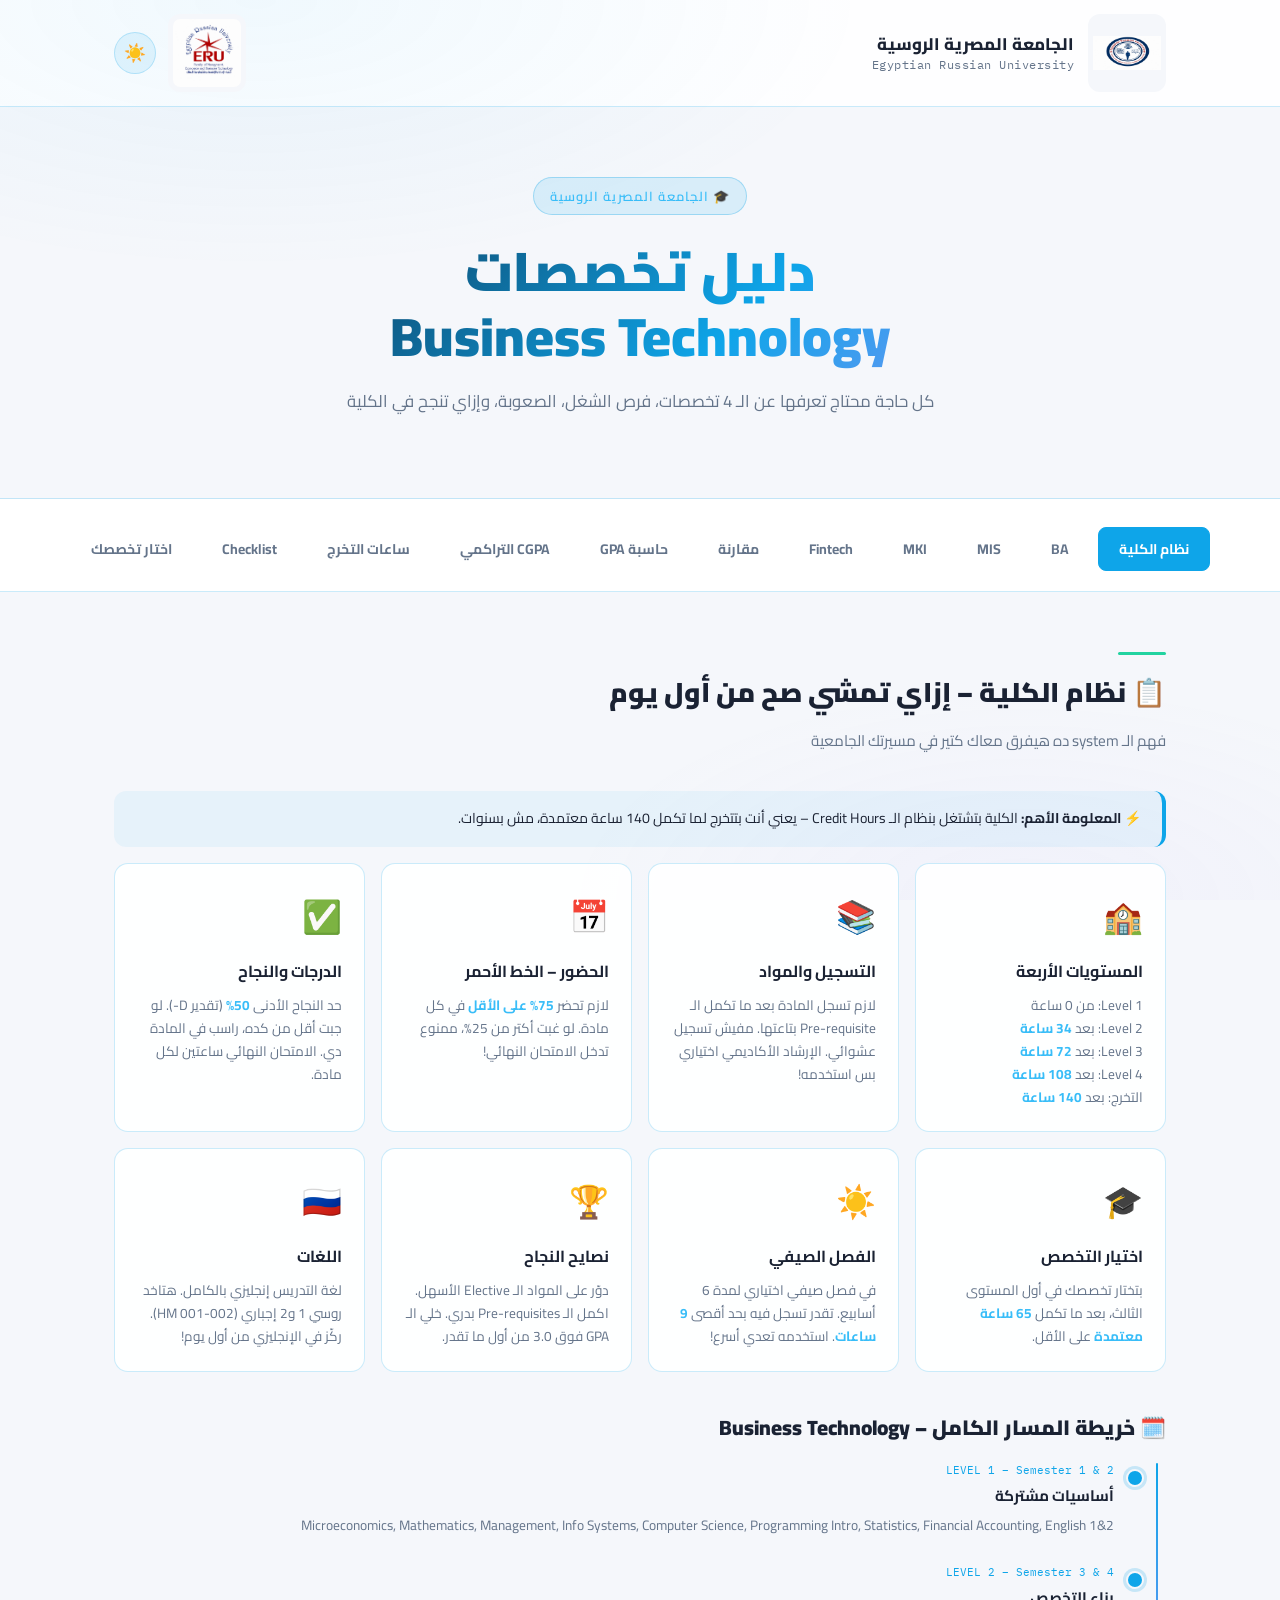
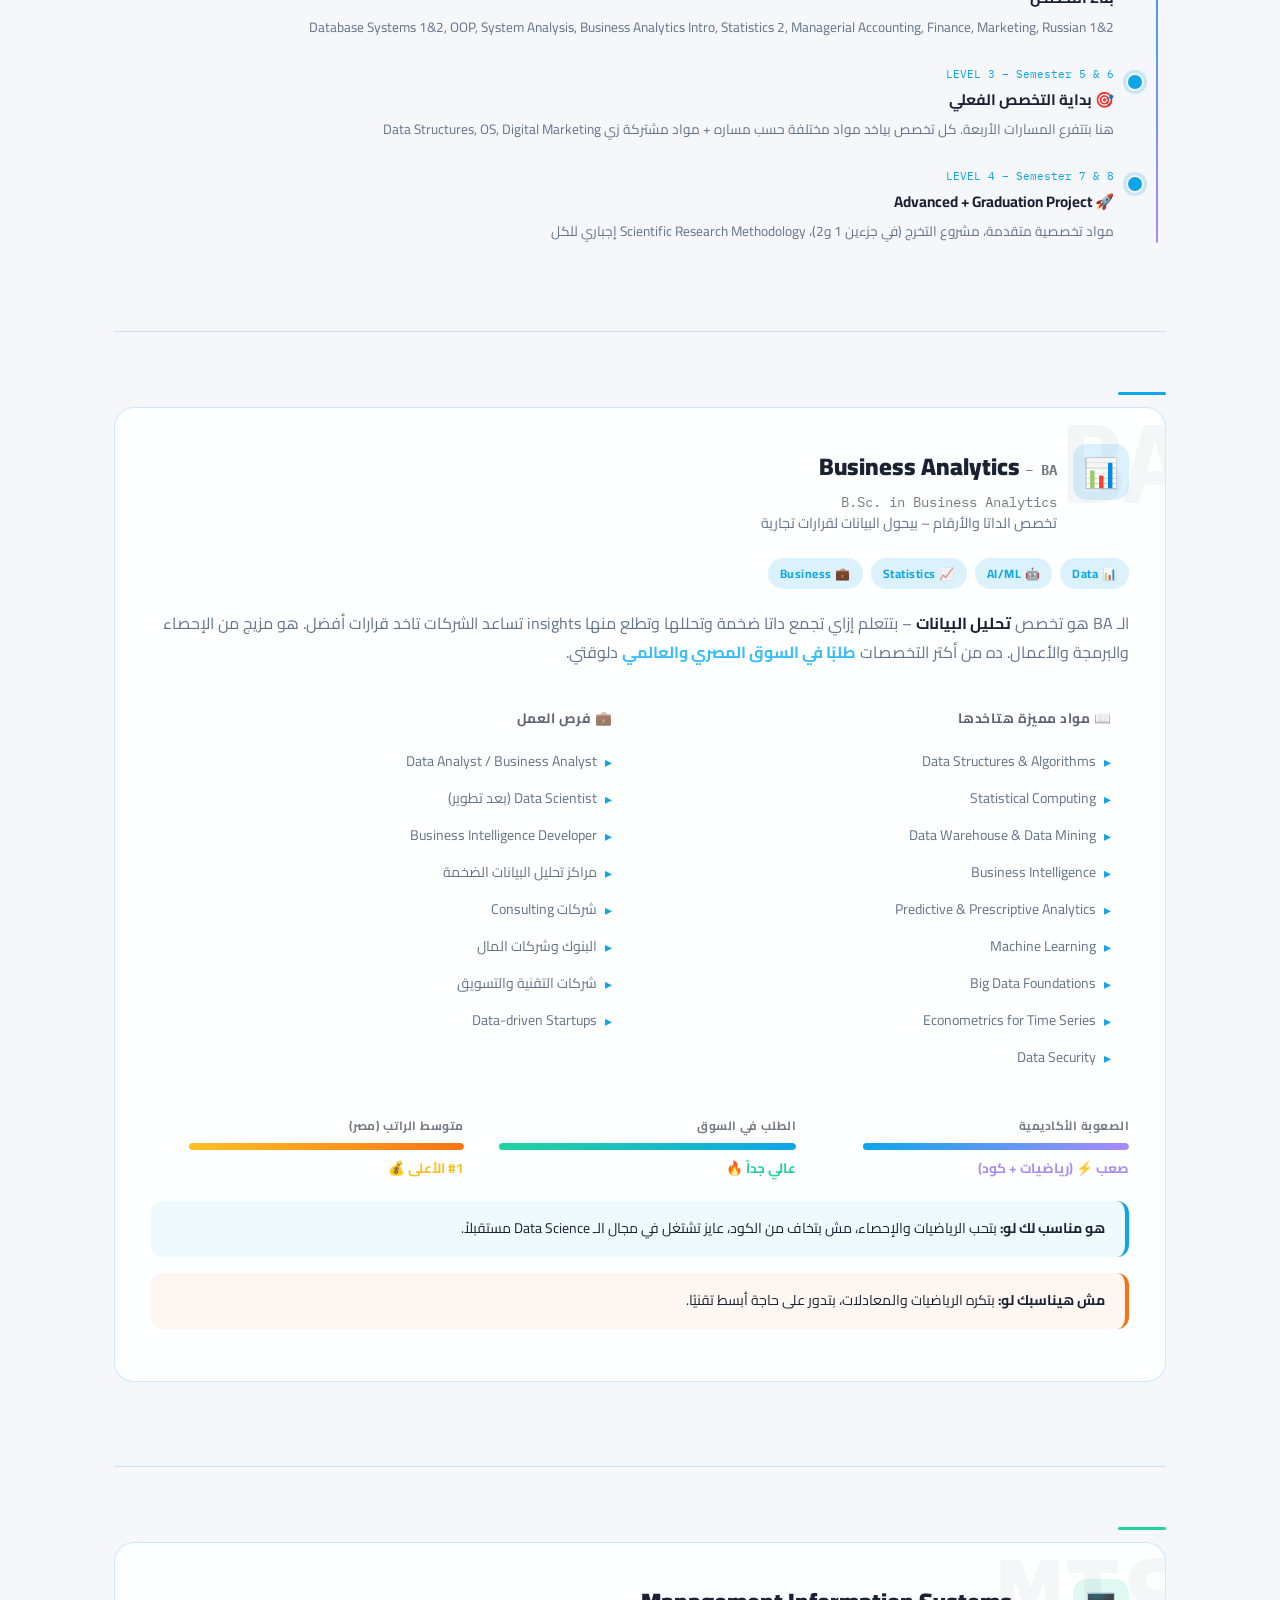
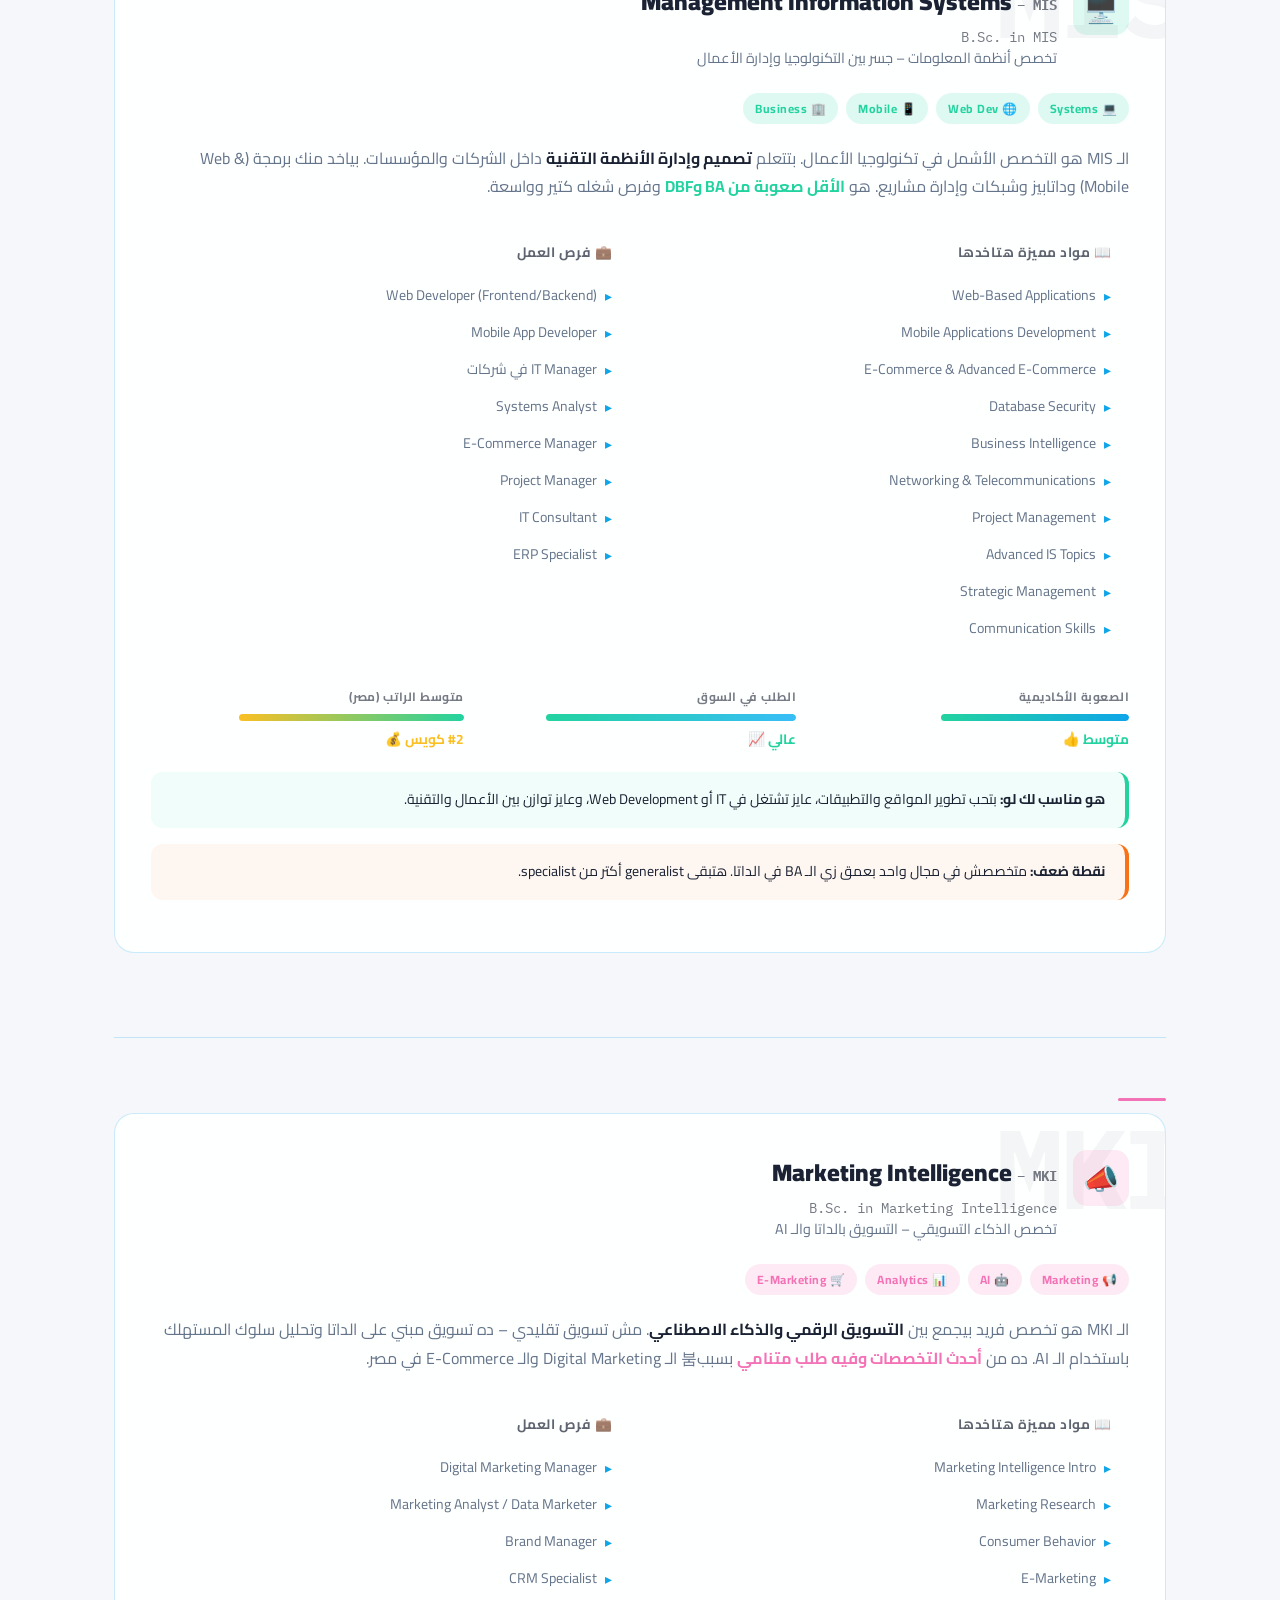
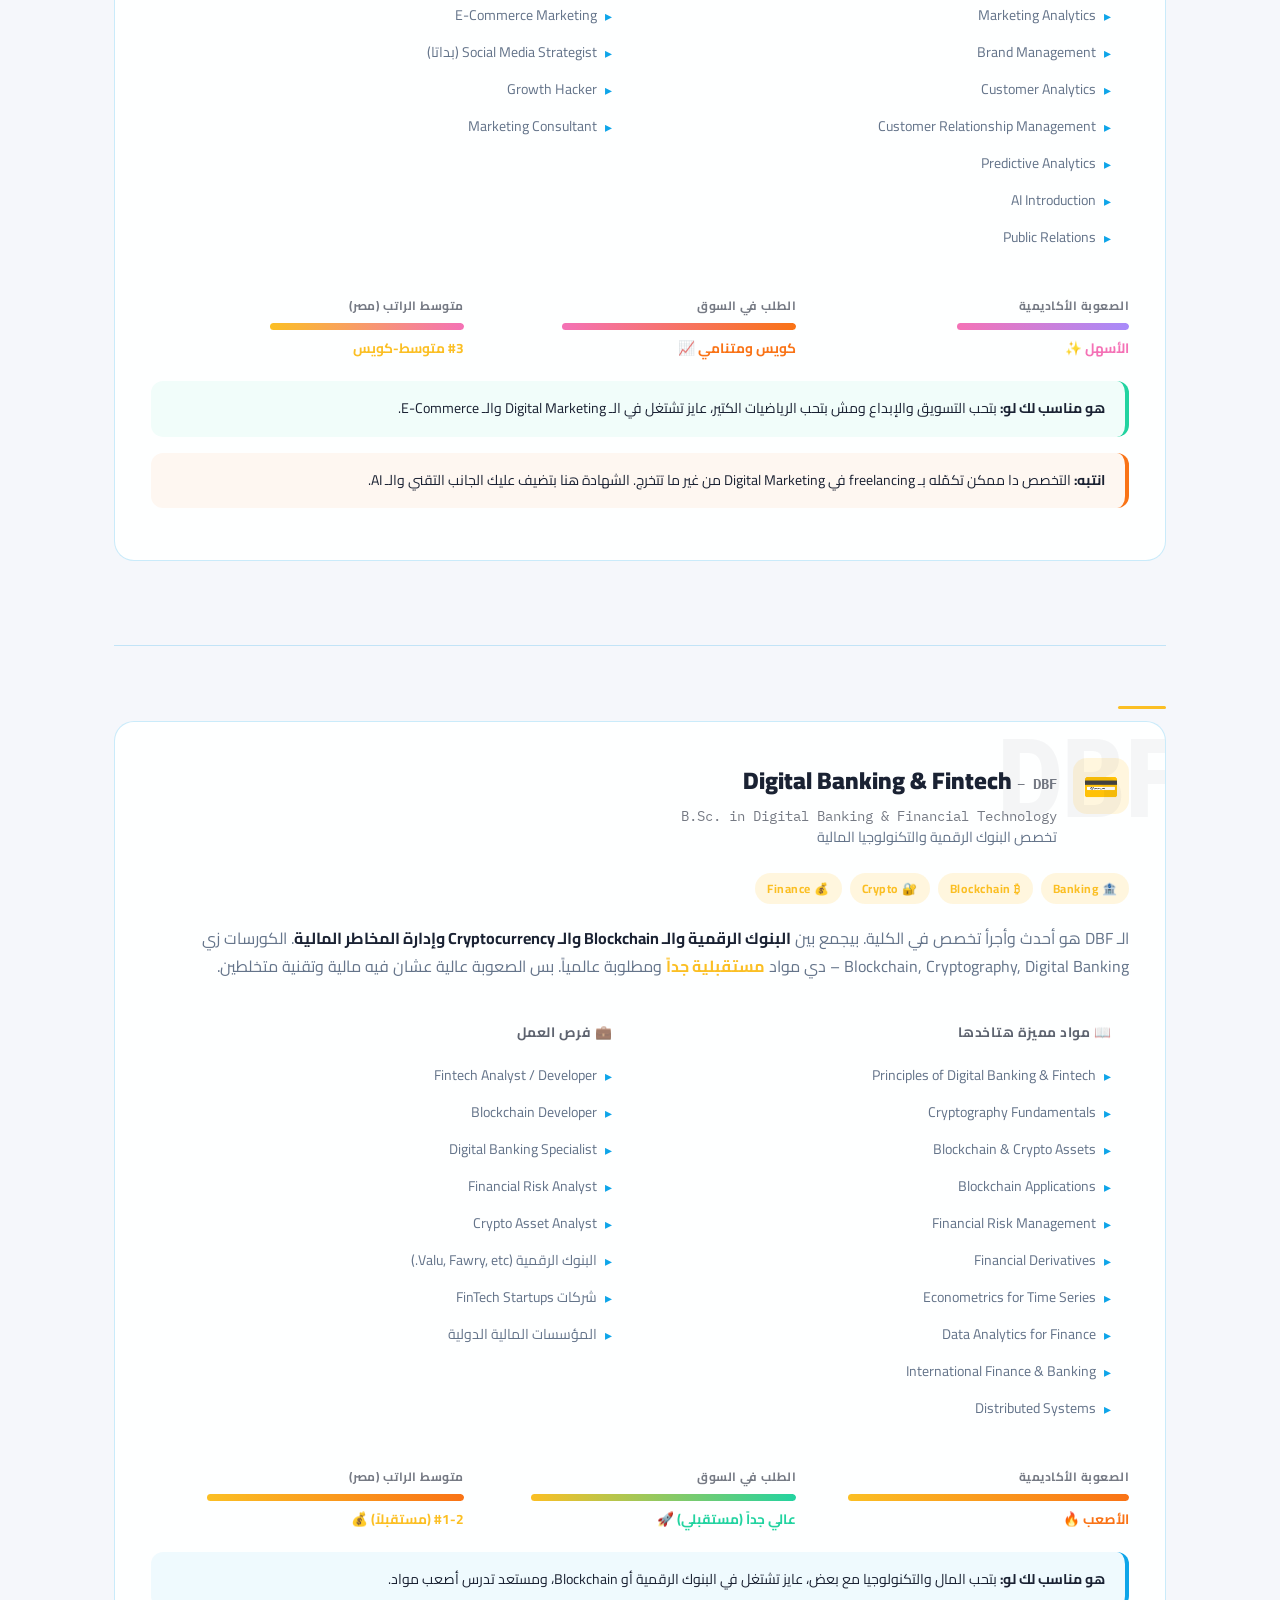
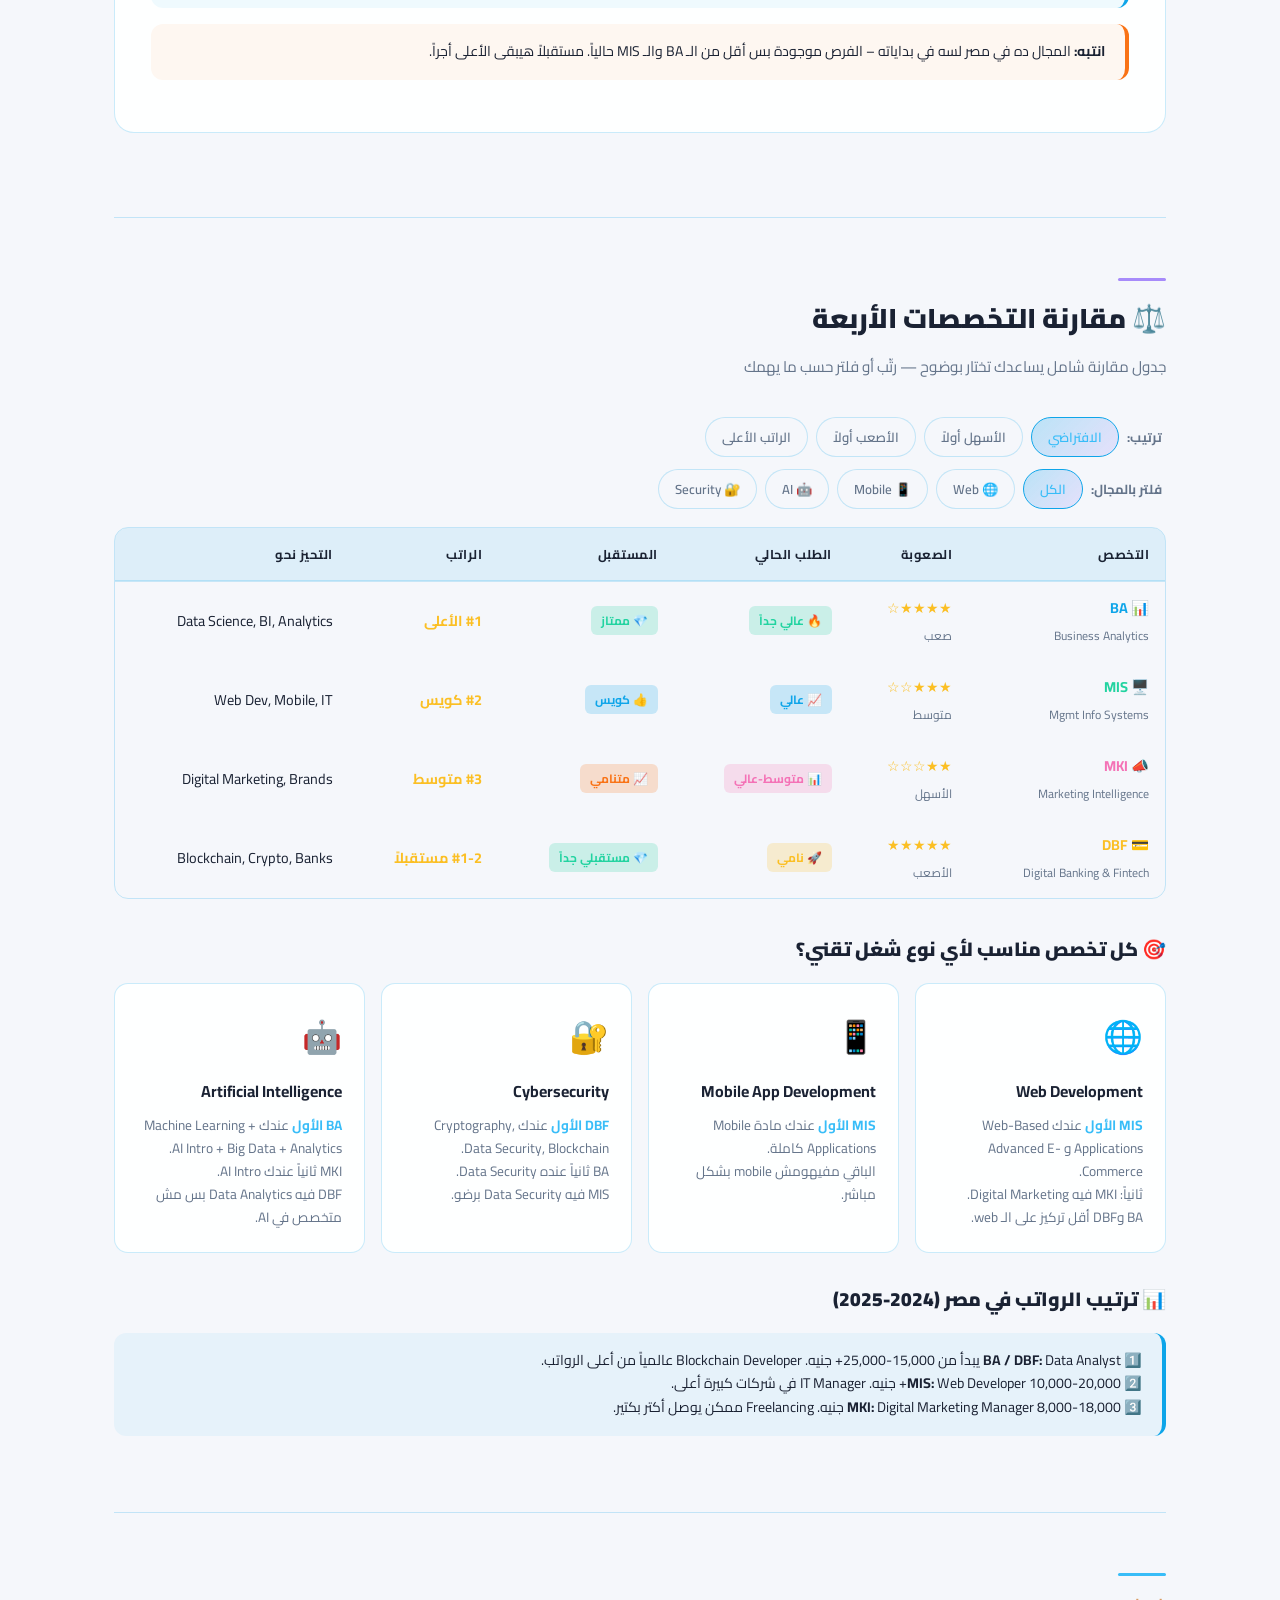
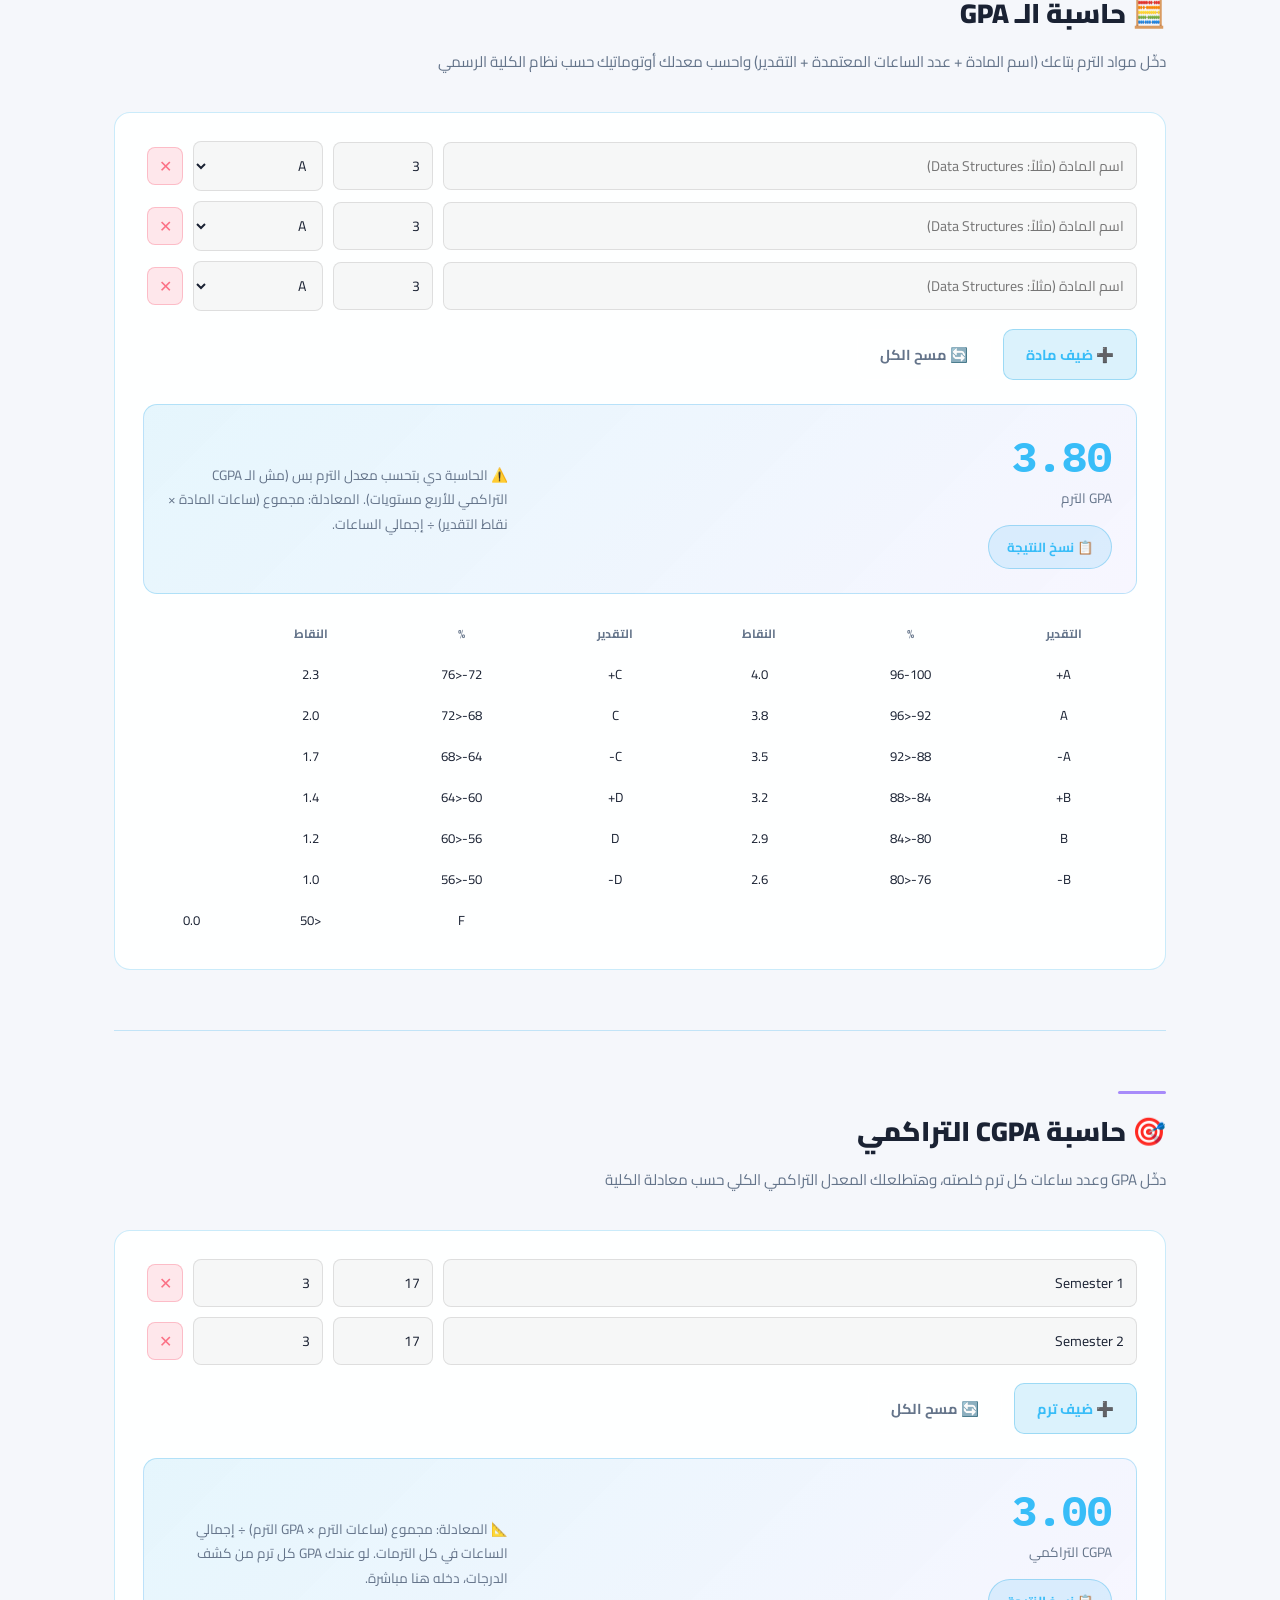
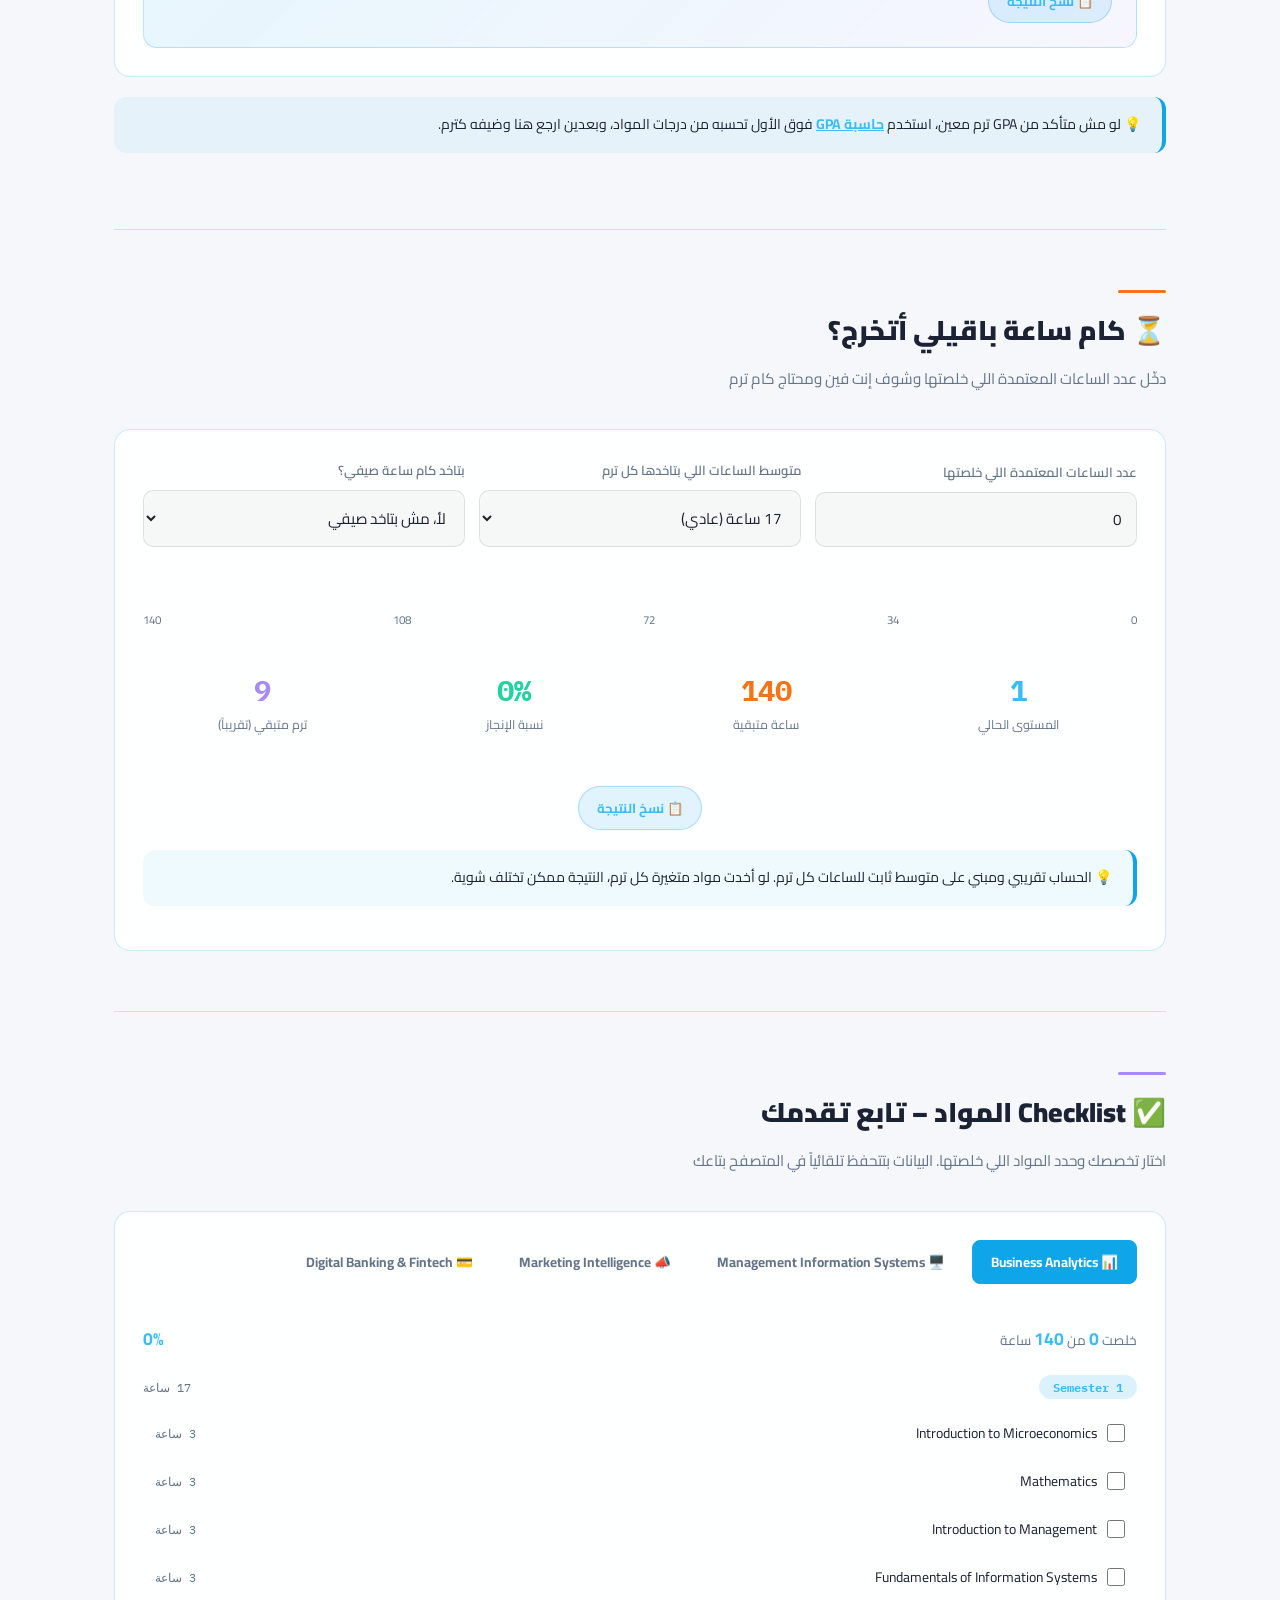
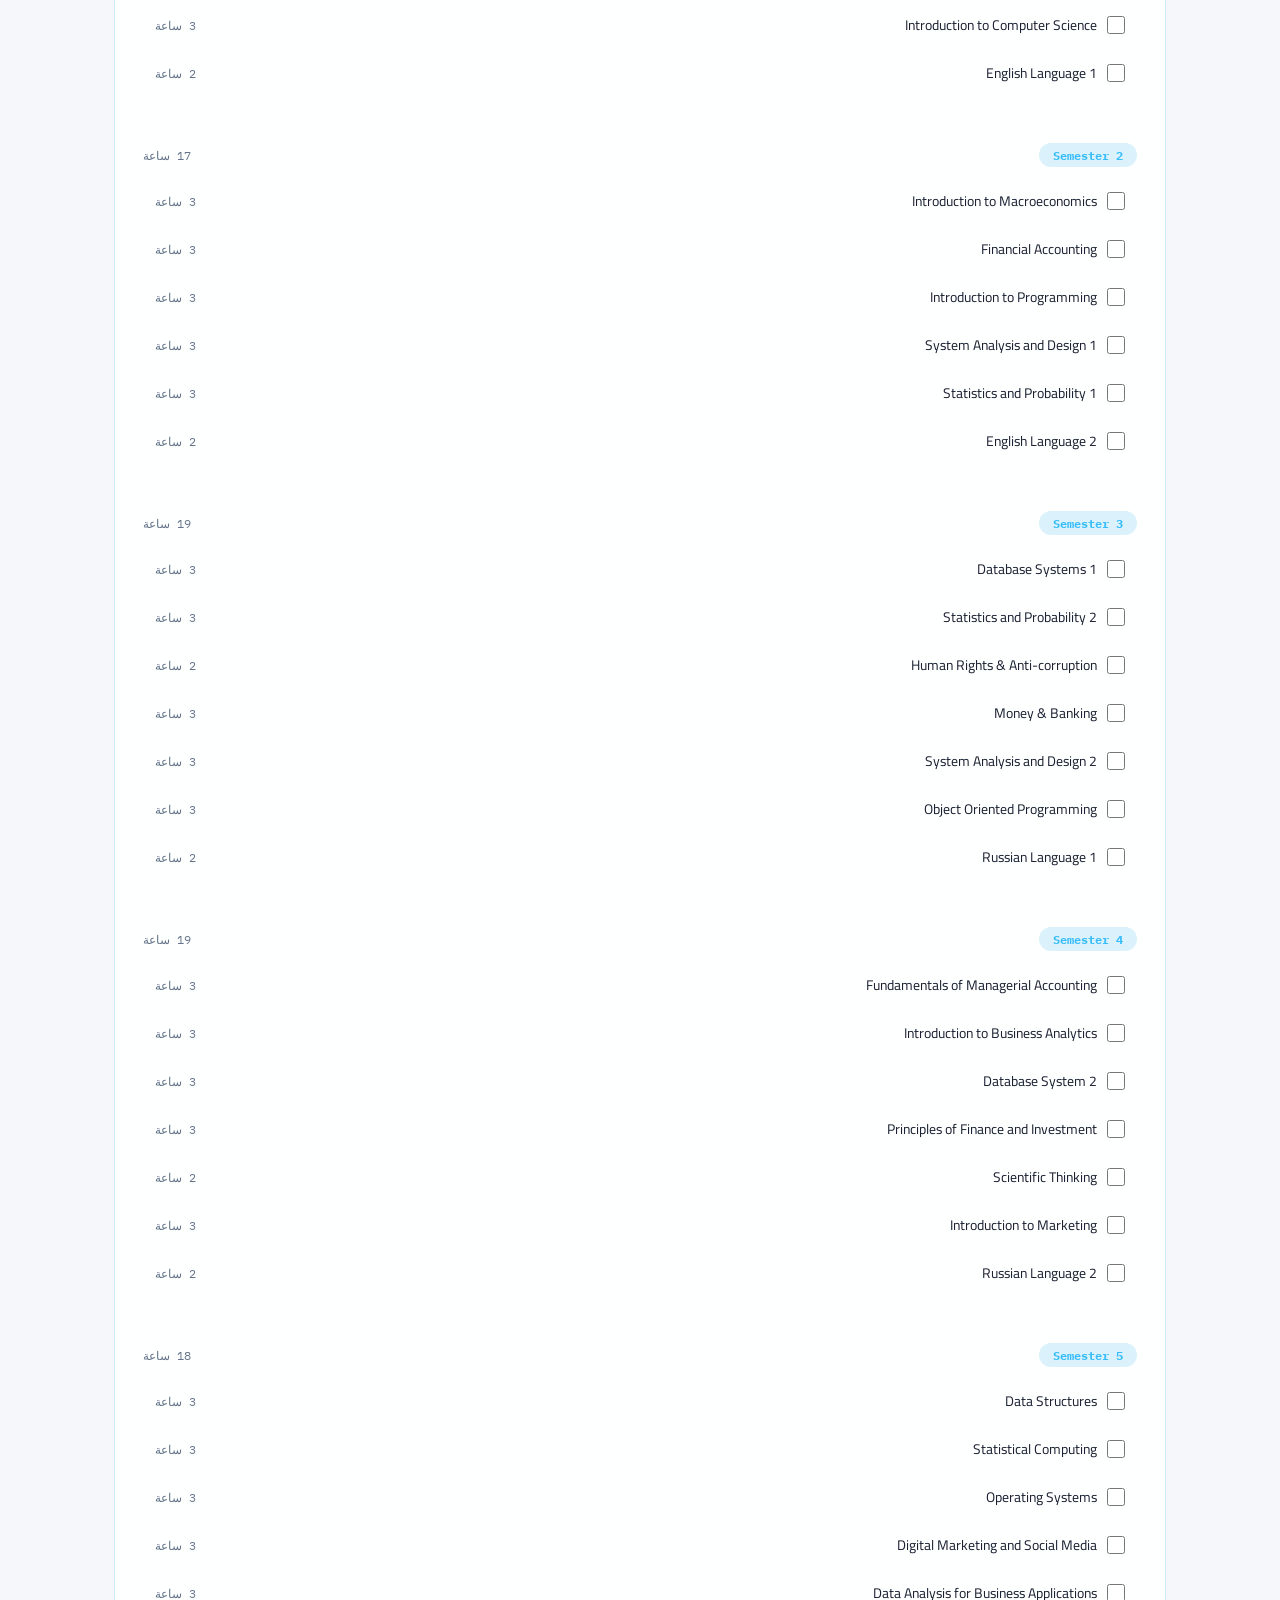
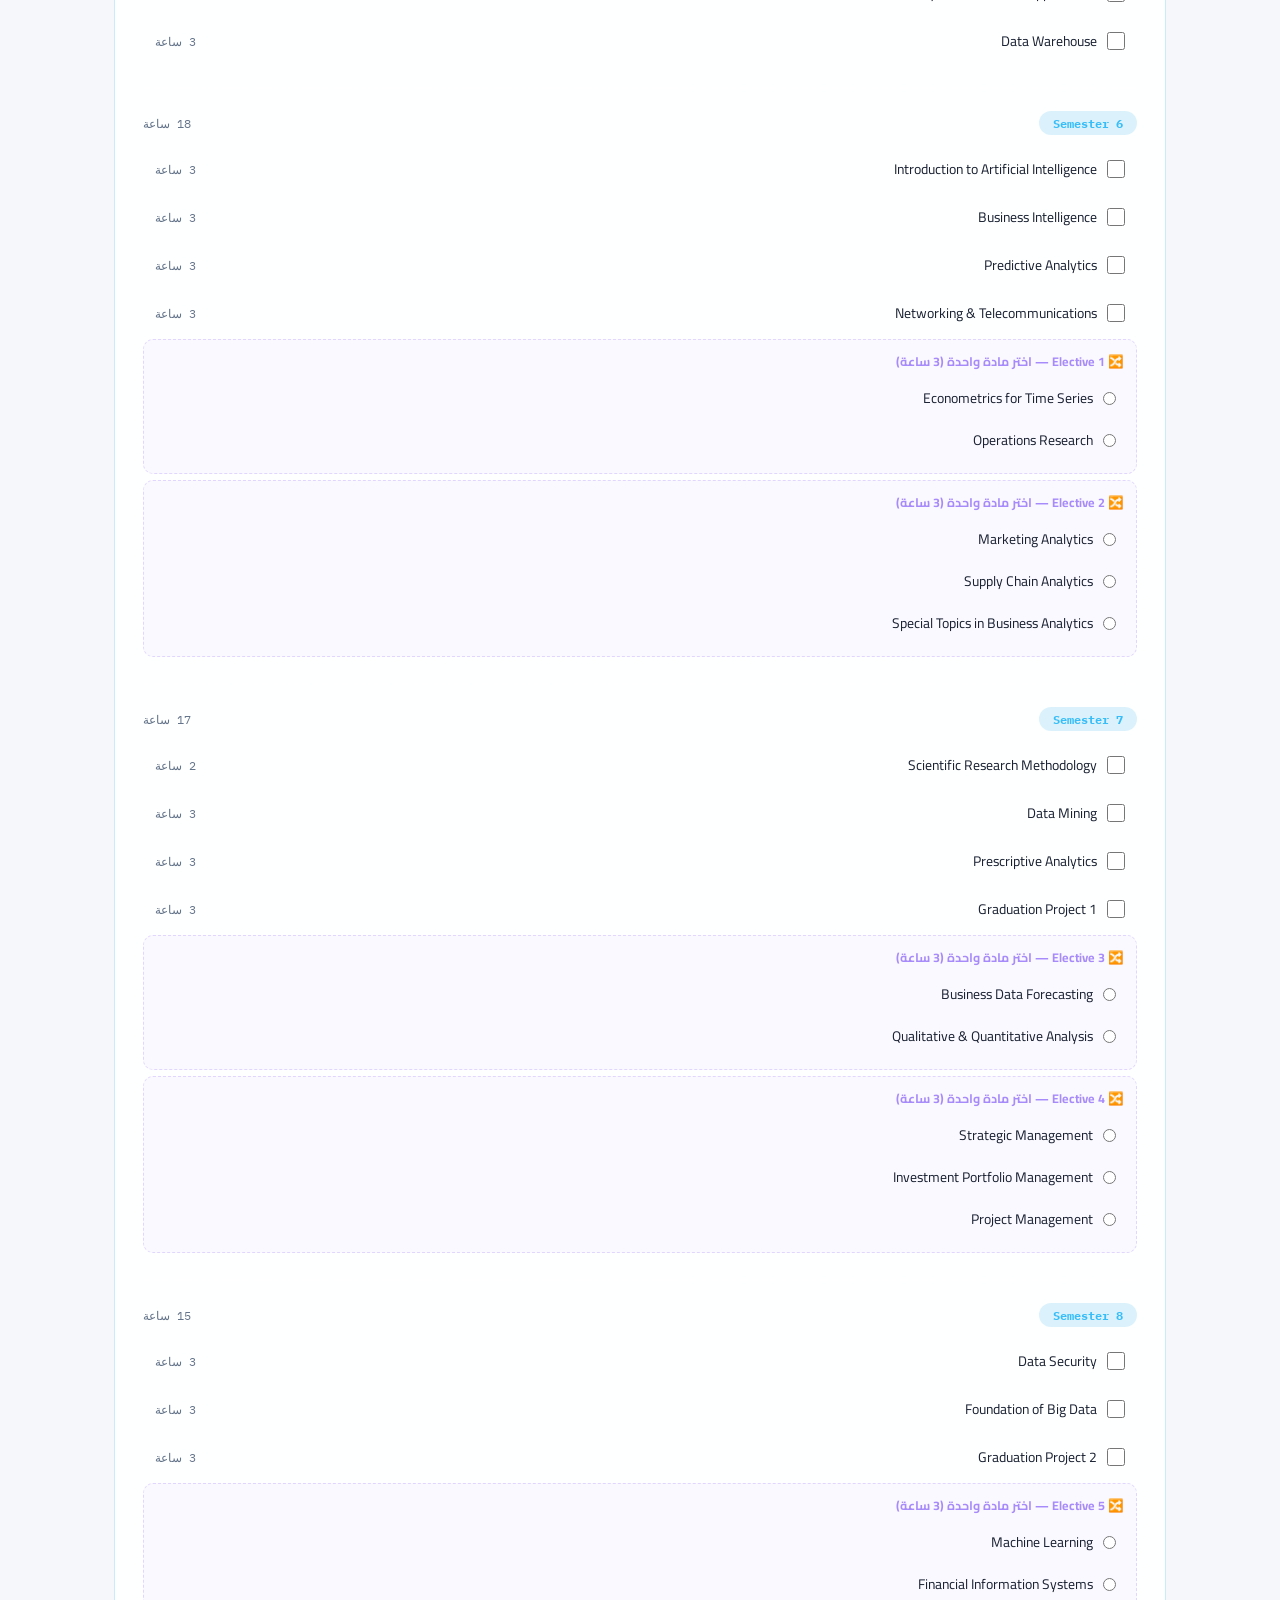
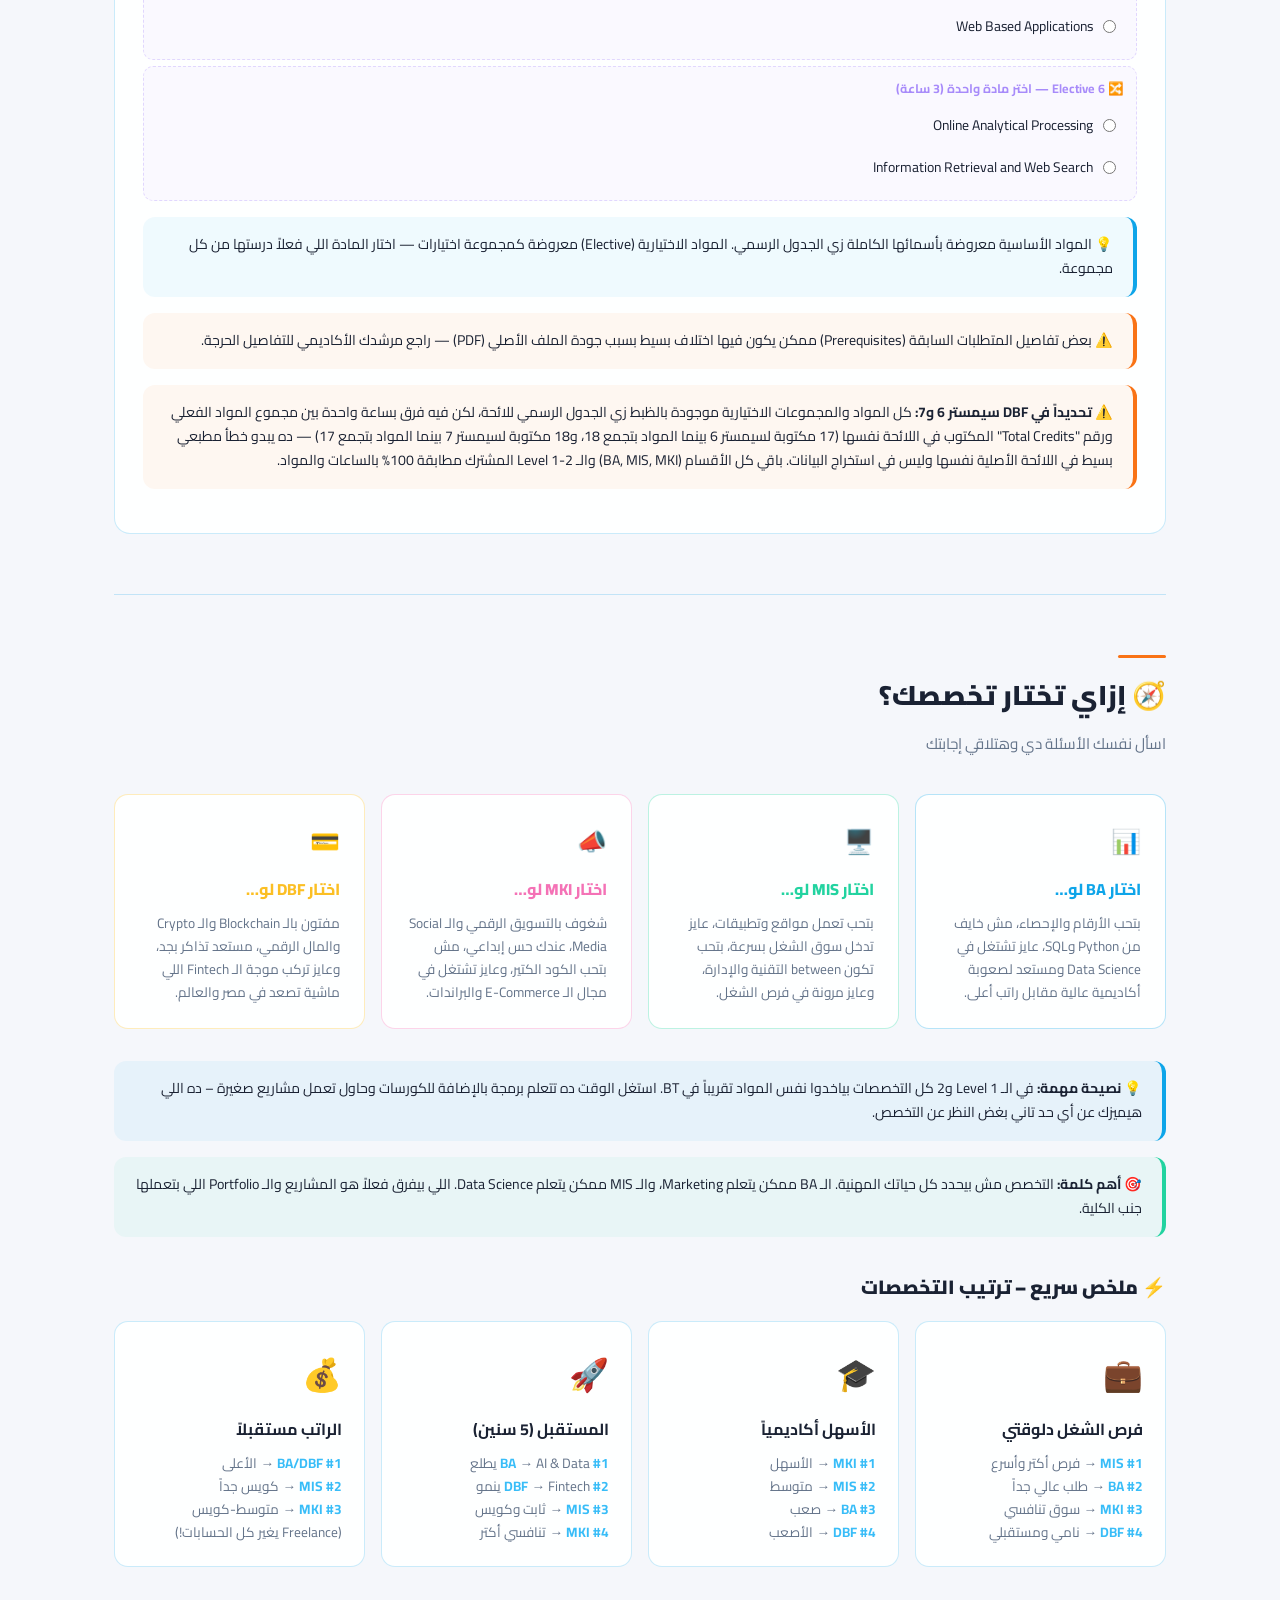
<file: index.html>
<!DOCTYPE html>
<html lang="ar" dir="rtl">
<head>
<meta charset="UTF-8">
<meta name="viewport" content="width=device-width, initial-scale=1.0">
<title>دليل تخصصات Business Technology – ERU</title>
<meta name="description" content="دليل تفاعلي لتخصصات كلية الإدارة والاقتصاد وتكنولوجيا الأعمال بالجامعة المصرية الروسية">

<!-- Favicon -->
<link rel="icon" href="assets/logo-faculty.png" type="image/png">
<link rel="apple-touch-icon" href="assets/logo-faculty.png">

<!-- Open Graph / Social Sharing -->
<!-- ⚠️ غيّر الروابط دي لرابط الموقع الحقيقي بعد الرفع على GitHub Pages -->
<meta property="og:type" content="website">
<meta property="og:title" content="دليل تخصصات Business Technology – ERU">
<meta property="og:description" content="كل حاجة محتاج تعرفها عن تخصصات BA / MIS / MKI / DBF، حاسبة GPA و CGPA، وحاسبة ساعات التخرج">
<meta property="og:image" content="https://moustafax7-dotcom.github.io/eru-bt-guide/assets/logo-university.png">
<meta property="og:url" content="https://moustafax7-dotcom.github.io/eru-bt-guide/">
<meta name="twitter:card" content="summary_large_image">
<meta name="twitter:title" content="دليل تخصصات Business Technology – ERU">
<meta name="twitter:description" content="كل حاجة محتاج تعرفها عن تخصصات BA / MIS / MKI / DBF، حاسبة GPA و CGPA، وحاسبة ساعات التخرج">
<meta name="twitter:image" content="https://moustafax7-dotcom.github.io/eru-bt-guide/assets/logo-university.png">

<link href="https://fonts.googleapis.com/css2?family=Cairo:wght@300;400;600;700;900&family=IBM+Plex+Mono:wght@400;600&display=swap" rel="stylesheet">
<link rel="stylesheet" href="css/style.css">
</head>
<body>

<!-- SITE HEADER / LOGOS -->
<header class="site-header">
  <div class="container header-inner">
    <div class="brand">
      <img src="assets/logo-university.png" alt="شعار الجامعة المصرية الروسية" class="brand-logo">
      <div class="brand-text">
        <span class="brand-title">الجامعة المصرية الروسية</span>
        <span class="brand-sub">Egyptian Russian University</span>
      </div>
    </div>
    <div class="header-right">
      <img src="assets/logo-faculty.png" alt="شعار كلية الإدارة والاقتصاد وتكنولوجيا الأعمال" class="brand-logo faculty-logo">
      <button id="themeToggle" class="theme-toggle" aria-label="تبديل الوضع الليلي/النهاري" title="تبديل الوضع الليلي/النهاري">🌙</button>
    </div>
  </div>
</header>

<!-- BACK TO TOP -->
<button id="backToTop" class="back-to-top" aria-label="رجوع لفوق" title="رجوع لفوق">⬆</button>


<!-- HERO -->
<div class="hero">
  <div class="container">
    <div class="badge">🎓 الجامعة المصرية الروسية</div>
    <h1>دليل تخصصات<br>Business Technology</h1>
    <p>كل حاجة محتاج تعرفها عن الـ 4 تخصصات، فرص الشغل، الصعوبة، وإزاي تنجح في الكلية</p>
  </div>
</div>

<!-- NAV -->
<nav class="nav-tabs">
  <a href="#system">نظام الكلية</a>
  <a href="#ba">BA</a>
  <a href="#mis">MIS</a>
  <a href="#mki">MKI</a>
  <a href="#dbf">Fintech</a>
  <a href="#compare">مقارنة</a>
  <a href="#gpa">حاسبة GPA</a>
  <a href="#cgpa">CGPA التراكمي</a>
  <a href="#hours">ساعات التخرج</a>
  <a href="#checklist">Checklist</a>
  <a href="#choose">اختار تخصصك</a>
</nav>

<div class="container">

<!-- ══════════════════════════════════════════ -->
<!-- SECTION 1: نظام الكلية -->
<!-- ══════════════════════════════════════════ -->
<section id="system" class="fade-section">
  <div class="divider" style="background:var(--green)"></div>
  <div class="section-title">📋 نظام الكلية – إزاي تمشي صح من أول يوم</div>
  <div class="section-sub">فهم الـ system ده هيفرق معاك كتير في مسيرتك الجامعية</div>

  <div class="alert alert-blue">
    ⚡ <strong>المعلومة الأهم:</strong> الكلية بتشتغل بنظام الـ Credit Hours – يعني أنت بتتخرج لما تكمل 140 ساعة معتمدة، مش بسنوات.
  </div>

  <div class="tip-grid">
    <div class="tip-card" style="animation-delay:0.05s">
      <div class="icon">🏫</div>
      <h4>المستويات الأربعة</h4>
      <p>
        Level 1: من 0 ساعة<br>
        Level 2: بعد <span class="highlight">34 ساعة</span><br>
        Level 3: بعد <span class="highlight">72 ساعة</span><br>
        Level 4: بعد <span class="highlight">108 ساعة</span><br>
        التخرج: بعد <span class="highlight">140 ساعة</span>
      </p>
    </div>
    <div class="tip-card" style="animation-delay:0.1s">
      <div class="icon">📚</div>
      <h4>التسجيل والمواد</h4>
      <p>لازم تسجل المادة بعد ما تكمل الـ Pre-requisite بتاعتها. مفيش تسجيل عشوائي. الإرشاد الأكاديمي اختياري بس استخدمه!</p>
    </div>
    <div class="tip-card" style="animation-delay:0.15s">
      <div class="icon">📅</div>
      <h4>الحضور – الخط الأحمر</h4>
      <p>لازم تحضر <span class="highlight">75% على الأقل</span> في كل مادة. لو غبت أكتر من 25%، ممنوع تدخل الامتحان النهائي!</p>
    </div>
    <div class="tip-card" style="animation-delay:0.2s">
      <div class="icon">✅</div>
      <h4>الدرجات والنجاح</h4>
      <p>حد النجاح الأدنى <span class="highlight">50%</span> (تقدير D-). لو جبت أقل من كده، راسب في المادة دي. الامتحان النهائي ساعتين لكل مادة.</p>
    </div>
    <div class="tip-card" style="animation-delay:0.25s">
      <div class="icon">🎓</div>
      <h4>اختيار التخصص</h4>
      <p>بتختار تخصصك في أول المستوى الثالث، بعد ما تكمل <span class="highlight">65 ساعة معتمدة</span> على الأقل.</p>
    </div>
    <div class="tip-card" style="animation-delay:0.3s">
      <div class="icon">☀️</div>
      <h4>الفصل الصيفي</h4>
      <p>في فصل صيفي اختياري لمدة 6 أسابيع. تقدر تسجل فيه بحد أقصى <span class="highlight">9 ساعات</span>. استخدمه تعدي أسرع!</p>
    </div>
    <div class="tip-card" style="animation-delay:0.35s">
      <div class="icon">🏆</div>
      <h4>نصايح النجاح</h4>
      <p>دوّر على المواد الـ Elective الأسهل. اكمل الـ Pre-requisites بدري. خلي الـ GPA فوق 3.0 من أول ما تقدر.</p>
    </div>
    <div class="tip-card" style="animation-delay:0.4s">
      <div class="icon">🇷🇺</div>
      <h4>اللغات</h4>
      <p>لغة التدريس إنجليزي بالكامل. هتاخد روسي 1 و2 إجباري (HM 001-002). ركّز في الإنجليزي من أول يوم!</p>
    </div>
  </div>

  <div style="margin-top:36px">
    <div class="section-title" style="font-size:1.3rem; margin-bottom:16px">🗓️ خريطة المسار الكامل – Business Technology</div>
    <div class="timeline">
      <div class="t-item">
        <div class="t-sem">LEVEL 1 – Semester 1 & 2</div>
        <h5>أساسيات مشتركة</h5>
        <p>Microeconomics, Mathematics, Management, Info Systems, Computer Science, Programming Intro, Statistics, Financial Accounting, English 1&2</p>
      </div>
      <div class="t-item">
        <div class="t-sem">LEVEL 2 – Semester 3 & 4</div>
        <h5>بناء التخصص</h5>
        <p>Database Systems 1&2, OOP, System Analysis, Business Analytics Intro, Statistics 2, Managerial Accounting, Finance, Marketing, Russian 1&2</p>
      </div>
      <div class="t-item">
        <div class="t-sem">LEVEL 3 – Semester 5 & 6</div>
        <h5>🎯 بداية التخصص الفعلي</h5>
        <p>هنا بتتفرع المسارات الأربعة. كل تخصص بياخد مواد مختلفة حسب مساره + مواد مشتركة زي Data Structures, OS, Digital Marketing</p>
      </div>
      <div class="t-item">
        <div class="t-sem">LEVEL 4 – Semester 7 & 8</div>
        <h5>🚀 Advanced + Graduation Project</h5>
        <p>مواد تخصصية متقدمة، مشروع التخرج (في جزءين 1 و2)، Scientific Research Methodology إجباري للكل</p>
      </div>
    </div>
  </div>
</section>


<!-- ══════════════════════════════════════════ -->
<!-- SECTION 2: BA -->
<!-- ══════════════════════════════════════════ -->
<section id="ba" class="fade-section">
  <div class="divider" style="background:var(--blue)"></div>
  <div class="spec-hero" data-code="BA">
    <div class="spec-header">
      <div class="spec-icon" style="background:rgba(14,165,233,0.15); color:var(--blue)">📊</div>
      <div>
        <h3>Business Analytics <span class="en">– BA</span></h3>
        <div class="en">B.Sc. in Business Analytics</div>
        <div class="tagline">تخصص الداتا والأرقام – بيحول البيانات لقرارات تجارية</div>
      </div>
    </div>

    <div class="spec-tags">
      <span class="tag" style="background:rgba(14,165,233,0.15); color:var(--blue)">📊 Data</span>
      <span class="tag" style="background:rgba(14,165,233,0.15); color:var(--blue)">🤖 AI/ML</span>
      <span class="tag" style="background:rgba(14,165,233,0.15); color:var(--blue)">📈 Statistics</span>
      <span class="tag" style="background:rgba(14,165,233,0.15); color:var(--blue)">💼 Business</span>
    </div>

    <p style="color:var(--muted); line-height:1.8; margin-bottom:20px">
      الـ BA هو تخصص <strong style="color:var(--text)">تحليل البيانات</strong> – بتتعلم إزاي تجمع داتا ضخمة وتحللها وتطلع منها insights تساعد الشركات تاخد قرارات أفضل. هو مزيج من الإحصاء والبرمجة والأعمال. ده من أكتر التخصصات <strong style="color:var(--blue2)">طلبًا في السوق المصري والعالمي</strong> دلوقتي.
    </p>

    <div class="two-col">
      <div class="info-box">
        <h5>📖 مواد مميزة هتاخدها</h5>
        <ul>
          <li>Data Structures & Algorithms</li>
          <li>Statistical Computing</li>
          <li>Data Warehouse & Data Mining</li>
          <li>Business Intelligence</li>
          <li>Predictive & Prescriptive Analytics</li>
          <li>Machine Learning</li>
          <li>Big Data Foundations</li>
          <li>Econometrics for Time Series</li>
          <li>Data Security</li>
        </ul>
      </div>
      <div class="info-box">
        <h5>💼 فرص العمل</h5>
        <ul>
          <li>Data Analyst / Business Analyst</li>
          <li>Data Scientist (بعد تطوير)</li>
          <li>Business Intelligence Developer</li>
          <li>مراكز تحليل البيانات الضخمة</li>
          <li>شركات Consulting</li>
          <li>البنوك وشركات المال</li>
          <li>شركات التقنية والتسويق</li>
          <li>Data-driven Startups</li>
        </ul>
      </div>
    </div>

    <div class="meta-row">
      <div class="meta-item">
        <div class="meta-label">الصعوبة الأكاديمية</div>
        <div class="bar-track"><div class="bar-fill" style="width:85%; background:linear-gradient(90deg, var(--blue), var(--purple))"></div></div>
        <div class="meta-val" style="color:var(--purple)">صعب ⚡ (رياضيات + كود)</div>
      </div>
      <div class="meta-item">
        <div class="meta-label">الطلب في السوق</div>
        <div class="bar-track"><div class="bar-fill" style="width:95%; background:linear-gradient(90deg, var(--green), var(--blue))"></div></div>
        <div class="meta-val" style="color:var(--green)">عالي جداً 🔥</div>
      </div>
      <div class="meta-item">
        <div class="meta-label">متوسط الراتب (مصر)</div>
        <div class="bar-track"><div class="bar-fill" style="width:88%; background:linear-gradient(90deg, var(--yellow), var(--orange))"></div></div>
        <div class="meta-val" style="color:var(--yellow)">#1 الأعلى 💰</div>
      </div>
    </div>

    <div class="alert alert-blue" style="margin-top:20px">
      <strong>هو مناسب لك لو:</strong> بتحب الرياضيات والإحصاء، مش بتخاف من الكود، عايز تشتغل في مجال الـ Data Science مستقبلاً.
    </div>
    <div class="alert alert-orange" style="margin-top:8px">
      <strong>مش هيناسبك لو:</strong> بتكره الرياضيات والمعادلات، بتدور على حاجة أبسط تقنيًا.
    </div>
  </div>
</section>


<!-- ══════════════════════════════════════════ -->
<!-- SECTION 3: MIS -->
<!-- ══════════════════════════════════════════ -->
<section id="mis" class="fade-section">
  <div class="divider" style="background:var(--green)"></div>
  <div class="spec-hero" data-code="MIS">
    <div class="spec-header">
      <div class="spec-icon" style="background:rgba(34,211,160,0.15); color:var(--green)">🖥️</div>
      <div>
        <h3>Management Information Systems <span class="en">– MIS</span></h3>
        <div class="en">B.Sc. in MIS</div>
        <div class="tagline">تخصص أنظمة المعلومات – جسر بين التكنولوجيا وإدارة الأعمال</div>
      </div>
    </div>

    <div class="spec-tags">
      <span class="tag" style="background:rgba(34,211,160,0.15); color:var(--green)">💻 Systems</span>
      <span class="tag" style="background:rgba(34,211,160,0.15); color:var(--green)">🌐 Web Dev</span>
      <span class="tag" style="background:rgba(34,211,160,0.15); color:var(--green)">📱 Mobile</span>
      <span class="tag" style="background:rgba(34,211,160,0.15); color:var(--green)">🏢 Business</span>
    </div>

    <p style="color:var(--muted); line-height:1.8; margin-bottom:20px">
      الـ MIS هو التخصص الأشمل في تكنولوجيا الأعمال. بتتعلم <strong style="color:var(--text)">تصميم وإدارة الأنظمة التقنية</strong> داخل الشركات والمؤسسات. بياخد منك برمجة (Web & Mobile) وداتابيز وشبكات وإدارة مشاريع. هو <strong style="color:var(--green)">الأقل صعوبة من BA وDBF</strong> وفرص شغله كتير وواسعة.
    </p>

    <div class="two-col">
      <div class="info-box">
        <h5>📖 مواد مميزة هتاخدها</h5>
        <ul>
          <li>Web-Based Applications</li>
          <li>Mobile Applications Development</li>
          <li>E-Commerce & Advanced E-Commerce</li>
          <li>Database Security</li>
          <li>Business Intelligence</li>
          <li>Networking & Telecommunications</li>
          <li>Project Management</li>
          <li>Advanced IS Topics</li>
          <li>Strategic Management</li>
          <li>Communication Skills</li>
        </ul>
      </div>
      <div class="info-box">
        <h5>💼 فرص العمل</h5>
        <ul>
          <li>Web Developer (Frontend/Backend)</li>
          <li>Mobile App Developer</li>
          <li>IT Manager في شركات</li>
          <li>Systems Analyst</li>
          <li>E-Commerce Manager</li>
          <li>Project Manager</li>
          <li>IT Consultant</li>
          <li>ERP Specialist</li>
        </ul>
      </div>
    </div>

    <div class="meta-row">
      <div class="meta-item">
        <div class="meta-label">الصعوبة الأكاديمية</div>
        <div class="bar-track"><div class="bar-fill" style="width:60%; background:linear-gradient(90deg, var(--green), var(--blue))"></div></div>
        <div class="meta-val" style="color:var(--green)">متوسط 👍</div>
      </div>
      <div class="meta-item">
        <div class="meta-label">الطلب في السوق</div>
        <div class="bar-track"><div class="bar-fill" style="width:80%; background:linear-gradient(90deg, var(--green), var(--blue2))"></div></div>
        <div class="meta-val" style="color:var(--green)">عالي 📈</div>
      </div>
      <div class="meta-item">
        <div class="meta-label">متوسط الراتب (مصر)</div>
        <div class="bar-track"><div class="bar-fill" style="width:72%; background:linear-gradient(90deg, var(--yellow), var(--green))"></div></div>
        <div class="meta-val" style="color:var(--yellow)">#2 كويس 💰</div>
      </div>
    </div>

    <div class="alert alert-green" style="margin-top:20px">
      <strong>هو مناسب لك لو:</strong> بتحب تطوير المواقع والتطبيقات، عايز تشتغل في IT أو Web Development، وعايز توازن بين الأعمال والتقنية.
    </div>
    <div class="alert alert-orange" style="margin-top:8px">
      <strong>نقطة ضعف:</strong> متخصصش في مجال واحد بعمق زي الـ BA في الداتا. هتبقى generalist أكتر من specialist.
    </div>
  </div>
</section>


<!-- ══════════════════════════════════════════ -->
<!-- SECTION 4: MKI -->
<!-- ══════════════════════════════════════════ -->
<section id="mki" class="fade-section">
  <div class="divider" style="background:var(--pink)"></div>
  <div class="spec-hero" data-code="MKI">
    <div class="spec-header">
      <div class="spec-icon" style="background:rgba(244,114,182,0.15); color:var(--pink)">📣</div>
      <div>
        <h3>Marketing Intelligence <span class="en">– MKI</span></h3>
        <div class="en">B.Sc. in Marketing Intelligence</div>
        <div class="tagline">تخصص الذكاء التسويقي – التسويق بالداتا والـ AI</div>
      </div>
    </div>

    <div class="spec-tags">
      <span class="tag" style="background:rgba(244,114,182,0.15); color:var(--pink)">📢 Marketing</span>
      <span class="tag" style="background:rgba(244,114,182,0.15); color:var(--pink)">🤖 AI</span>
      <span class="tag" style="background:rgba(244,114,182,0.15); color:var(--pink)">📊 Analytics</span>
      <span class="tag" style="background:rgba(244,114,182,0.15); color:var(--pink)">🛒 E-Marketing</span>
    </div>

    <p style="color:var(--muted); line-height:1.8; margin-bottom:20px">
      الـ MKI هو تخصص فريد بيجمع بين <strong style="color:var(--text)">التسويق الرقمي والذكاء الاصطناعي</strong>. مش تسويق تقليدي – ده تسويق مبني على الداتا وتحليل سلوك المستهلك باستخدام الـ AI. ده من <strong style="color:var(--pink)">أحدث التخصصات وفيه طلب متنامي</strong> بسبب붐 الـ Digital Marketing والـ E-Commerce في مصر.
    </p>

    <div class="two-col">
      <div class="info-box">
        <h5>📖 مواد مميزة هتاخدها</h5>
        <ul>
          <li>Marketing Intelligence Intro</li>
          <li>Marketing Research</li>
          <li>Consumer Behavior</li>
          <li>E-Marketing</li>
          <li>Marketing Analytics</li>
          <li>Brand Management</li>
          <li>Customer Analytics</li>
          <li>Customer Relationship Management</li>
          <li>Predictive Analytics</li>
          <li>AI Introduction</li>
          <li>Public Relations</li>
        </ul>
      </div>
      <div class="info-box">
        <h5>💼 فرص العمل</h5>
        <ul>
          <li>Digital Marketing Manager</li>
          <li>Marketing Analyst / Data Marketer</li>
          <li>Brand Manager</li>
          <li>CRM Specialist</li>
          <li>E-Commerce Marketing</li>
          <li>Social Media Strategist (بداتا)</li>
          <li>Growth Hacker</li>
          <li>Marketing Consultant</li>
        </ul>
      </div>
    </div>

    <div class="meta-row">
      <div class="meta-item">
        <div class="meta-label">الصعوبة الأكاديمية</div>
        <div class="bar-track"><div class="bar-fill" style="width:55%; background:linear-gradient(90deg, var(--pink), var(--purple))"></div></div>
        <div class="meta-val" style="color:var(--pink)">الأسهل ✨</div>
      </div>
      <div class="meta-item">
        <div class="meta-label">الطلب في السوق</div>
        <div class="bar-track"><div class="bar-fill" style="width:75%; background:linear-gradient(90deg, var(--pink), var(--orange))"></div></div>
        <div class="meta-val" style="color:var(--orange)">كويس ومتنامي 📈</div>
      </div>
      <div class="meta-item">
        <div class="meta-label">متوسط الراتب (مصر)</div>
        <div class="bar-track"><div class="bar-fill" style="width:62%; background:linear-gradient(90deg, var(--yellow), var(--pink))"></div></div>
        <div class="meta-val" style="color:var(--yellow)">#3 متوسط-كويس</div>
      </div>
    </div>

    <div class="alert alert-green" style="margin-top:20px">
      <strong>هو مناسب لك لو:</strong> بتحب التسويق والإبداع ومش بتحب الرياضيات الكتير، عايز تشتغل في الـ Digital Marketing والـ E-Commerce.
    </div>
    <div class="alert alert-orange" style="margin-top:8px">
      <strong>انتبه:</strong> التخصص دا ممكن تكمّله بـ freelancing في Digital Marketing من غير ما تتخرج. الشهادة هنا بتضيف عليك الجانب التقني والـ AI.
    </div>
  </div>
</section>


<!-- ══════════════════════════════════════════ -->
<!-- SECTION 5: DBF / Fintech -->
<!-- ══════════════════════════════════════════ -->
<section id="dbf" class="fade-section">
  <div class="divider" style="background:var(--yellow)"></div>
  <div class="spec-hero" data-code="DBF">
    <div class="spec-header">
      <div class="spec-icon" style="background:rgba(251,191,36,0.15); color:var(--yellow)">💳</div>
      <div>
        <h3>Digital Banking & Fintech <span class="en">– DBF</span></h3>
        <div class="en">B.Sc. in Digital Banking & Financial Technology</div>
        <div class="tagline">تخصص البنوك الرقمية والتكنولوجيا المالية</div>
      </div>
    </div>

    <div class="spec-tags">
      <span class="tag" style="background:rgba(251,191,36,0.15); color:var(--yellow)">🏦 Banking</span>
      <span class="tag" style="background:rgba(251,191,36,0.15); color:var(--yellow)">₿ Blockchain</span>
      <span class="tag" style="background:rgba(251,191,36,0.15); color:var(--yellow)">🔐 Crypto</span>
      <span class="tag" style="background:rgba(251,191,36,0.15); color:var(--yellow)">💰 Finance</span>
    </div>

    <p style="color:var(--muted); line-height:1.8; margin-bottom:20px">
      الـ DBF هو أحدث وأجرأ تخصص في الكلية. بيجمع بين <strong style="color:var(--text)">البنوك الرقمية والـ Blockchain والـ Cryptocurrency وإدارة المخاطر المالية</strong>. الكورسات زي Blockchain, Cryptography, Digital Banking – دي مواد <strong style="color:var(--yellow)">مستقبلية جداً</strong> ومطلوبة عالمياً. بس الصعوبة عالية عشان فيه مالية وتقنية متخلطين.
    </p>

    <div class="two-col">
      <div class="info-box">
        <h5>📖 مواد مميزة هتاخدها</h5>
        <ul>
          <li>Principles of Digital Banking & Fintech</li>
          <li>Cryptography Fundamentals</li>
          <li>Blockchain & Crypto Assets</li>
          <li>Blockchain Applications</li>
          <li>Financial Risk Management</li>
          <li>Financial Derivatives</li>
          <li>Econometrics for Time Series</li>
          <li>Data Analytics for Finance</li>
          <li>International Finance & Banking</li>
          <li>Distributed Systems</li>
        </ul>
      </div>
      <div class="info-box">
        <h5>💼 فرص العمل</h5>
        <ul>
          <li>Fintech Analyst / Developer</li>
          <li>Blockchain Developer</li>
          <li>Digital Banking Specialist</li>
          <li>Financial Risk Analyst</li>
          <li>Crypto Asset Analyst</li>
          <li>البنوك الرقمية (Valu, Fawry, etc.)</li>
          <li>شركات FinTech Startups</li>
          <li>المؤسسات المالية الدولية</li>
        </ul>
      </div>
    </div>

    <div class="meta-row">
      <div class="meta-item">
        <div class="meta-label">الصعوبة الأكاديمية</div>
        <div class="bar-track"><div class="bar-fill" style="width:90%; background:linear-gradient(90deg, var(--yellow), var(--orange))"></div></div>
        <div class="meta-val" style="color:var(--orange)">الأصعب 🔥</div>
      </div>
      <div class="meta-item">
        <div class="meta-label">الطلب في السوق</div>
        <div class="bar-track"><div class="bar-fill" style="width:85%; background:linear-gradient(90deg, var(--yellow), var(--green))"></div></div>
        <div class="meta-val" style="color:var(--green)">عالي جداً (مستقبلي) 🚀</div>
      </div>
      <div class="meta-item">
        <div class="meta-label">متوسط الراتب (مصر)</div>
        <div class="bar-track"><div class="bar-fill" style="width:82%; background:linear-gradient(90deg, var(--yellow), var(--orange))"></div></div>
        <div class="meta-val" style="color:var(--yellow)">#1-2 (مستقبلاً) 💰</div>
      </div>
    </div>

    <div class="alert alert-blue" style="margin-top:20px">
      <strong>هو مناسب لك لو:</strong> بتحب المال والتكنولوجيا مع بعض، عايز تشتغل في البنوك الرقمية أو Blockchain، ومستعد تدرس أصعب مواد.
    </div>
    <div class="alert alert-orange" style="margin-top:8px">
      <strong>انتبه:</strong> المجال ده في مصر لسه في بداياته – الفرص موجودة بس أقل من الـ BA والـ MIS حالياً. مستقبلاً هيبقى الأعلى أجراً.
    </div>
  </div>
</section>


<!-- ══════════════════════════════════════════ -->
<!-- SECTION 6: COMPARISON -->
<!-- ══════════════════════════════════════════ -->
<section id="compare" class="fade-section">
  <div class="divider" style="background:var(--purple)"></div>
  <div class="section-title">⚖️ مقارنة التخصصات الأربعة</div>
  <div class="section-sub">جدول مقارنة شامل يساعدك تختار بوضوح — رتّب أو فلتر حسب ما يهمك</div>

  <div class="compare-toolbar">
    <div class="toolbar-group">
      <span class="toolbar-label">ترتيب:</span>
      <button class="chip sort-chip active" data-sort="default" onclick="sortCompare('default', this)">الافتراضي</button>
      <button class="chip sort-chip" data-sort="diff-asc" onclick="sortCompare('diff-asc', this)">الأسهل أولاً</button>
      <button class="chip sort-chip" data-sort="diff-desc" onclick="sortCompare('diff-desc', this)">الأصعب أولاً</button>
      <button class="chip sort-chip" data-sort="salary-asc" onclick="sortCompare('salary-asc', this)">الراتب الأعلى</button>
    </div>
    <div class="toolbar-group">
      <span class="toolbar-label">فلتر بالمجال:</span>
      <button class="chip filter-chip active" data-filter="all" onclick="filterCompare('all', this)">الكل</button>
      <button class="chip filter-chip" data-filter="web" onclick="filterCompare('web', this)">🌐 Web</button>
      <button class="chip filter-chip" data-filter="mobile" onclick="filterCompare('mobile', this)">📱 Mobile</button>
      <button class="chip filter-chip" data-filter="ai" onclick="filterCompare('ai', this)">🤖 AI</button>
      <button class="chip filter-chip" data-filter="security" onclick="filterCompare('security', this)">🔐 Security</button>
    </div>
  </div>

  <div style="overflow-x:auto; border-radius:14px; border:1px solid var(--border)">
    <table class="comp-table" id="compareTable">
      <thead>
        <tr>
          <th>التخصص</th>
          <th>الصعوبة</th>
          <th>الطلب الحالي</th>
          <th>المستقبل</th>
          <th>الراتب</th>
          <th>التحيز نحو</th>
        </tr>
      </thead>
      <tbody id="compareTbody">
        <tr data-diff="4" data-salary="1" data-focus="ai">
          <td><strong style="color:var(--blue)">📊 BA</strong><br><small style="color:var(--muted)">Business Analytics</small></td>
          <td><span class="stars">★★★★☆</span><br><small style="color:var(--muted)">صعب</small></td>
          <td><span class="rank-badge" style="background:rgba(34,211,160,0.2);color:var(--green)">🔥 عالي جداً</span></td>
          <td><span class="rank-badge" style="background:rgba(34,211,160,0.2);color:var(--green)">💎 ممتاز</span></td>
          <td><strong style="color:var(--yellow)">#1 الأعلى</strong></td>
          <td>Data Science, BI, Analytics</td>
        </tr>
        <tr data-diff="3" data-salary="2" data-focus="web mobile">
          <td><strong style="color:var(--green)">🖥️ MIS</strong><br><small style="color:var(--muted)">Mgmt Info Systems</small></td>
          <td><span class="stars">★★★☆☆</span><br><small style="color:var(--muted)">متوسط</small></td>
          <td><span class="rank-badge" style="background:rgba(14,165,233,0.2);color:var(--blue)">📈 عالي</span></td>
          <td><span class="rank-badge" style="background:rgba(14,165,233,0.2);color:var(--blue)">👍 كويس</span></td>
          <td><strong style="color:var(--yellow)">#2 كويس</strong></td>
          <td>Web Dev, Mobile, IT</td>
        </tr>
        <tr data-diff="2" data-salary="3" data-focus="web ai">
          <td><strong style="color:var(--pink)">📣 MKI</strong><br><small style="color:var(--muted)">Marketing Intelligence</small></td>
          <td><span class="stars">★★☆☆☆</span><br><small style="color:var(--muted)">الأسهل</small></td>
          <td><span class="rank-badge" style="background:rgba(244,114,182,0.2);color:var(--pink)">📊 متوسط-عالي</span></td>
          <td><span class="rank-badge" style="background:rgba(249,115,22,0.2);color:var(--orange)">📈 متنامي</span></td>
          <td><strong style="color:var(--yellow)">#3 متوسط</strong></td>
          <td>Digital Marketing, Brands</td>
        </tr>
        <tr data-diff="5" data-salary="1" data-focus="security">
          <td><strong style="color:var(--yellow)">💳 DBF</strong><br><small style="color:var(--muted)">Digital Banking & Fintech</small></td>
          <td><span class="stars">★★★★★</span><br><small style="color:var(--muted)">الأصعب</small></td>
          <td><span class="rank-badge" style="background:rgba(251,191,36,0.2);color:var(--yellow)">🚀 نامي</span></td>
          <td><span class="rank-badge" style="background:rgba(34,211,160,0.2);color:var(--green)">💎 مستقبلي جداً</span></td>
          <td><strong style="color:var(--yellow)">#1-2 مستقبلاً</strong></td>
          <td>Blockchain, Crypto, Banks</td>
        </tr>
      </tbody>
    </table>
  </div>
  <p id="compareEmptyMsg" class="compare-empty-msg" style="display:none">🤷‍♂️ مافيش تخصص مطابق للفلتر ده</p>

  <div style="margin-top:32px">
    <div class="section-title" style="font-size:1.2rem; margin-bottom:16px">🎯 كل تخصص مناسب لأي نوع شغل تقني؟</div>
    <div class="tip-grid">
      <div class="tip-card">
        <div class="icon">🌐</div>
        <h4>Web Development</h4>
        <p><span class="highlight">MIS الأول</span> عندك Web-Based Applications و Advanced E-Commerce.<br>ثانياً: MKI فيه Digital Marketing.<br>BA وDBF أقل تركيز على الـ web.</p>
      </div>
      <div class="tip-card">
        <div class="icon">📱</div>
        <h4>Mobile App Development</h4>
        <p><span class="highlight">MIS الأول</span> عندك مادة Mobile Applications كاملة.<br>الباقي مفيهومش mobile بشكل مباشر.</p>
      </div>
      <div class="tip-card">
        <div class="icon">🔐</div>
        <h4>Cybersecurity</h4>
        <p><span class="highlight">DBF الأول</span> عندك Cryptography, Data Security, Blockchain.<br>BA ثانياً عنده Data Security.<br>MIS فيه Data Security برضو.</p>
      </div>
      <div class="tip-card">
        <div class="icon">🤖</div>
        <h4>Artificial Intelligence</h4>
        <p><span class="highlight">BA الأول</span> عندك Machine Learning + AI Intro + Big Data + Analytics.<br>MKI ثانياً عندك AI Intro.<br>DBF فيه Data Analytics بس مش متخصص في AI.</p>
      </div>
    </div>
  </div>

  <div style="margin-top:28px">
    <div class="section-title" style="font-size:1.2rem; margin-bottom:16px">📊 ترتيب الرواتب في مصر (2024-2025)</div>
    <div class="alert alert-blue">
      <strong>1️⃣ BA / DBF:</strong> Data Analyst يبدأ من 15,000-25,000+ جنيه. Blockchain Developer عالمياً من أعلى الرواتب.<br>
      <strong>2️⃣ MIS:</strong> Web Developer 10,000-20,000+ جنيه. IT Manager في شركات كبيرة أعلى.<br>
      <strong>3️⃣ MKI:</strong> Digital Marketing Manager 8,000-18,000 جنيه. Freelancing ممكن يوصل أكتر بكتير.
    </div>
  </div>
</section>


<!-- ══════════════════════════════════════════ -->
<!-- SECTION 6.5: GPA CALCULATOR -->
<!-- ══════════════════════════════════════════ -->
<section id="gpa" class="fade-section">
  <div class="divider" style="background:var(--blue2)"></div>
  <div class="section-title">🧮 حاسبة الـ GPA</div>
  <div class="section-sub">دخّل مواد الترم بتاعك (اسم المادة + عدد الساعات المعتمدة + التقدير) واحسب معدلك أوتوماتيك حسب نظام الكلية الرسمي</div>

  <div class="gpa-wrap">
    <div id="gpaRows"></div>

    <div class="gpa-actions">
      <button class="btn btn-add" onclick="addGpaRow()">➕ ضيف مادة</button>
      <button class="btn btn-reset" onclick="resetGpaRows()">🔄 مسح الكل</button>
    </div>

    <div class="gpa-result">
      <div>
        <div class="gpa-num" id="gpaResult">0.00</div>
        <div class="gpa-label">GPA الترم</div>
        <button class="btn-copy" id="copyGpaBtn" onclick="copyGpaResult()">📋 نسخ النتيجة</button>
      </div>
      <div style="color:var(--muted); font-size:0.85rem; line-height:1.8; max-width:340px">
        ⚠️ الحاسبة دي بتحسب معدل الترم بس (مش الـ CGPA التراكمي للأربع مستويات). المعادلة: مجموع (ساعات المادة × نقاط التقدير) ÷ إجمالي الساعات.
      </div>
    </div>

    <table class="gpa-grade-table">
      <thead>
        <tr><th>التقدير</th><th>%</th><th>النقاط</th><th>التقدير</th><th>%</th><th>النقاط</th></tr>
      </thead>
      <tbody>
        <tr><td>A+</td><td>96-100</td><td>4.0</td><td>C+</td><td>72-<76</td><td>2.3</td></tr>
        <tr><td>A</td><td>92-<96</td><td>3.8</td><td>C</td><td>68-<72</td><td>2.0</td></tr>
        <tr><td>A-</td><td>88-<92</td><td>3.5</td><td>C-</td><td>64-<68</td><td>1.7</td></tr>
        <tr><td>B+</td><td>84-<88</td><td>3.2</td><td>D+</td><td>60-<64</td><td>1.4</td></tr>
        <tr><td>B</td><td>80-<84</td><td>2.9</td><td>D</td><td>56-<60</td><td>1.2</td></tr>
        <tr><td>B-</td><td>76-<80</td><td>2.6</td><td>D-</td><td>50-<56</td><td>1.0</td></tr>
        <tr><td colspan="4"></td><td>F</td><td>&lt;50</td><td>0.0</td></tr>
      </tbody>
    </table>
  </div>
</section>


<!-- ══════════════════════════════════════════ -->
<!-- SECTION: CGPA CALCULATOR -->
<!-- ══════════════════════════════════════════ -->
<section id="cgpa" class="fade-section">
  <div class="divider" style="background:var(--purple)"></div>
  <div class="section-title">🎯 حاسبة CGPA التراكمي</div>
  <div class="section-sub">دخّل GPA وعدد ساعات كل ترم خلصته، وهتطلعلك المعدل التراكمي الكلي حسب معادلة الكلية</div>

  <div class="gpa-wrap">
    <div id="cgpaRows"></div>

    <div class="gpa-actions">
      <button class="btn btn-add" onclick="addCgpaRow()">➕ ضيف ترم</button>
      <button class="btn btn-reset" onclick="resetCgpaRows()">🔄 مسح الكل</button>
    </div>

    <div class="gpa-result">
      <div>
        <div class="gpa-num" id="cgpaResult">0.00</div>
        <div class="gpa-label">CGPA التراكمي</div>
        <button class="btn-copy" id="copyCgpaBtn" onclick="copyCgpaResult()">📋 نسخ النتيجة</button>
      </div>
      <div style="color:var(--muted); font-size:0.85rem; line-height:1.8; max-width:340px">
        📐 المعادلة: مجموع (ساعات الترم × GPA الترم) ÷ إجمالي الساعات في كل الترمات. لو عندك GPA كل ترم من كشف الدرجات، دخله هنا مباشرة.
      </div>
    </div>
  </div>

  <div class="alert alert-blue" style="margin-top:20px">
    💡 لو مش متأكد من GPA ترم معين، استخدم <a href="#gpa" style="color:var(--blue2); font-weight:700">حاسبة GPA</a> فوق الأول تحسبه من درجات المواد، وبعدين ارجع هنا وضيفه كترم.
  </div>
</section>


<!-- ══════════════════════════════════════════ -->
<!-- SECTION: HOURS TO GRADUATE CALCULATOR -->
<!-- ══════════════════════════════════════════ -->
<section id="hours" class="fade-section">
  <div class="divider" style="background:var(--orange)"></div>
  <div class="section-title">⏳ كام ساعة باقيلي أتخرج؟</div>
  <div class="section-sub">دخّل عدد الساعات المعتمدة اللي خلصتها وشوف إنت فين ومحتاج كام ترم</div>

  <div class="hours-wrap">
    <div class="hours-input-row">
      <div class="field-group">
        <label>عدد الساعات المعتمدة اللي خلصتها</label>
        <input type="number" id="hoursCompleted" min="0" max="140" value="0" oninput="calcHours()">
      </div>
      <div class="field-group">
        <label>متوسط الساعات اللي بتاخدها كل ترم</label>
        <select id="hoursPerSem" onchange="calcHours()">
          <option value="12">12 ساعة (بطيء جداً)</option>
          <option value="14">14 ساعة (بطيء)</option>
          <option value="15">15 ساعة (بطيء)</option>
          <option value="17" selected>17 ساعة (عادي)</option>
          <option value="19">19 ساعة (سريع)</option>
        </select>
      </div>
      <div class="field-group">
        <label>بتاخد كام ساعة صيفي؟</label>
        <select id="hoursSummer" onchange="calcHours()">
          <option value="0" selected>لأ، مش بتاخد صيفي</option>
          <option value="2">2 ساعة</option>
          <option value="3">3 ساعات</option>
          <option value="4">4 ساعات</option>
          <option value="5">5 ساعات</option>
          <option value="6">6 ساعات</option>
          <option value="7">7 ساعات</option>
          <option value="8">8 ساعات</option>
          <option value="9">9 ساعات</option>
        </select>
      </div>
    </div>

    <div class="level-track">
      <div class="level-seg"><div class="level-seg-fill" id="levelFill" style="width:0%"></div></div>
    </div>
    <div class="level-labels">
      <span>0</span><span>34</span><span>72</span><span>108</span><span>140</span>
    </div>

    <div class="hours-stats">
      <div class="hstat">
        <div class="num" id="hCurrentLevel" style="color:var(--blue2)">1</div>
        <div class="lbl">المستوى الحالي</div>
      </div>
      <div class="hstat">
        <div class="num" id="hRemaining" style="color:var(--orange)">140</div>
        <div class="lbl">ساعة متبقية</div>
      </div>
      <div class="hstat">
        <div class="num" id="hPercent" style="color:var(--green)">0%</div>
        <div class="lbl">نسبة الإنجاز</div>
      </div>
      <div class="hstat">
        <div class="num" id="hSemesters" style="color:var(--purple)">0</div>
        <div class="lbl">ترم متبقي (تقريباً)</div>
      </div>
    </div>

    <div style="text-align:center; margin-top:18px">
      <button class="btn-copy" id="copyHoursBtn" onclick="copyHoursResult()">📋 نسخ النتيجة</button>
    </div>

    <div class="alert alert-blue" style="margin-top:20px">
      💡 الحساب تقريبي ومبني على متوسط ثابت للساعات كل ترم. لو أخدت مواد متغيرة كل ترم، النتيجة ممكن تختلف شوية.
    </div>
  </div>
</section>


<!-- ══════════════════════════════════════════ -->
<!-- SECTION: INTERACTIVE CHECKLIST -->
<!-- ══════════════════════════════════════════ -->
<section id="checklist" class="fade-section">
  <div class="divider" style="background:var(--purple)"></div>
  <div class="section-title">✅ Checklist المواد – تابع تقدمك</div>
  <div class="section-sub">اختار تخصصك وحدد المواد اللي خلصتها. البيانات بتتحفظ تلقائياً في المتصفح بتاعك</div>

  <div class="checklist-wrap">
    <div class="checklist-tabs" id="clTabs"></div>
    <div class="cl-progress-bar"><div class="cl-progress-fill" id="clProgressFill" style="width:0%"></div></div>
    <div class="cl-progress-text">
      <span>خلصت <strong id="clDoneCredits">0</strong> من <strong id="clTotalCredits">0</strong> ساعة</span>
      <strong id="clPercentText">0%</strong>
    </div>
    <div id="clList"></div>

    <div class="alert alert-blue" style="margin-top:16px">
      💡 المواد الأساسية معروضة بأسمائها الكاملة زي الجدول الرسمي. المواد الاختيارية (Elective) معروضة كمجموعة اختيارات — اختار المادة اللي فعلاً درستها من كل مجموعة.
    </div>
    <div class="alert alert-orange" style="margin-top:10px">
      ⚠️ بعض تفاصيل المتطلبات السابقة (Prerequisites) ممكن يكون فيها اختلاف بسيط بسبب جودة الملف الأصلي (PDF) — راجع مرشدك الأكاديمي للتفاصيل الحرجة.
    </div>
    <div class="alert alert-orange" style="margin-top:10px">
      ⚠️ <strong>تحديداً في DBF سيمستر 6 و7:</strong> كل المواد والمجموعات الاختيارية موجودة بالظبط زي الجدول الرسمي للائحة، لكن فيه فرق بساعة واحدة بين مجموع المواد الفعلي ورقم "Total Credits" المكتوب في اللائحة نفسها (17 مكتوبة لسيمستر 6 بينما المواد بتجمع 18، و18 مكتوبة لسيمستر 7 بينما المواد بتجمع 17) — ده يبدو خطأ مطبعي بسيط في اللائحة الأصلية نفسها وليس في استخراج البيانات. باقي كل الأقسام (BA, MIS, MKI) والـ Level 1-2 المشترك مطابقة 100% بالساعات والمواد.
    </div>
  </div>
</section>


<!-- ══════════════════════════════════════════ -->
<!-- SECTION 7: اختار تخصصك -->
<!-- ══════════════════════════════════════════ -->
<section id="choose" class="fade-section">
  <div class="divider" style="background:var(--orange)"></div>
  <div class="section-title">🧭 إزاي تختار تخصصك؟</div>
  <div class="section-sub">اسأل نفسك الأسئلة دي وهتلاقي إجابتك</div>

  <div class="choose-grid">
    <div class="choose-card" style="border-color:rgba(14,165,233,0.3)">
      <div class="arrow">📊</div>
      <h4 style="color:var(--blue)">اختار BA لو…</h4>
      <p>بتحب الأرقام والإحصاء، مش خايف من Python وSQL، عايز تشتغل في Data Science ومستعد لصعوبة أكاديمية عالية مقابل راتب أعلى.</p>
    </div>
    <div class="choose-card" style="border-color:rgba(34,211,160,0.3)">
      <div class="arrow">🖥️</div>
      <h4 style="color:var(--green)">اختار MIS لو…</h4>
      <p>بتحب تعمل مواقع وتطبيقات، عايز تدخل سوق الشغل بسرعة، بتحب تكون between التقنية والإدارة، وعايز مرونة في فرص الشغل.</p>
    </div>
    <div class="choose-card" style="border-color:rgba(244,114,182,0.3)">
      <div class="arrow">📣</div>
      <h4 style="color:var(--pink)">اختار MKI لو…</h4>
      <p>شغوف بالتسويق الرقمي والـ Social Media، عندك حس إبداعي، مش بتحب الكود الكتير، وعايز تشتغل في مجال الـ E-Commerce والبراندات.</p>
    </div>
    <div class="choose-card" style="border-color:rgba(251,191,36,0.3)">
      <div class="arrow">💳</div>
      <h4 style="color:var(--yellow)">اختار DBF لو…</h4>
      <p>مفتون بالـ Blockchain والـ Crypto والمال الرقمي، مستعد تذاكر بجد، وعايز تركب موجة الـ Fintech اللي ماشية تصعد في مصر والعالم.</p>
    </div>
  </div>

  <div style="margin-top:32px">
    <div class="alert alert-blue">
      <strong>💡 نصيحة مهمة:</strong> في الـ Level 1 و2 كل التخصصات بياخدوا نفس المواد تقريباً في BT. استغل الوقت ده تتعلم برمجة بالإضافة للكورسات وحاول تعمل مشاريع صغيرة – ده اللي هيميزك عن أي حد تاني بغض النظر عن التخصص.
    </div>
    <div class="alert alert-green" style="margin-top:12px">
      <strong>🎯 أهم كلمة:</strong> التخصص مش بيحدد كل حياتك المهنية. الـ BA ممكن يتعلم Marketing، والـ MIS ممكن يتعلم Data Science. اللي بيفرق فعلاً هو المشاريع والـ Portfolio اللي بتعملها جنب الكلية.
    </div>
  </div>

  <div style="margin-top:32px">
    <div class="section-title" style="font-size:1.2rem; margin-bottom:16px">⚡ ملخص سريع – ترتيب التخصصات</div>
    <div class="tip-grid">
      <div class="tip-card">
        <div class="icon">💼</div>
        <h4>فرص الشغل دلوقتي</h4>
        <p><span class="highlight">#1 MIS</span> → فرص أكتر وأسرع<br><span class="highlight">#2 BA</span> → طلب عالي جداً<br><span class="highlight">#3 MKI</span> → سوق تنافسي<br><span class="highlight">#4 DBF</span> → نامي ومستقبلي</p>
      </div>
      <div class="tip-card">
        <div class="icon">🎓</div>
        <h4>الأسهل أكاديمياً</h4>
        <p><span class="highlight">#1 MKI</span> → الأسهل<br><span class="highlight">#2 MIS</span> → متوسط<br><span class="highlight">#3 BA</span> → صعب<br><span class="highlight">#4 DBF</span> → الأصعب</p>
      </div>
      <div class="tip-card">
        <div class="icon">🚀</div>
        <h4>المستقبل (5 سنين)</h4>
        <p><span class="highlight">#1 BA</span> → AI & Data يطلع<br><span class="highlight">#2 DBF</span> → Fintech ينمو<br><span class="highlight">#3 MIS</span> → ثابت وكويس<br><span class="highlight">#4 MKI</span> → تنافسي أكتر</p>
      </div>
      <div class="tip-card">
        <div class="icon">💰</div>
        <h4>الراتب مستقبلاً</h4>
        <p><span class="highlight">#1 BA/DBF</span> → الأعلى<br><span class="highlight">#2 MIS</span> → كويس جداً<br><span class="highlight">#3 MKI</span> → متوسط-كويس<br>(Freelance يغير كل الحسابات!)</p>
      </div>
    </div>
  </div>
</section>

</div><!-- /container -->

<footer>
  <div class="container">
    <p>📚 دليل مبني على دليل الطالب الرسمي لكلية الإدارة والاقتصاد وتكنولوجيا الأعمال – الجامعة المصرية الروسية 2023</p>
    <p style="margin-top:10px">
      <a href="assets/students-guide-2023.pdf" target="_blank" rel="noopener noreferrer" class="pdf-link">📄 تحميل دليل الطالب الرسمي (PDF)</a>
    </p>
    <p style="margin-top:8px; opacity:0.5">اتعمل خصيصاً لطلاب BT – ERU</p>
  </div>
</footer>

<div class="dev-credit">
  <div class="container">
    <a href="https://moustafax7-dotcom.github.io/mustafa-portfolio/" target="_blank" rel="noopener noreferrer" class="dev-credit-btn">
      🛠️ Developed by Mustafa — View Portfolio
    </a>
  </div>
</div>



<script src="js/script.js"></script>
</body>
</html>
</file>
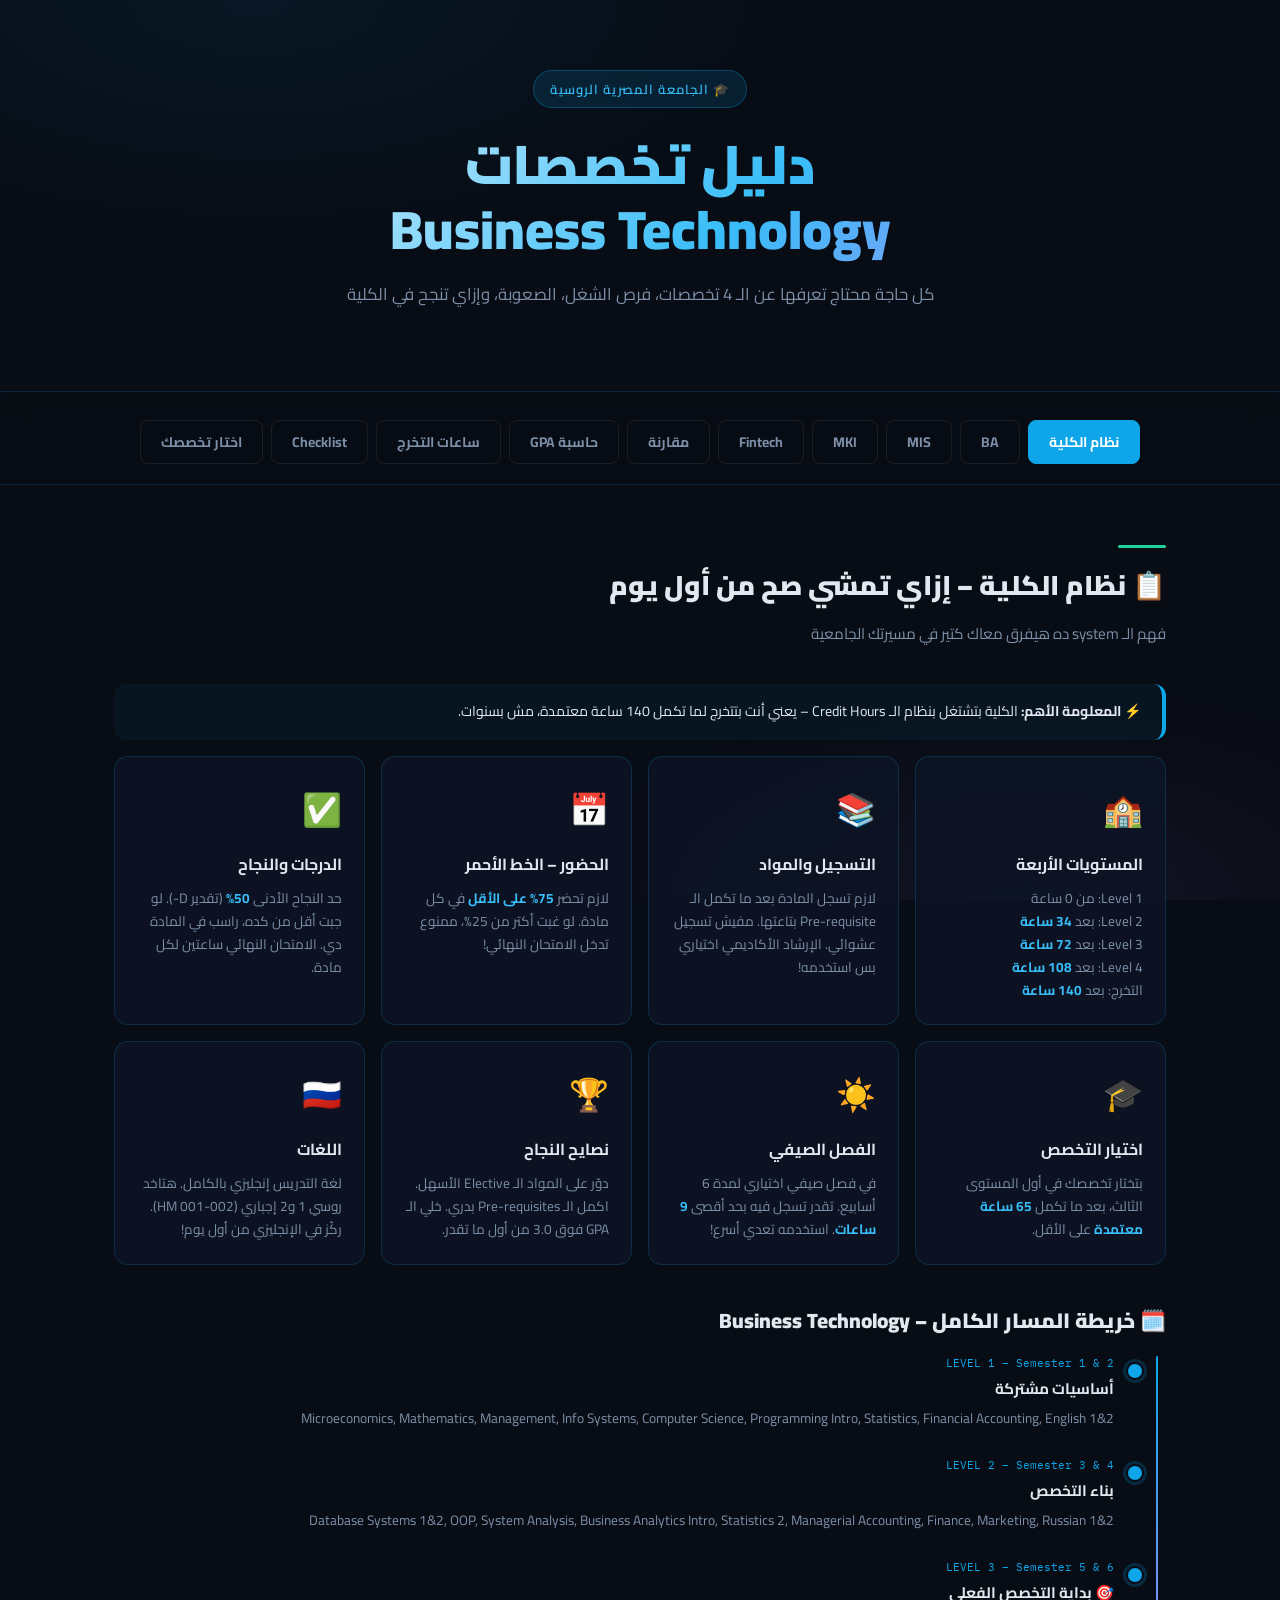
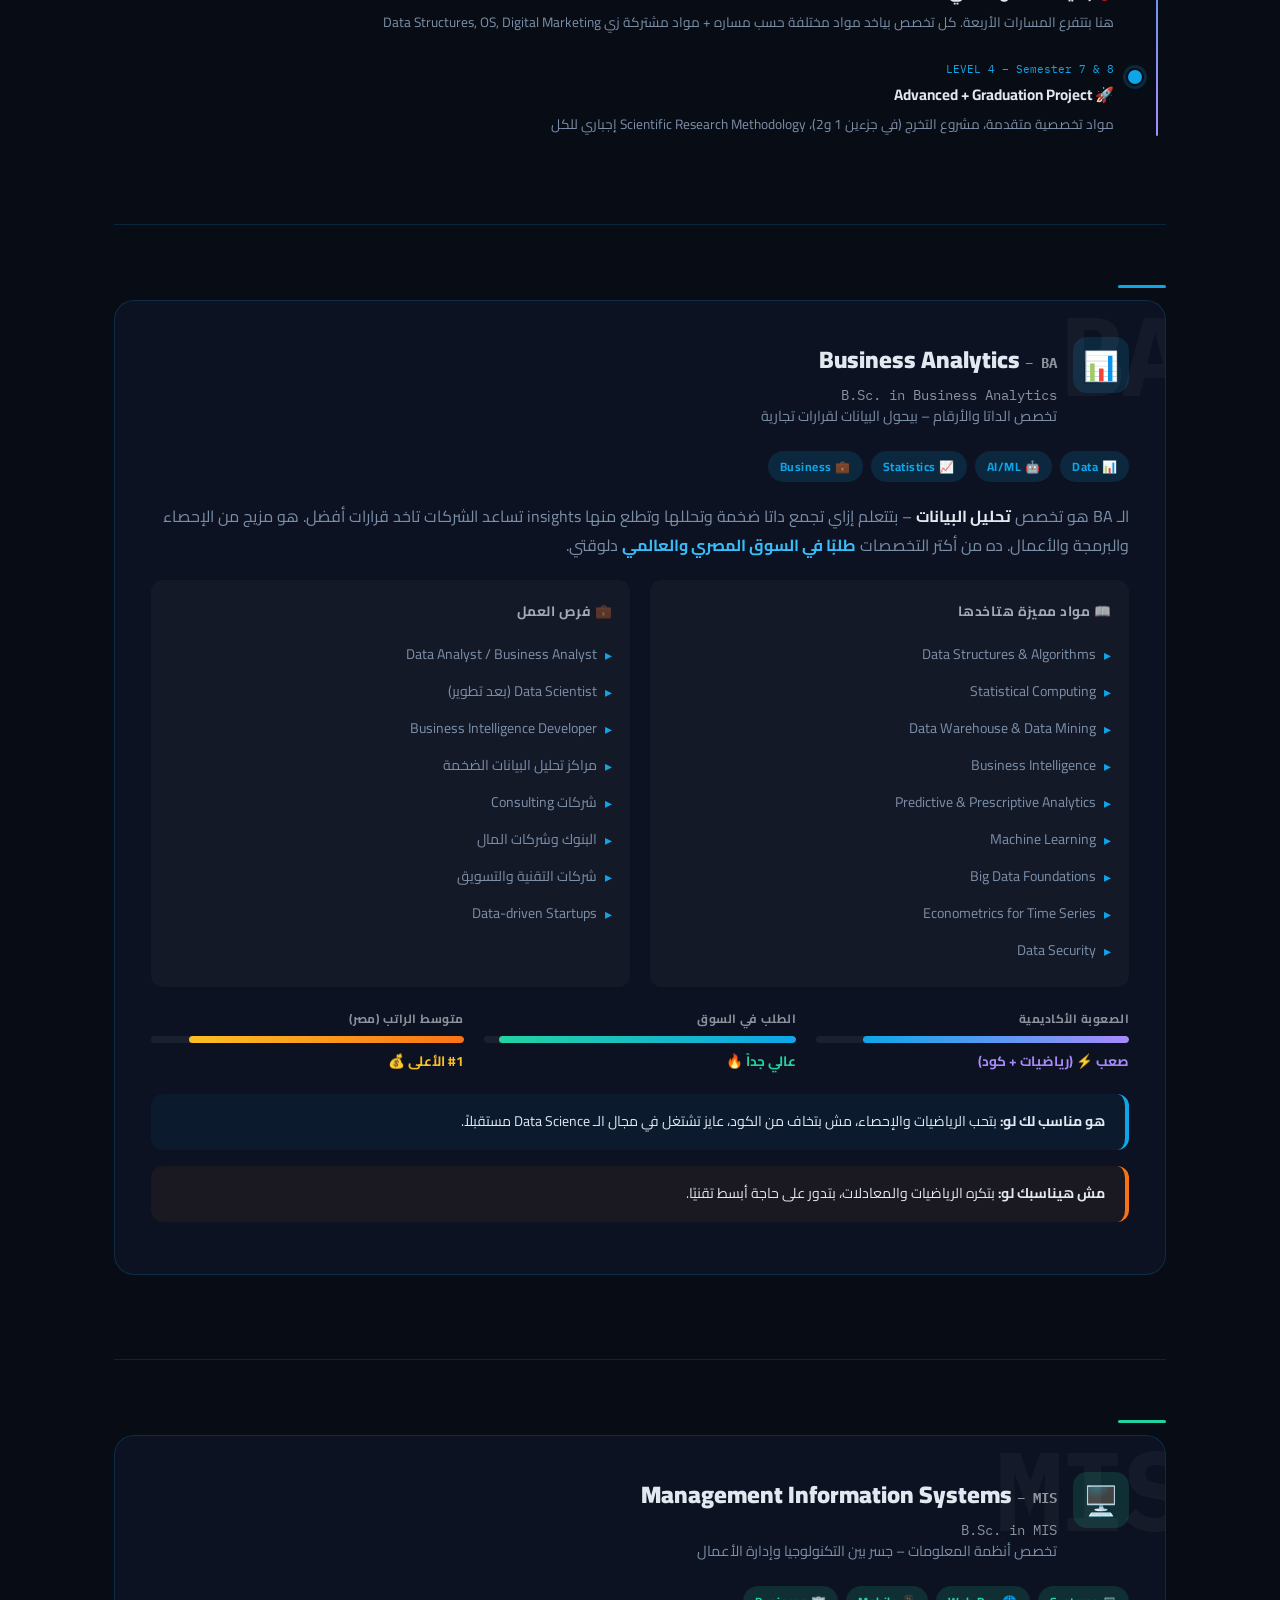
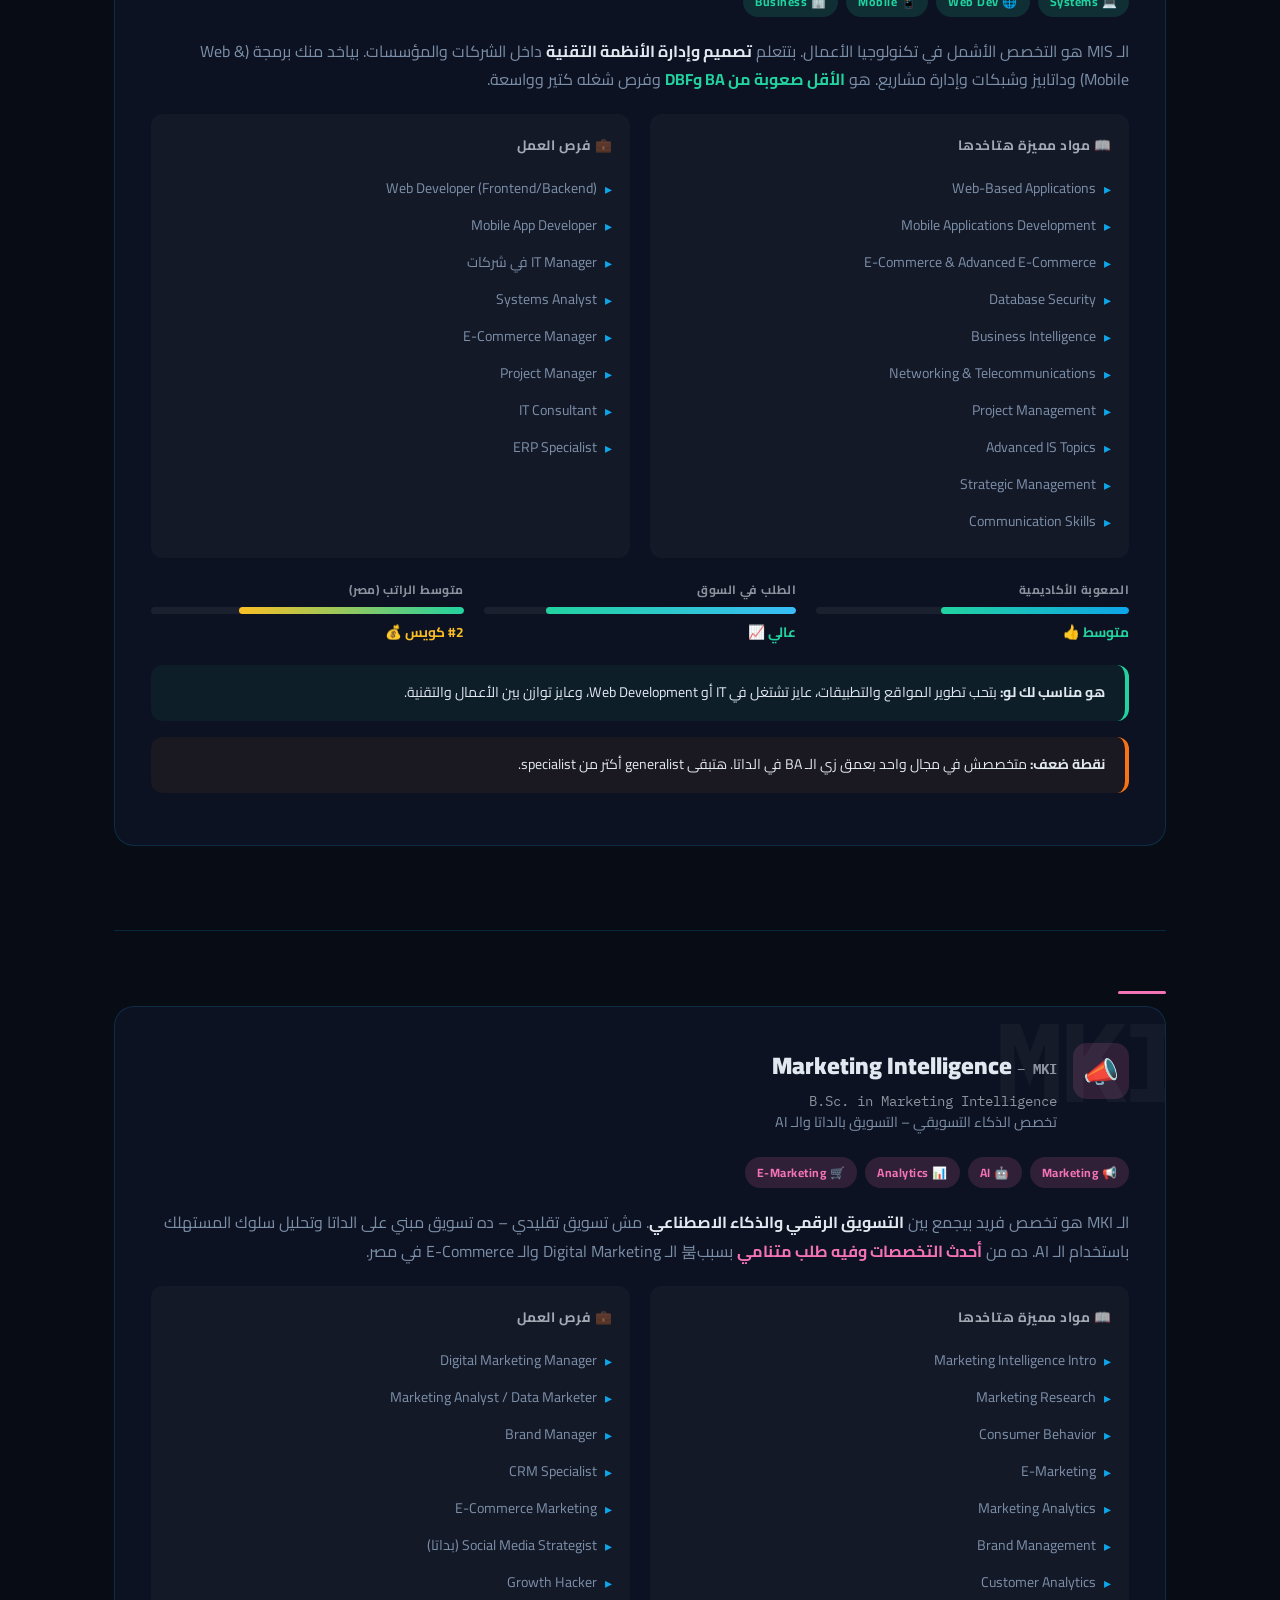
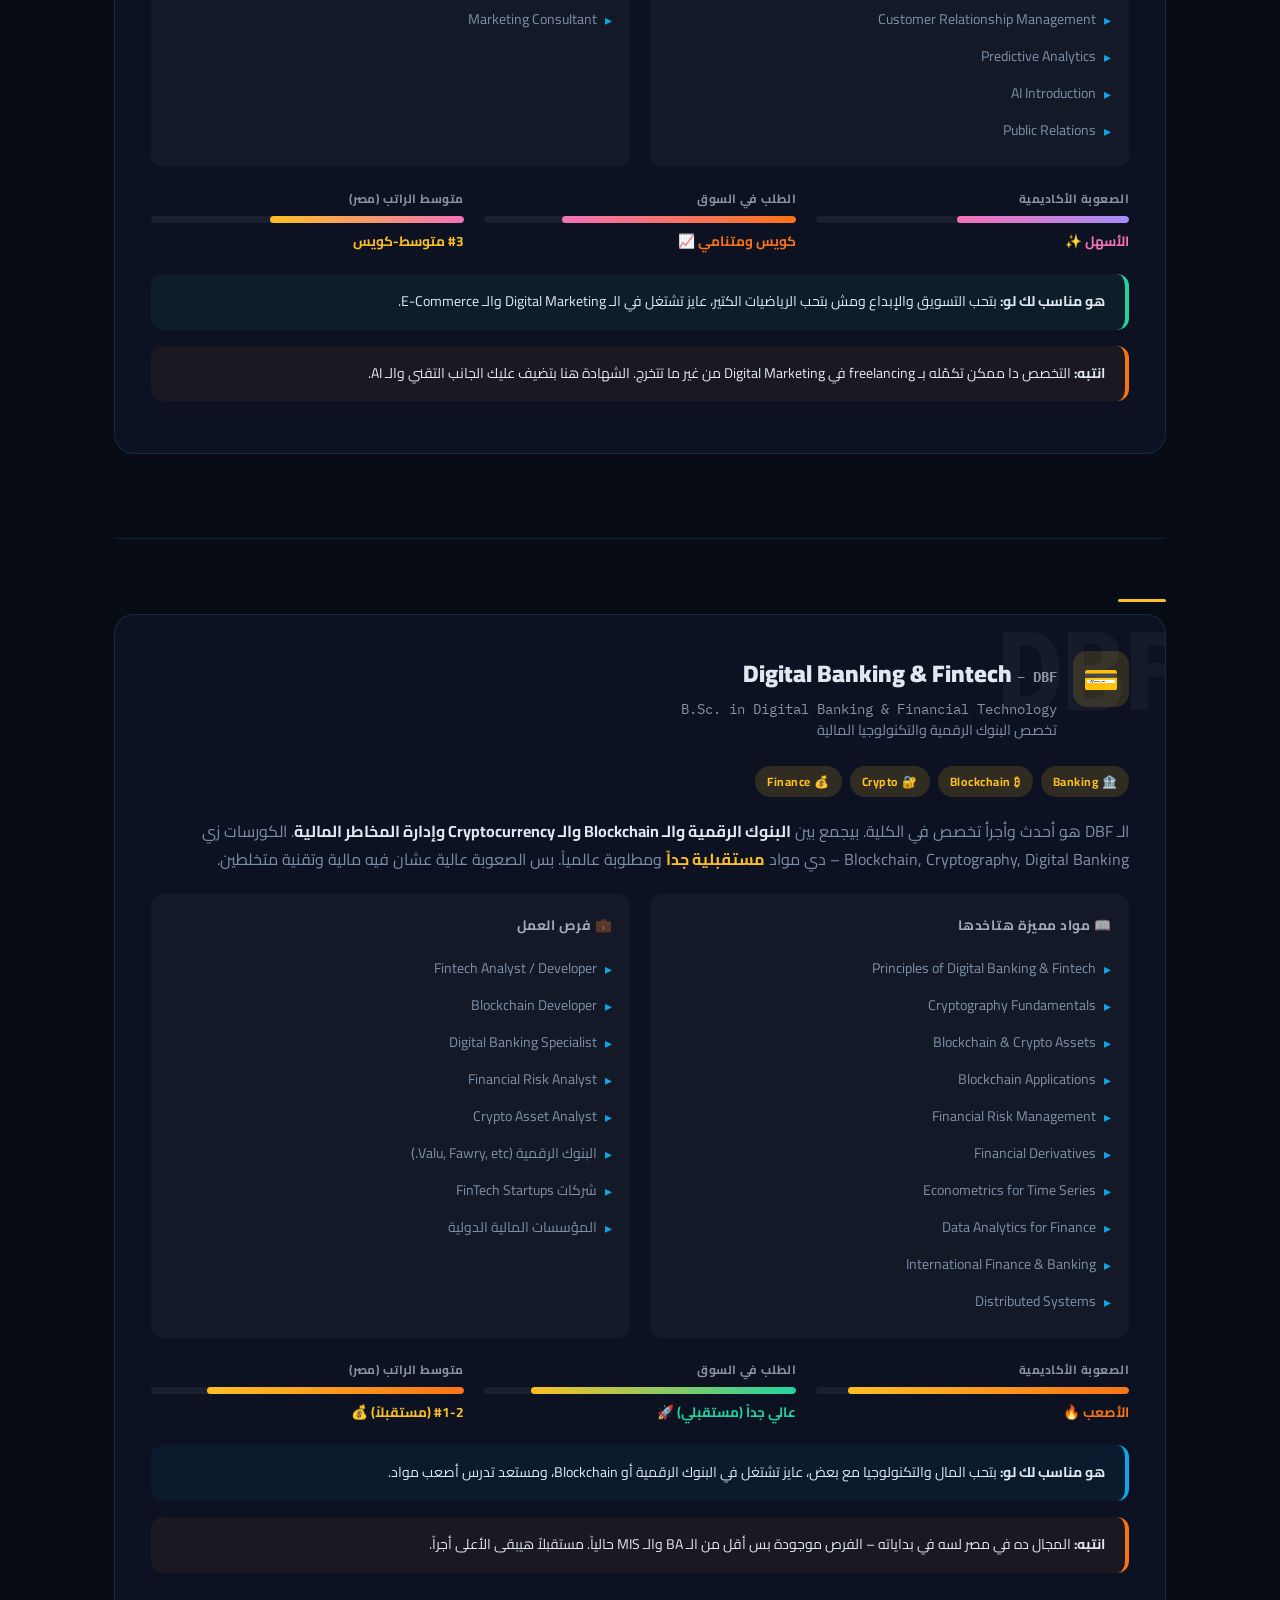
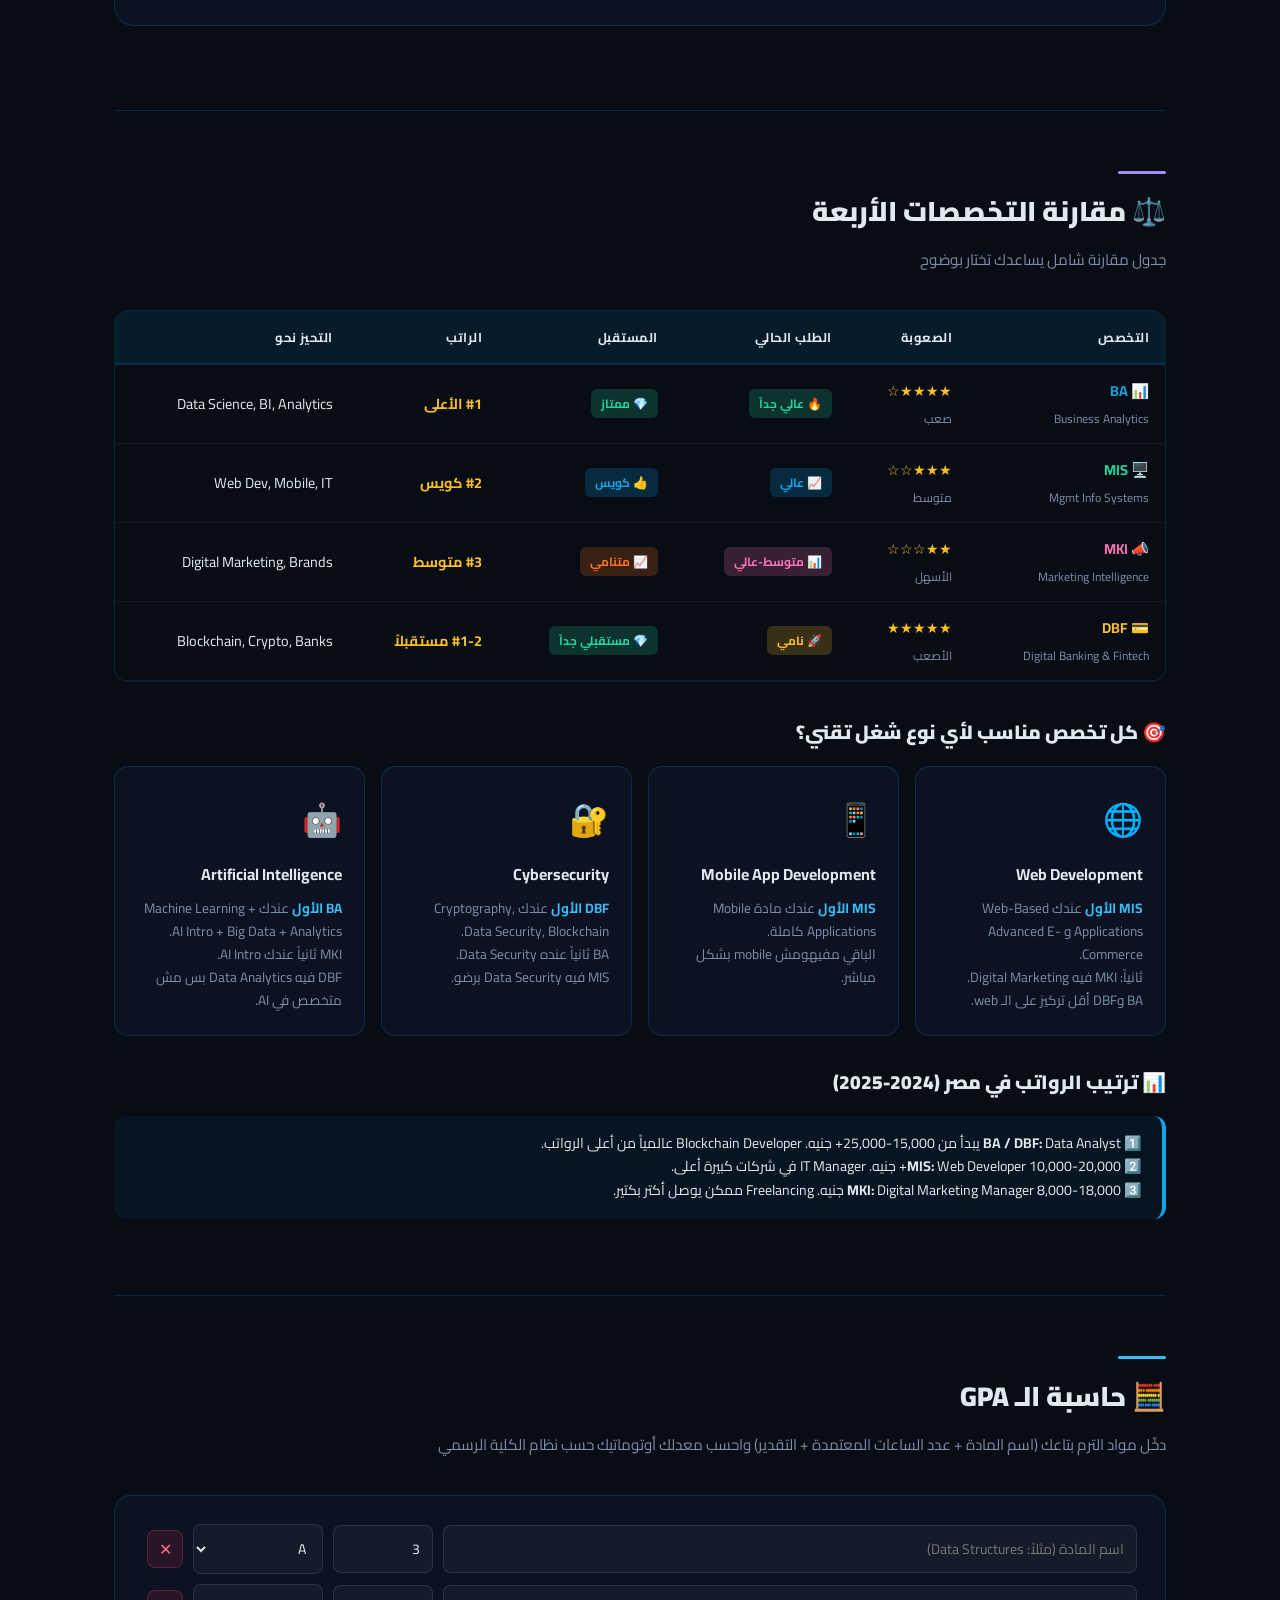
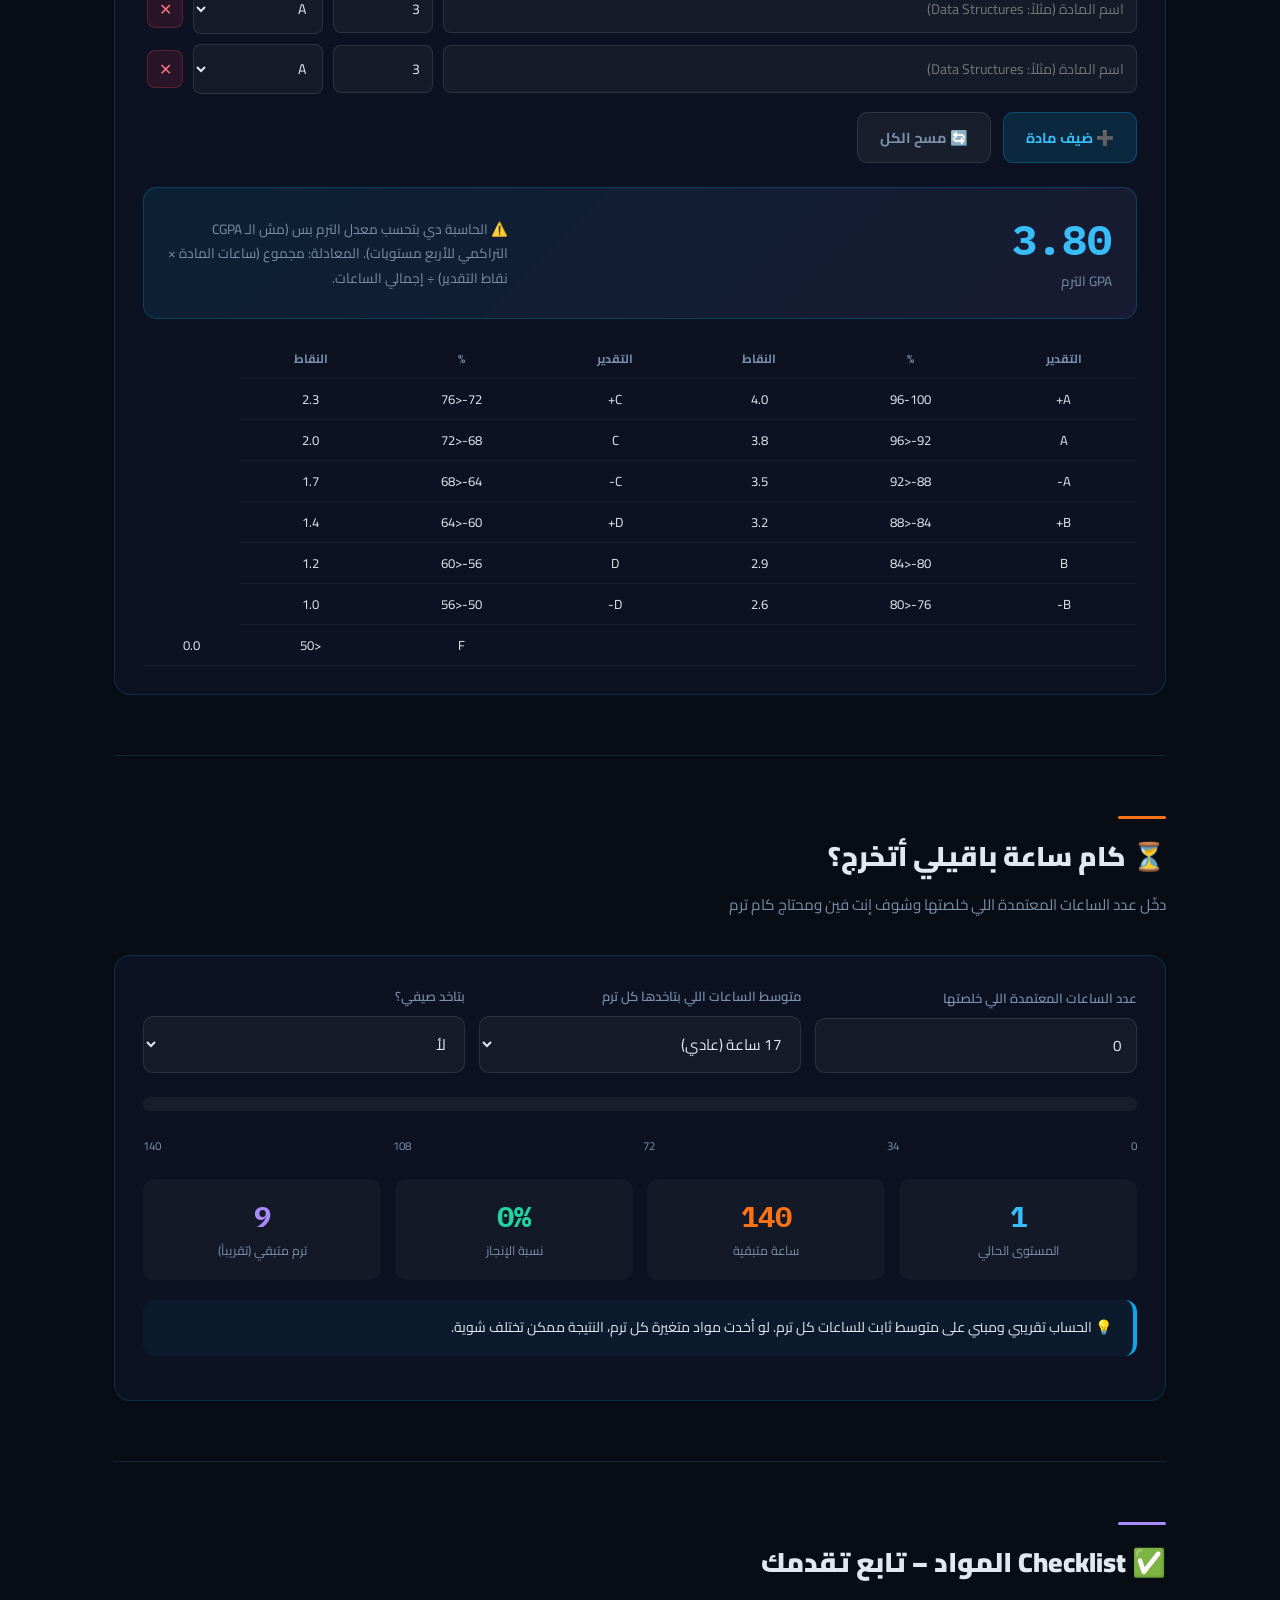
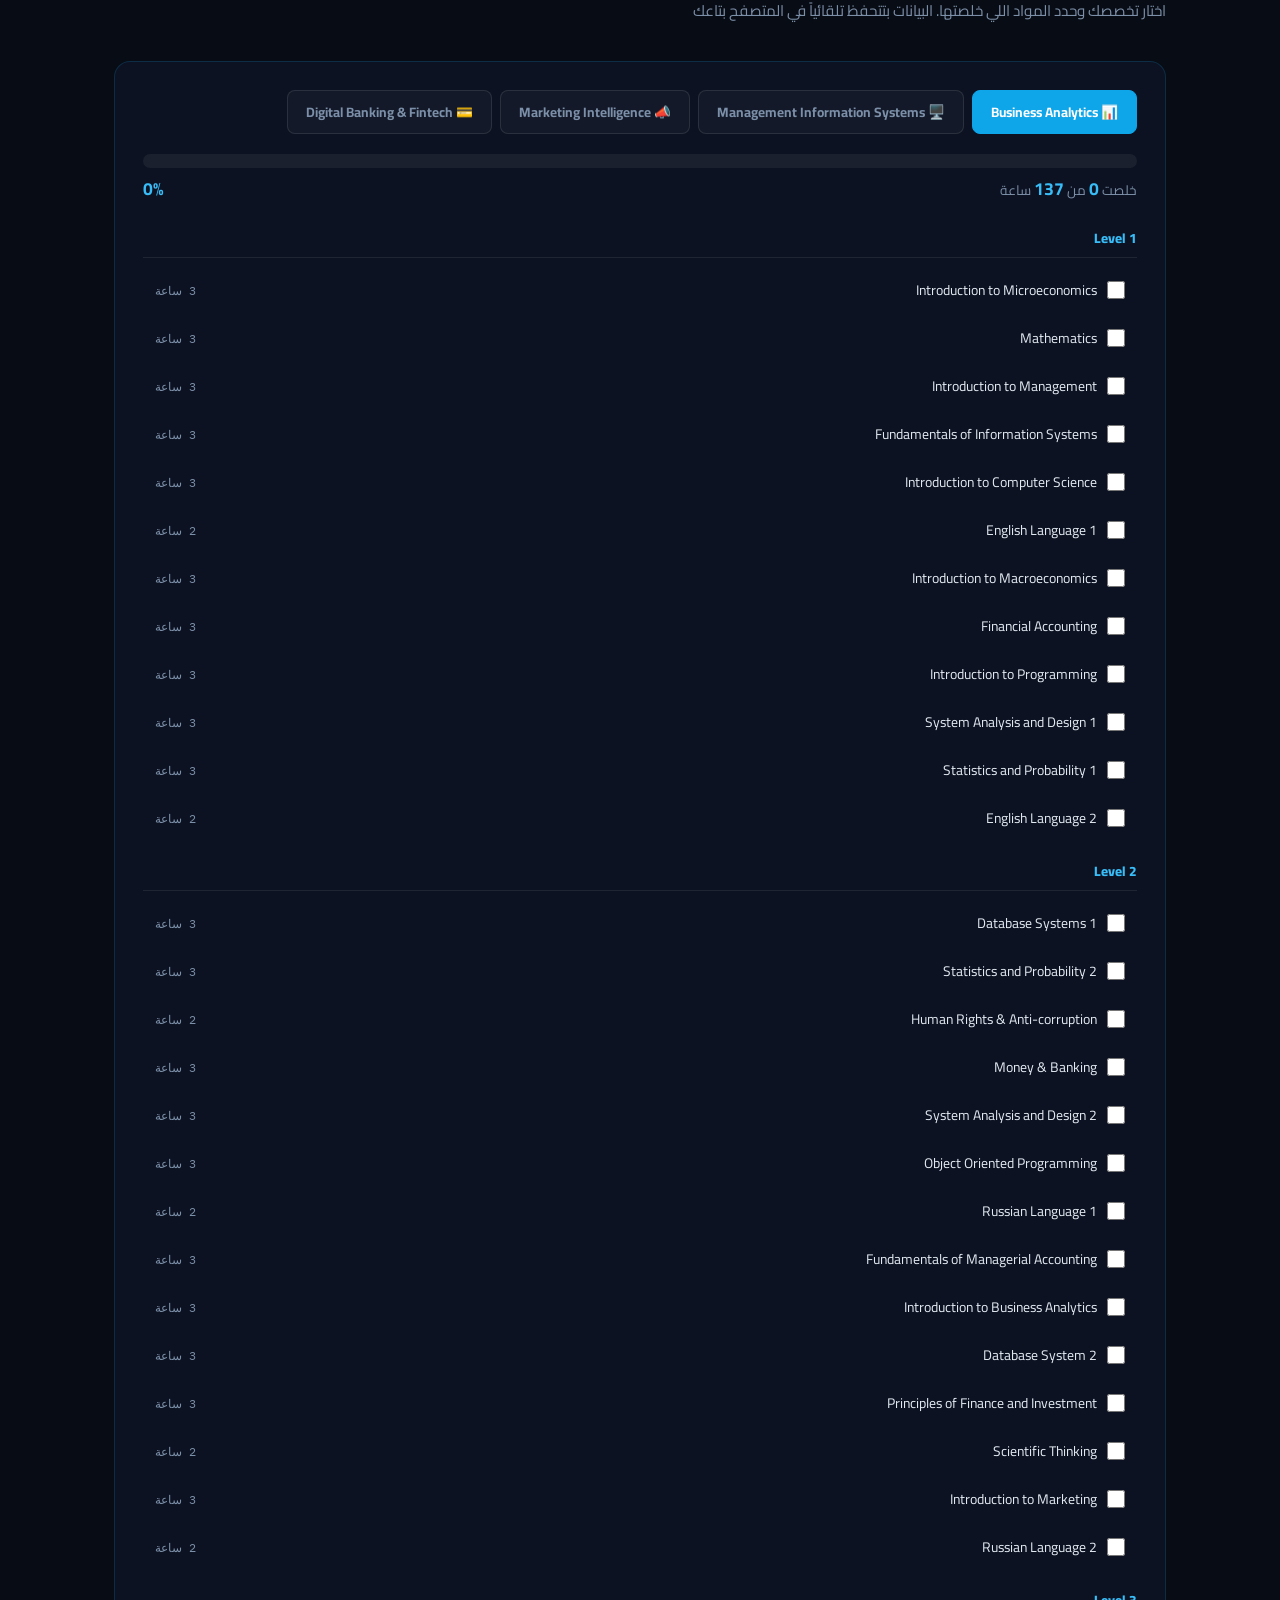
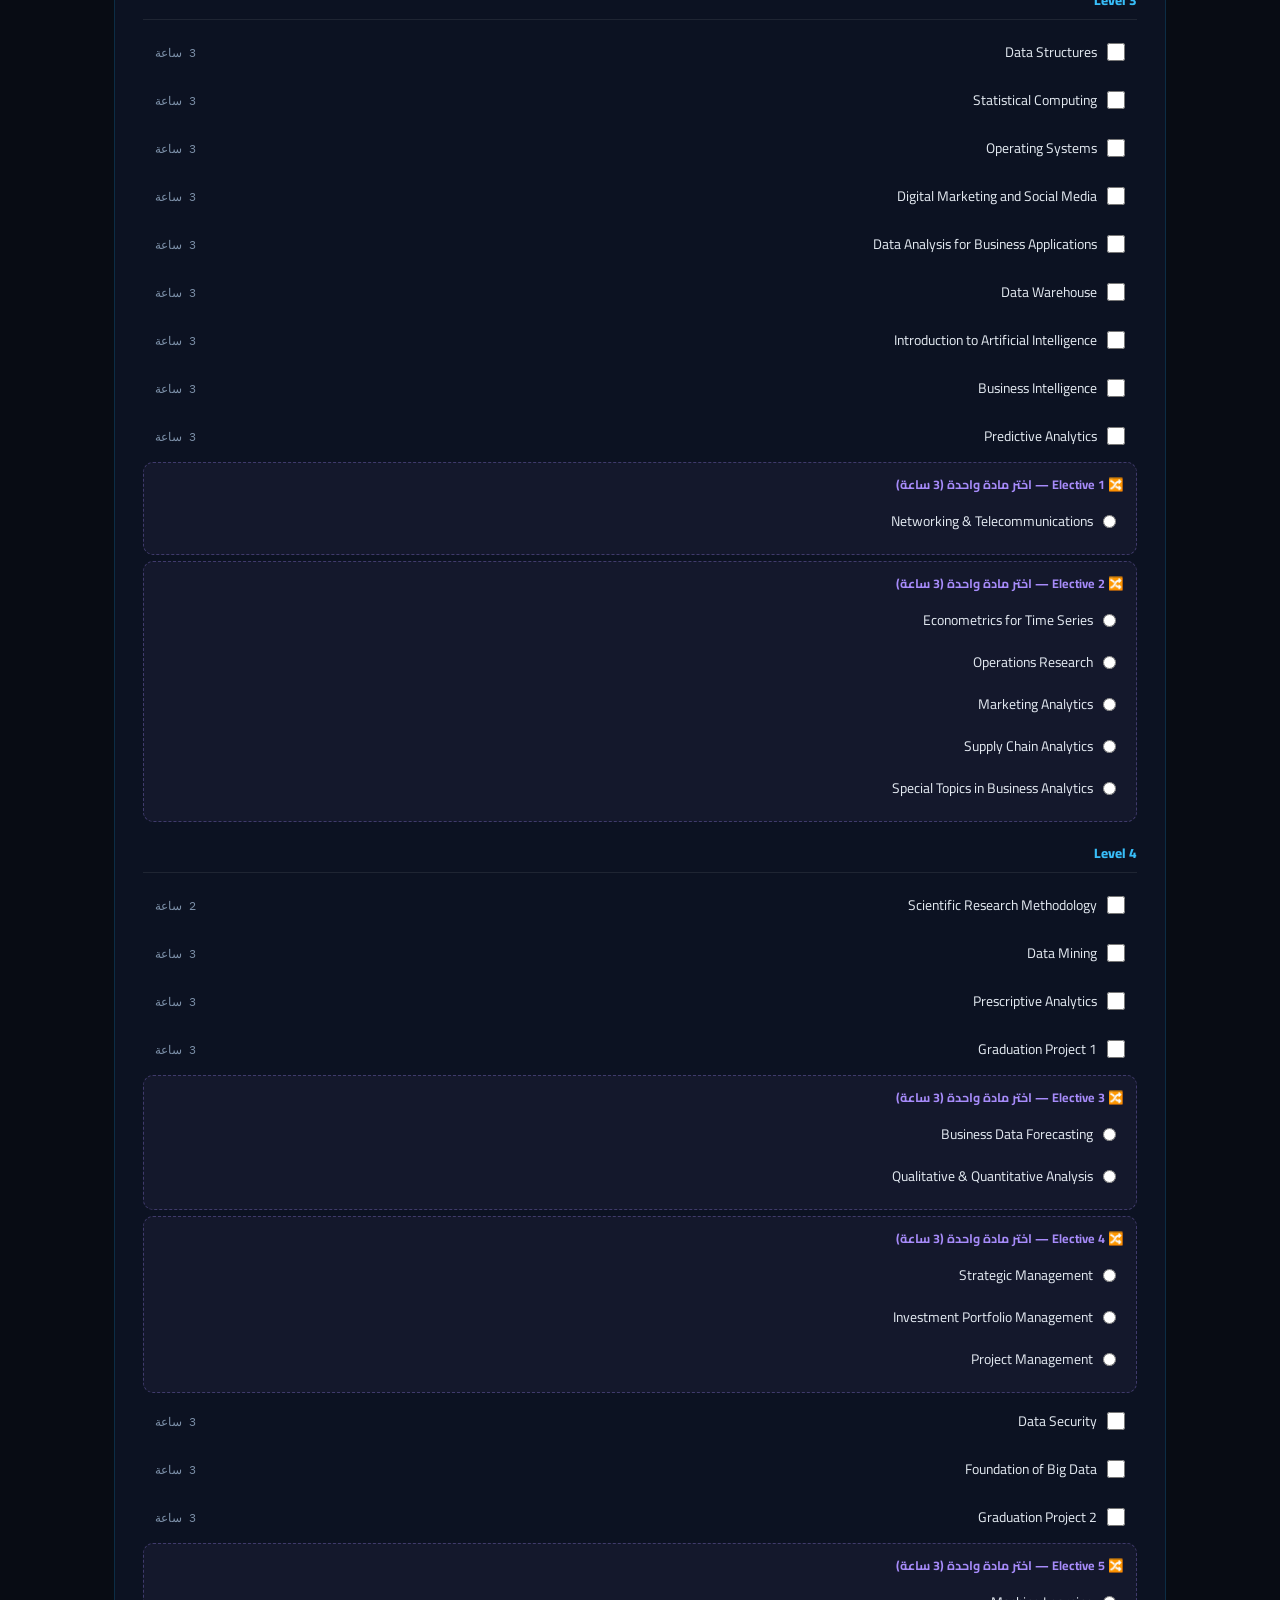
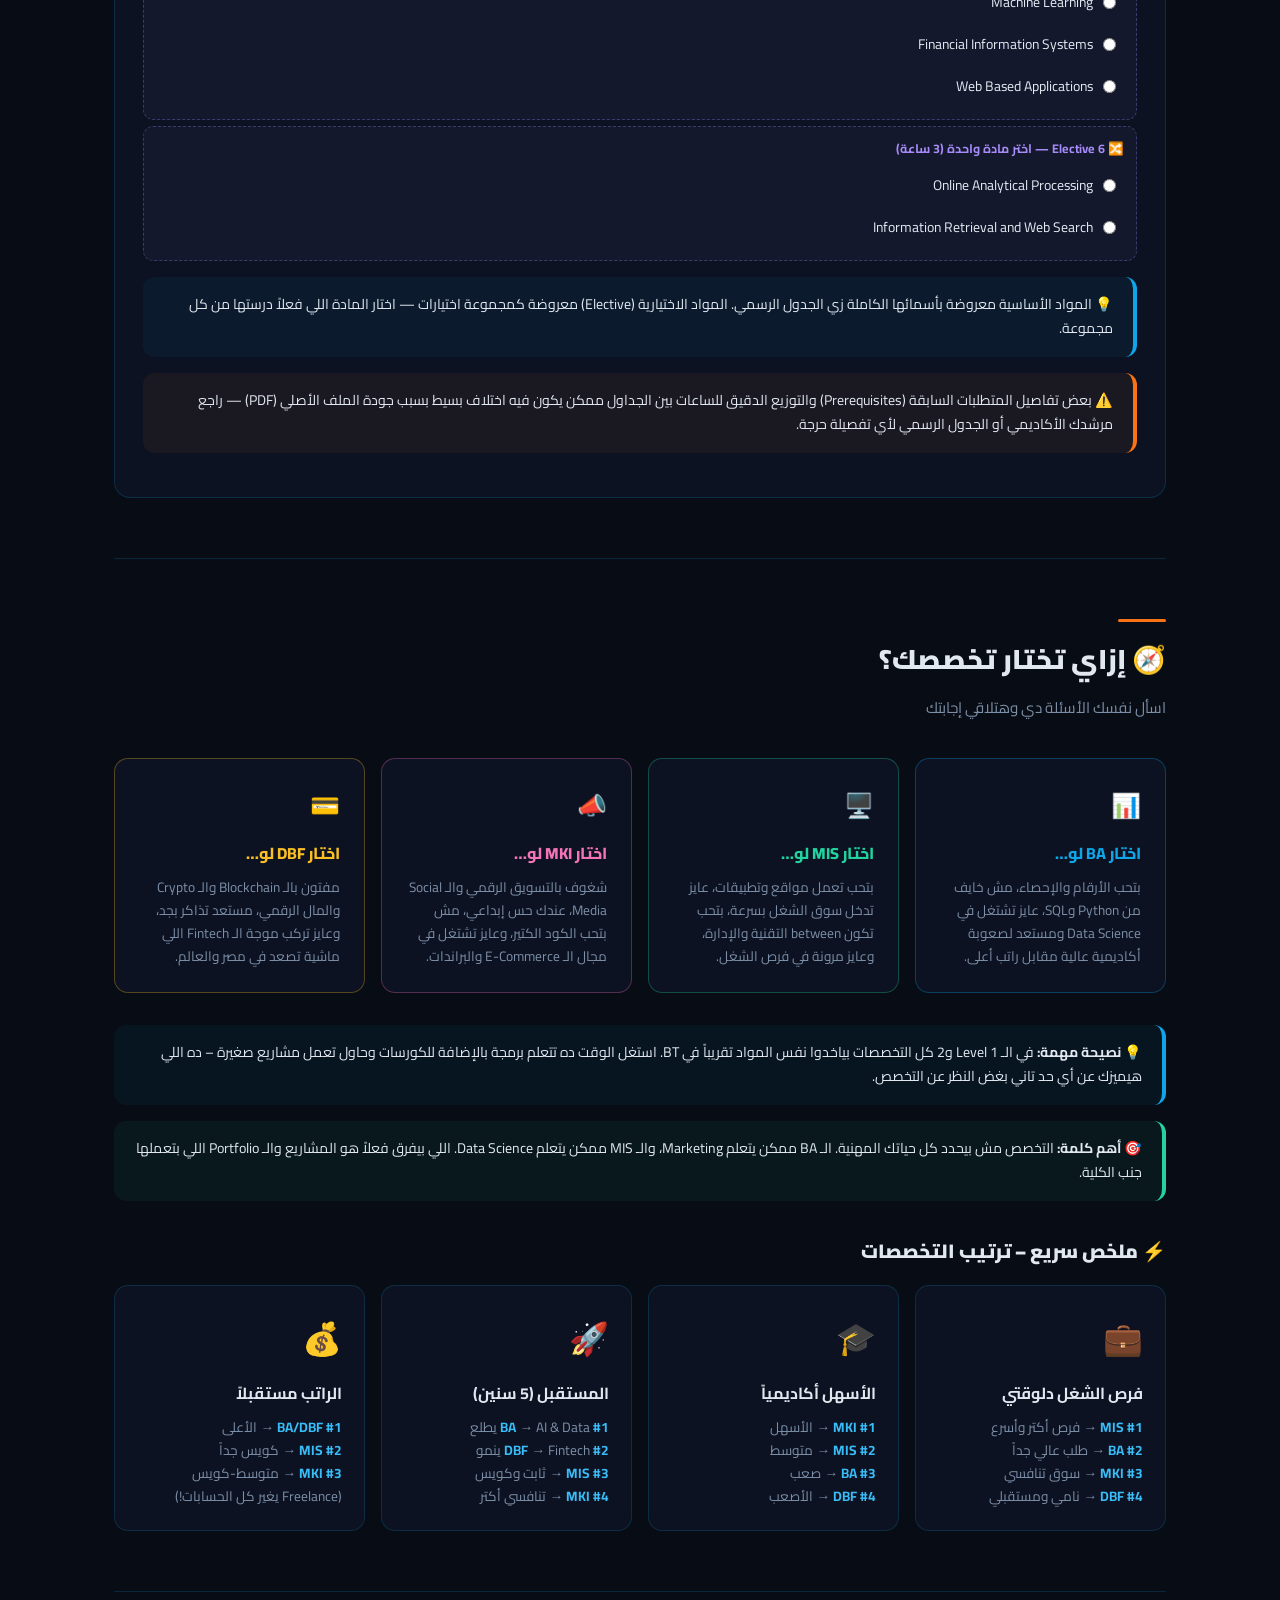
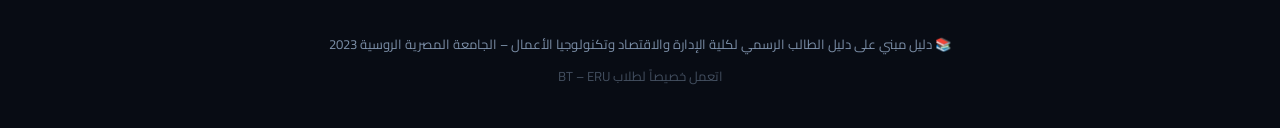
<file: BT_Guide_ERU.html>
<!DOCTYPE html>
<html lang="ar" dir="rtl">
<head>
<meta charset="UTF-8">
<meta name="viewport" content="width=device-width, initial-scale=1.0">
<title>دليل تخصصات Business Technology – ERU</title>
<link href="https://fonts.googleapis.com/css2?family=Cairo:wght@300;400;600;700;900&family=IBM+Plex+Mono:wght@400;600&display=swap" rel="stylesheet">
<style>
  :root {
    --bg: #080c14;
    --bg2: #0d1525;
    --bg3: #111d35;
    --blue: #0ea5e9;
    --blue2: #38bdf8;
    --orange: #f97316;
    --green: #22d3a0;
    --purple: #a78bfa;
    --pink: #f472b6;
    --yellow: #fbbf24;
    --text: #e2e8f0;
    --muted: #7c8fa8;
    --border: rgba(14,165,233,0.18);
    --card: rgba(13,21,37,0.85);
  }
  * { margin:0; padding:0; box-sizing:border-box; }
  html { scroll-behavior: smooth; }
  body {
    font-family: 'Cairo', sans-serif;
    background: var(--bg);
    color: var(--text);
    min-height: 100vh;
    overflow-x: hidden;
  }

  /* ── Background texture ── */
  body::before {
    content: '';
    position: fixed;
    inset: 0;
    background:
      radial-gradient(ellipse 80% 50% at 20% 0%, rgba(14,165,233,0.08) 0%, transparent 60%),
      radial-gradient(ellipse 60% 40% at 80% 100%, rgba(167,139,250,0.07) 0%, transparent 60%);
    pointer-events: none;
    z-index: 0;
  }

  .container { max-width: 1100px; margin: 0 auto; padding: 0 24px; position: relative; z-index: 1; }

  /* ── HERO ── */
  .hero {
    padding: 70px 0 50px;
    text-align: center;
    border-bottom: 1px solid var(--border);
  }
  .hero .badge {
    display: inline-flex; align-items: center; gap: 8px;
    background: rgba(14,165,233,0.12); border: 1px solid rgba(14,165,233,0.3);
    color: var(--blue2); font-size: 13px; padding: 6px 16px; border-radius: 100px;
    margin-bottom: 24px; font-weight: 600; letter-spacing: 1px;
  }
  .hero h1 {
    font-size: clamp(2rem, 5vw, 3.4rem);
    font-weight: 900;
    line-height: 1.2;
    background: linear-gradient(135deg, #fff 0%, var(--blue2) 60%, var(--purple) 100%);
    -webkit-background-clip: text; -webkit-text-fill-color: transparent;
    margin-bottom: 16px;
  }
  .hero p { color: var(--muted); font-size: 1.05rem; max-width: 600px; margin: 0 auto 32px; line-height: 1.8; }

  /* ── NAV TABS ── */
  .nav-tabs {
    display: flex; flex-wrap: wrap; gap: 8px; justify-content: center;
    padding: 28px 0 20px;
    position: sticky; top: 0; z-index: 100;
    background: rgba(8,12,20,0.92); backdrop-filter: blur(16px);
    border-bottom: 1px solid var(--border);
  }
  .nav-tabs a {
    padding: 8px 20px; border-radius: 8px; font-size: 14px; font-weight: 700;
    text-decoration: none; transition: all 0.2s;
    border: 1px solid rgba(255,255,255,0.08);
    color: var(--muted);
  }
  .nav-tabs a:hover { border-color: var(--blue); color: var(--blue); }
  .nav-tabs a.active { background: var(--blue); color: #fff; border-color: var(--blue); }

  /* ── SECTION TITLE ── */
  .section-title {
    font-size: 1.7rem; font-weight: 900;
    margin-bottom: 8px;
  }
  .section-sub { color: var(--muted); font-size: 0.95rem; margin-bottom: 36px; }
  .divider { width: 48px; height: 3px; border-radius: 2px; margin-bottom: 12px; }

  section { padding: 60px 0; border-bottom: 1px solid var(--border); }

  /* ── SYSTEM CARDS (نظام الكلية) ── */
  .tip-grid { display: grid; grid-template-columns: repeat(auto-fit, minmax(220px, 1fr)); gap: 16px; }
  .tip-card {
    background: var(--card);
    border: 1px solid var(--border);
    border-radius: 14px; padding: 22px;
    transition: transform 0.2s, border-color 0.2s;
    animation: fadeUp 0.5s ease both;
  }
  .tip-card:hover { transform: translateY(-4px); border-color: var(--blue); }
  .tip-card .icon { font-size: 2rem; margin-bottom: 10px; }
  .tip-card h4 { font-size: 1rem; font-weight: 700; margin-bottom: 8px; }
  .tip-card p { color: var(--muted); font-size: 0.85rem; line-height: 1.7; }
  .tip-card .highlight { color: var(--blue2); font-weight: 700; }

  /* ── SPEC CARDS ── */
  .spec-hero {
    border-radius: 20px; padding: 36px; margin-bottom: 24px;
    border: 1px solid var(--border);
    background: var(--card);
    position: relative; overflow: hidden;
  }
  .spec-hero::before {
    content: attr(data-code);
    position: absolute; right: -20px; top: -20px;
    font-family: 'IBM Plex Mono', monospace;
    font-size: 7rem; font-weight: 700;
    opacity: 0.04; letter-spacing: -4px;
    pointer-events: none;
  }
  .spec-header { display: flex; flex-wrap: wrap; align-items: flex-start; gap: 16px; margin-bottom: 24px; }
  .spec-icon { width: 56px; height: 56px; border-radius: 14px; display: flex; align-items: center; justify-content: center; font-size: 1.8rem; flex-shrink: 0; }
  .spec-header h3 { font-size: 1.5rem; font-weight: 900; margin-bottom: 4px; }
  .spec-header .en { font-family: 'IBM Plex Mono', monospace; font-size: 0.85rem; opacity: 0.6; }
  .spec-header .tagline { color: var(--muted); font-size: 0.9rem; line-height: 1.6; }

  .spec-tags { display: flex; flex-wrap: wrap; gap: 8px; margin-bottom: 20px; }
  .tag {
    display: inline-block; padding: 4px 12px; border-radius: 100px;
    font-size: 0.75rem; font-weight: 700; letter-spacing: 0.5px;
  }

  .two-col { display: grid; grid-template-columns: 1fr 1fr; gap: 20px; }
  @media(max-width:640px) { .two-col { grid-template-columns: 1fr; } }

  .info-box { background: rgba(255,255,255,0.03); border-radius: 12px; padding: 18px; }
  .info-box h5 { font-size: 0.85rem; font-weight: 700; letter-spacing: 0.5px; margin-bottom: 12px; opacity: 0.7; }
  .info-box ul { list-style: none; }
  .info-box ul li { font-size: 0.88rem; color: var(--muted); padding: 5px 0; display: flex; gap: 8px; align-items: flex-start; }
  .info-box ul li::before { content: '▸'; color: var(--blue); flex-shrink: 0; margin-top: 1px; }

  /* ── DIFFICULTY & RANK BARS ── */
  .meta-row { display: flex; flex-wrap: wrap; gap: 20px; margin-top: 20px; }
  .meta-item { flex: 1; min-width: 140px; }
  .meta-label { font-size: 0.75rem; font-weight: 700; letter-spacing: 0.5px; opacity: 0.6; margin-bottom: 6px; }
  .bar-track { background: rgba(255,255,255,0.06); border-radius: 100px; height: 7px; overflow: hidden; }
  .bar-fill { height: 100%; border-radius: 100px; transition: width 1s ease; }
  .meta-val { font-size: 0.85rem; font-weight: 700; margin-top: 5px; }

  /* ── COMPARISON TABLE ── */
  .comp-table { width: 100%; border-collapse: collapse; font-size: 0.9rem; }
  .comp-table th {
    background: rgba(14,165,233,0.1); padding: 14px 16px;
    text-align: right; font-size: 0.8rem; letter-spacing: 0.5px; font-weight: 700;
    border-bottom: 2px solid rgba(14,165,233,0.2);
  }
  .comp-table td { padding: 12px 16px; border-bottom: 1px solid rgba(255,255,255,0.05); }
  .comp-table tr:hover td { background: rgba(255,255,255,0.02); }
  .stars { color: var(--yellow); }
  .rank-badge {
    display: inline-block; padding: 3px 10px; border-radius: 6px;
    font-size: 0.75rem; font-weight: 700;
  }

  /* ── COURSES LIST ── */
  .courses-grid { display: grid; grid-template-columns: repeat(auto-fill, minmax(200px, 1fr)); gap: 10px; }
  .course-pill {
    background: rgba(255,255,255,0.04); border: 1px solid rgba(255,255,255,0.08);
    border-radius: 8px; padding: 10px 14px;
    font-size: 0.82rem; color: var(--muted);
    display: flex; gap: 8px; align-items: center;
  }
  .course-pill .dot { width: 6px; height: 6px; border-radius: 50%; flex-shrink: 0; margin-top: 2px; }

  /* ── CHOOSE SECTION ── */
  .choose-grid { display: grid; grid-template-columns: repeat(auto-fit, minmax(240px,1fr)); gap: 16px; }
  .choose-card {
    border-radius: 14px; padding: 24px;
    border: 1px solid var(--border);
    background: var(--card);
  }
  .choose-card h4 { font-size: 1rem; font-weight: 800; margin-bottom: 8px; }
  .choose-card p { color: var(--muted); font-size: 0.85rem; line-height: 1.7; }
  .choose-card .arrow { font-size: 1.5rem; margin-bottom: 10px; }

  /* ── PATH TIMELINE ── */
  .timeline { position: relative; padding-right: 24px; }
  .timeline::before {
    content: ''; position: absolute; right: 8px; top: 0; bottom: 0;
    width: 2px; background: linear-gradient(to bottom, var(--blue), var(--purple));
    border-radius: 2px;
  }
  .t-item { position: relative; margin-bottom: 28px; padding-right: 28px; }
  .t-item::before {
    content: ''; position: absolute; right: -2px; top: 6px;
    width: 14px; height: 14px; border-radius: 50%;
    background: var(--blue); border: 2px solid var(--bg);
    box-shadow: 0 0 0 3px rgba(14,165,233,0.2);
  }
  .t-item h5 { font-size: 0.95rem; font-weight: 700; margin-bottom: 4px; }
  .t-item p { color: var(--muted); font-size: 0.85rem; line-height: 1.7; }
  .t-sem { font-family: 'IBM Plex Mono', monospace; font-size: 0.7rem; color: var(--blue); margin-bottom: 4px; }

  /* ── ALERTS ── */
  .alert {
    border-radius: 12px; padding: 16px 20px; margin-bottom: 16px;
    border-right: 4px solid;
    font-size: 0.88rem; line-height: 1.7;
  }
  .alert-blue { background: rgba(14,165,233,0.06); border-color: var(--blue); }
  .alert-orange { background: rgba(249,115,22,0.06); border-color: var(--orange); }
  .alert-green { background: rgba(34,211,160,0.06); border-color: var(--green); }

  /* ── FOOTER ── */
  footer {
    text-align: center; padding: 40px 0;
    color: var(--muted); font-size: 0.82rem;
  }

  /* ── GPA CALCULATOR ── */
  .gpa-wrap {
    background: var(--card); border: 1px solid var(--border);
    border-radius: 16px; padding: 28px;
  }
  .gpa-row {
    display: grid; grid-template-columns: 1fr 100px 130px 40px;
    gap: 10px; margin-bottom: 10px; align-items: center;
  }
  @media(max-width:640px){ .gpa-row{ grid-template-columns: 1fr 1fr; grid-template-areas: "name name" "credit grade" "del del"; } }
  .gpa-row input, .gpa-row select {
    background: rgba(255,255,255,0.04); border: 1px solid rgba(255,255,255,0.1);
    color: var(--text); border-radius: 8px; padding: 10px 12px;
    font-family: 'Cairo', sans-serif; font-size: 0.88rem; width: 100%;
  }
  .gpa-row input:focus, .gpa-row select:focus { outline: none; border-color: var(--blue); }
  .gpa-row .del-btn {
    background: rgba(244,63,94,0.12); color: #fb7185; border: 1px solid rgba(244,63,94,0.25);
    border-radius: 8px; width: 36px; height: 38px; cursor: pointer; font-size: 1rem;
    display:flex; align-items:center; justify-content:center; transition: all 0.2s;
  }
  .gpa-row .del-btn:hover { background: rgba(244,63,94,0.25); }
  .gpa-actions { display: flex; gap: 12px; margin-top: 18px; flex-wrap: wrap; }
  .btn {
    padding: 11px 22px; border-radius: 10px; border: none; cursor: pointer;
    font-family: 'Cairo', sans-serif; font-weight: 700; font-size: 0.9rem;
    transition: all 0.2s;
  }
  .btn-add { background: rgba(14,165,233,0.15); color: var(--blue2); border: 1px solid rgba(14,165,233,0.3); }
  .btn-add:hover { background: rgba(14,165,233,0.25); }
  .btn-reset { background: rgba(255,255,255,0.05); color: var(--muted); border: 1px solid rgba(255,255,255,0.1); }
  .btn-reset:hover { background: rgba(255,255,255,0.1); }
  .gpa-result {
    margin-top: 24px; padding: 24px; border-radius: 14px;
    background: linear-gradient(135deg, rgba(14,165,233,0.1), rgba(167,139,250,0.08));
    border: 1px solid rgba(14,165,233,0.25);
    display: flex; flex-wrap: wrap; gap: 24px; align-items: center; justify-content: space-between;
  }
  .gpa-num { font-size: 2.6rem; font-weight: 900; font-family: 'IBM Plex Mono', monospace; color: var(--blue2); }
  .gpa-label { font-size: 0.85rem; color: var(--muted); margin-top: 2px; }
  .gpa-grade-table { width: 100%; border-collapse: collapse; font-size: 0.82rem; margin-top: 20px; }
  .gpa-grade-table th, .gpa-grade-table td { padding: 8px 10px; text-align: center; border-bottom: 1px solid rgba(255,255,255,0.05); }
  .gpa-grade-table th { color: var(--muted); font-weight: 700; font-size: 0.75rem; }

  /* ── HOURS CALCULATOR ── */
  .hours-wrap {
    background: var(--card); border: 1px solid var(--border);
    border-radius: 16px; padding: 28px;
  }
  .hours-input-row { display: flex; gap: 14px; flex-wrap: wrap; align-items: flex-end; margin-bottom: 24px; }
  .field-group { flex: 1; min-width: 180px; }
  .field-group label { display: block; font-size: 0.82rem; color: var(--muted); margin-bottom: 8px; font-weight: 600; }
  .field-group input, .field-group select {
    background: rgba(255,255,255,0.04); border: 1px solid rgba(255,255,255,0.1);
    color: var(--text); border-radius: 10px; padding: 12px 14px;
    font-family: 'Cairo', sans-serif; font-size: 0.95rem; width: 100%;
  }
  .field-group input:focus, .field-group select:focus { outline: none; border-color: var(--blue); }

  .level-track { display: flex; gap: 4px; margin: 24px 0; border-radius: 100px; overflow: hidden; height: 14px; background: rgba(255,255,255,0.05); }
  .level-seg { flex: 1; position: relative; }
  .level-seg-fill { height: 100%; background: linear-gradient(90deg, var(--blue), var(--purple)); border-radius: 100px; transition: width 0.6s ease; }
  .level-labels { display: flex; justify-content: space-between; font-size: 0.72rem; color: var(--muted); margin-top: 6px; }

  .hours-stats { display: grid; grid-template-columns: repeat(auto-fit, minmax(140px,1fr)); gap: 14px; margin-top: 22px; }
  .hstat { background: rgba(255,255,255,0.03); border-radius: 12px; padding: 18px; text-align: center; }
  .hstat .num { font-size: 1.8rem; font-weight: 900; font-family: 'IBM Plex Mono', monospace; }
  .hstat .lbl { font-size: 0.78rem; color: var(--muted); margin-top: 4px; }

  /* ── CHECKLIST ── */
  .checklist-wrap {
    background: var(--card); border: 1px solid var(--border);
    border-radius: 16px; padding: 28px;
  }
  .checklist-tabs { display: flex; gap: 8px; flex-wrap: wrap; margin-bottom: 20px; }
  .cl-tab {
    padding: 8px 18px; border-radius: 8px; font-size: 0.85rem; font-weight: 700;
    cursor: pointer; border: 1px solid rgba(255,255,255,0.1); color: var(--muted);
    background: rgba(255,255,255,0.03); transition: all 0.2s;
  }
  .cl-tab.active { background: var(--blue); color: #fff; border-color: var(--blue); }

  .cl-progress-bar { background: rgba(255,255,255,0.06); border-radius: 100px; height: 14px; overflow: hidden; margin-bottom: 4px; }
  .cl-progress-fill { height: 100%; border-radius: 100px; background: linear-gradient(90deg, var(--green), var(--blue2)); transition: width 0.5s ease; }
  .cl-progress-text { display: flex; justify-content: space-between; font-size: 0.85rem; color: var(--muted); margin-bottom: 20px; }
  .cl-progress-text strong { color: var(--blue2); font-size: 1.1rem; }

  .cl-level-title {
    font-size: 0.85rem; font-weight: 800; color: var(--blue2);
    margin: 18px 0 10px; padding-bottom: 6px; border-bottom: 1px solid rgba(255,255,255,0.08);
  }
  .cl-item {
    display: flex; align-items: center; gap: 10px;
    padding: 9px 12px; border-radius: 8px; margin-bottom: 4px;
    cursor: pointer; transition: background 0.15s;
  }
  .cl-item:hover { background: rgba(255,255,255,0.03); }
  .cl-item input[type=checkbox] { width: 18px; height: 18px; accent-color: var(--green); cursor: pointer; flex-shrink: 0; }
  .cl-item .cl-name { flex: 1; font-size: 0.87rem; }
  .cl-item .cl-name.done { color: var(--muted); text-decoration: line-through; }
  .cl-item .cl-credit { font-size: 0.75rem; color: var(--muted); font-family: 'IBM Plex Mono', monospace; }

  @keyframes fadeUp {
    from { opacity:0; transform:translateY(20px); }
    to { opacity:1; transform:translateY(0); }
  }

  /* scroll animation */
  .fade-section { opacity: 0; transform: translateY(24px); transition: all 0.5s ease; }
  .fade-section.visible { opacity: 1; transform: translateY(0); }
</style>
</head>
<body>

<!-- HERO -->
<div class="hero">
  <div class="container">
    <div class="badge">🎓 الجامعة المصرية الروسية</div>
    <h1>دليل تخصصات<br>Business Technology</h1>
    <p>كل حاجة محتاج تعرفها عن الـ 4 تخصصات، فرص الشغل، الصعوبة، وإزاي تنجح في الكلية</p>
  </div>
</div>

<!-- NAV -->
<nav class="nav-tabs">
  <a href="#system">نظام الكلية</a>
  <a href="#ba">BA</a>
  <a href="#mis">MIS</a>
  <a href="#mki">MKI</a>
  <a href="#dbf">Fintech</a>
  <a href="#compare">مقارنة</a>
  <a href="#gpa">حاسبة GPA</a>
  <a href="#hours">ساعات التخرج</a>
  <a href="#checklist">Checklist</a>
  <a href="#choose">اختار تخصصك</a>
</nav>

<div class="container">

<!-- ══════════════════════════════════════════ -->
<!-- SECTION 1: نظام الكلية -->
<!-- ══════════════════════════════════════════ -->
<section id="system" class="fade-section">
  <div class="divider" style="background:var(--green)"></div>
  <div class="section-title">📋 نظام الكلية – إزاي تمشي صح من أول يوم</div>
  <div class="section-sub">فهم الـ system ده هيفرق معاك كتير في مسيرتك الجامعية</div>

  <div class="alert alert-blue">
    ⚡ <strong>المعلومة الأهم:</strong> الكلية بتشتغل بنظام الـ Credit Hours – يعني أنت بتتخرج لما تكمل 140 ساعة معتمدة، مش بسنوات.
  </div>

  <div class="tip-grid">
    <div class="tip-card" style="animation-delay:0.05s">
      <div class="icon">🏫</div>
      <h4>المستويات الأربعة</h4>
      <p>
        Level 1: من 0 ساعة<br>
        Level 2: بعد <span class="highlight">34 ساعة</span><br>
        Level 3: بعد <span class="highlight">72 ساعة</span><br>
        Level 4: بعد <span class="highlight">108 ساعة</span><br>
        التخرج: بعد <span class="highlight">140 ساعة</span>
      </p>
    </div>
    <div class="tip-card" style="animation-delay:0.1s">
      <div class="icon">📚</div>
      <h4>التسجيل والمواد</h4>
      <p>لازم تسجل المادة بعد ما تكمل الـ Pre-requisite بتاعتها. مفيش تسجيل عشوائي. الإرشاد الأكاديمي اختياري بس استخدمه!</p>
    </div>
    <div class="tip-card" style="animation-delay:0.15s">
      <div class="icon">📅</div>
      <h4>الحضور – الخط الأحمر</h4>
      <p>لازم تحضر <span class="highlight">75% على الأقل</span> في كل مادة. لو غبت أكتر من 25%، ممنوع تدخل الامتحان النهائي!</p>
    </div>
    <div class="tip-card" style="animation-delay:0.2s">
      <div class="icon">✅</div>
      <h4>الدرجات والنجاح</h4>
      <p>حد النجاح الأدنى <span class="highlight">50%</span> (تقدير D-). لو جبت أقل من كده، راسب في المادة دي. الامتحان النهائي ساعتين لكل مادة.</p>
    </div>
    <div class="tip-card" style="animation-delay:0.25s">
      <div class="icon">🎓</div>
      <h4>اختيار التخصص</h4>
      <p>بتختار تخصصك في أول المستوى الثالث، بعد ما تكمل <span class="highlight">65 ساعة معتمدة</span> على الأقل.</p>
    </div>
    <div class="tip-card" style="animation-delay:0.3s">
      <div class="icon">☀️</div>
      <h4>الفصل الصيفي</h4>
      <p>في فصل صيفي اختياري لمدة 6 أسابيع. تقدر تسجل فيه بحد أقصى <span class="highlight">9 ساعات</span>. استخدمه تعدي أسرع!</p>
    </div>
    <div class="tip-card" style="animation-delay:0.35s">
      <div class="icon">🏆</div>
      <h4>نصايح النجاح</h4>
      <p>دوّر على المواد الـ Elective الأسهل. اكمل الـ Pre-requisites بدري. خلي الـ GPA فوق 3.0 من أول ما تقدر.</p>
    </div>
    <div class="tip-card" style="animation-delay:0.4s">
      <div class="icon">🇷🇺</div>
      <h4>اللغات</h4>
      <p>لغة التدريس إنجليزي بالكامل. هتاخد روسي 1 و2 إجباري (HM 001-002). ركّز في الإنجليزي من أول يوم!</p>
    </div>
  </div>

  <div style="margin-top:36px">
    <div class="section-title" style="font-size:1.3rem; margin-bottom:16px">🗓️ خريطة المسار الكامل – Business Technology</div>
    <div class="timeline">
      <div class="t-item">
        <div class="t-sem">LEVEL 1 – Semester 1 & 2</div>
        <h5>أساسيات مشتركة</h5>
        <p>Microeconomics, Mathematics, Management, Info Systems, Computer Science, Programming Intro, Statistics, Financial Accounting, English 1&2</p>
      </div>
      <div class="t-item">
        <div class="t-sem">LEVEL 2 – Semester 3 & 4</div>
        <h5>بناء التخصص</h5>
        <p>Database Systems 1&2, OOP, System Analysis, Business Analytics Intro, Statistics 2, Managerial Accounting, Finance, Marketing, Russian 1&2</p>
      </div>
      <div class="t-item">
        <div class="t-sem">LEVEL 3 – Semester 5 & 6</div>
        <h5>🎯 بداية التخصص الفعلي</h5>
        <p>هنا بتتفرع المسارات الأربعة. كل تخصص بياخد مواد مختلفة حسب مساره + مواد مشتركة زي Data Structures, OS, Digital Marketing</p>
      </div>
      <div class="t-item">
        <div class="t-sem">LEVEL 4 – Semester 7 & 8</div>
        <h5>🚀 Advanced + Graduation Project</h5>
        <p>مواد تخصصية متقدمة، مشروع التخرج (في جزءين 1 و2)، Scientific Research Methodology إجباري للكل</p>
      </div>
    </div>
  </div>
</section>


<!-- ══════════════════════════════════════════ -->
<!-- SECTION 2: BA -->
<!-- ══════════════════════════════════════════ -->
<section id="ba" class="fade-section">
  <div class="divider" style="background:var(--blue)"></div>
  <div class="spec-hero" data-code="BA">
    <div class="spec-header">
      <div class="spec-icon" style="background:rgba(14,165,233,0.15); color:var(--blue)">📊</div>
      <div>
        <h3>Business Analytics <span class="en">– BA</span></h3>
        <div class="en">B.Sc. in Business Analytics</div>
        <div class="tagline">تخصص الداتا والأرقام – بيحول البيانات لقرارات تجارية</div>
      </div>
    </div>

    <div class="spec-tags">
      <span class="tag" style="background:rgba(14,165,233,0.15); color:var(--blue)">📊 Data</span>
      <span class="tag" style="background:rgba(14,165,233,0.15); color:var(--blue)">🤖 AI/ML</span>
      <span class="tag" style="background:rgba(14,165,233,0.15); color:var(--blue)">📈 Statistics</span>
      <span class="tag" style="background:rgba(14,165,233,0.15); color:var(--blue)">💼 Business</span>
    </div>

    <p style="color:var(--muted); line-height:1.8; margin-bottom:20px">
      الـ BA هو تخصص <strong style="color:var(--text)">تحليل البيانات</strong> – بتتعلم إزاي تجمع داتا ضخمة وتحللها وتطلع منها insights تساعد الشركات تاخد قرارات أفضل. هو مزيج من الإحصاء والبرمجة والأعمال. ده من أكتر التخصصات <strong style="color:var(--blue2)">طلبًا في السوق المصري والعالمي</strong> دلوقتي.
    </p>

    <div class="two-col">
      <div class="info-box">
        <h5>📖 مواد مميزة هتاخدها</h5>
        <ul>
          <li>Data Structures & Algorithms</li>
          <li>Statistical Computing</li>
          <li>Data Warehouse & Data Mining</li>
          <li>Business Intelligence</li>
          <li>Predictive & Prescriptive Analytics</li>
          <li>Machine Learning</li>
          <li>Big Data Foundations</li>
          <li>Econometrics for Time Series</li>
          <li>Data Security</li>
        </ul>
      </div>
      <div class="info-box">
        <h5>💼 فرص العمل</h5>
        <ul>
          <li>Data Analyst / Business Analyst</li>
          <li>Data Scientist (بعد تطوير)</li>
          <li>Business Intelligence Developer</li>
          <li>مراكز تحليل البيانات الضخمة</li>
          <li>شركات Consulting</li>
          <li>البنوك وشركات المال</li>
          <li>شركات التقنية والتسويق</li>
          <li>Data-driven Startups</li>
        </ul>
      </div>
    </div>

    <div class="meta-row">
      <div class="meta-item">
        <div class="meta-label">الصعوبة الأكاديمية</div>
        <div class="bar-track"><div class="bar-fill" style="width:85%; background:linear-gradient(90deg, var(--blue), var(--purple))"></div></div>
        <div class="meta-val" style="color:var(--purple)">صعب ⚡ (رياضيات + كود)</div>
      </div>
      <div class="meta-item">
        <div class="meta-label">الطلب في السوق</div>
        <div class="bar-track"><div class="bar-fill" style="width:95%; background:linear-gradient(90deg, var(--green), var(--blue))"></div></div>
        <div class="meta-val" style="color:var(--green)">عالي جداً 🔥</div>
      </div>
      <div class="meta-item">
        <div class="meta-label">متوسط الراتب (مصر)</div>
        <div class="bar-track"><div class="bar-fill" style="width:88%; background:linear-gradient(90deg, var(--yellow), var(--orange))"></div></div>
        <div class="meta-val" style="color:var(--yellow)">#1 الأعلى 💰</div>
      </div>
    </div>

    <div class="alert alert-blue" style="margin-top:20px">
      <strong>هو مناسب لك لو:</strong> بتحب الرياضيات والإحصاء، مش بتخاف من الكود، عايز تشتغل في مجال الـ Data Science مستقبلاً.
    </div>
    <div class="alert alert-orange" style="margin-top:8px">
      <strong>مش هيناسبك لو:</strong> بتكره الرياضيات والمعادلات، بتدور على حاجة أبسط تقنيًا.
    </div>
  </div>
</section>


<!-- ══════════════════════════════════════════ -->
<!-- SECTION 3: MIS -->
<!-- ══════════════════════════════════════════ -->
<section id="mis" class="fade-section">
  <div class="divider" style="background:var(--green)"></div>
  <div class="spec-hero" data-code="MIS">
    <div class="spec-header">
      <div class="spec-icon" style="background:rgba(34,211,160,0.15); color:var(--green)">🖥️</div>
      <div>
        <h3>Management Information Systems <span class="en">– MIS</span></h3>
        <div class="en">B.Sc. in MIS</div>
        <div class="tagline">تخصص أنظمة المعلومات – جسر بين التكنولوجيا وإدارة الأعمال</div>
      </div>
    </div>

    <div class="spec-tags">
      <span class="tag" style="background:rgba(34,211,160,0.15); color:var(--green)">💻 Systems</span>
      <span class="tag" style="background:rgba(34,211,160,0.15); color:var(--green)">🌐 Web Dev</span>
      <span class="tag" style="background:rgba(34,211,160,0.15); color:var(--green)">📱 Mobile</span>
      <span class="tag" style="background:rgba(34,211,160,0.15); color:var(--green)">🏢 Business</span>
    </div>

    <p style="color:var(--muted); line-height:1.8; margin-bottom:20px">
      الـ MIS هو التخصص الأشمل في تكنولوجيا الأعمال. بتتعلم <strong style="color:var(--text)">تصميم وإدارة الأنظمة التقنية</strong> داخل الشركات والمؤسسات. بياخد منك برمجة (Web & Mobile) وداتابيز وشبكات وإدارة مشاريع. هو <strong style="color:var(--green)">الأقل صعوبة من BA وDBF</strong> وفرص شغله كتير وواسعة.
    </p>

    <div class="two-col">
      <div class="info-box">
        <h5>📖 مواد مميزة هتاخدها</h5>
        <ul>
          <li>Web-Based Applications</li>
          <li>Mobile Applications Development</li>
          <li>E-Commerce & Advanced E-Commerce</li>
          <li>Database Security</li>
          <li>Business Intelligence</li>
          <li>Networking & Telecommunications</li>
          <li>Project Management</li>
          <li>Advanced IS Topics</li>
          <li>Strategic Management</li>
          <li>Communication Skills</li>
        </ul>
      </div>
      <div class="info-box">
        <h5>💼 فرص العمل</h5>
        <ul>
          <li>Web Developer (Frontend/Backend)</li>
          <li>Mobile App Developer</li>
          <li>IT Manager في شركات</li>
          <li>Systems Analyst</li>
          <li>E-Commerce Manager</li>
          <li>Project Manager</li>
          <li>IT Consultant</li>
          <li>ERP Specialist</li>
        </ul>
      </div>
    </div>

    <div class="meta-row">
      <div class="meta-item">
        <div class="meta-label">الصعوبة الأكاديمية</div>
        <div class="bar-track"><div class="bar-fill" style="width:60%; background:linear-gradient(90deg, var(--green), var(--blue))"></div></div>
        <div class="meta-val" style="color:var(--green)">متوسط 👍</div>
      </div>
      <div class="meta-item">
        <div class="meta-label">الطلب في السوق</div>
        <div class="bar-track"><div class="bar-fill" style="width:80%; background:linear-gradient(90deg, var(--green), var(--blue2))"></div></div>
        <div class="meta-val" style="color:var(--green)">عالي 📈</div>
      </div>
      <div class="meta-item">
        <div class="meta-label">متوسط الراتب (مصر)</div>
        <div class="bar-track"><div class="bar-fill" style="width:72%; background:linear-gradient(90deg, var(--yellow), var(--green))"></div></div>
        <div class="meta-val" style="color:var(--yellow)">#2 كويس 💰</div>
      </div>
    </div>

    <div class="alert alert-green" style="margin-top:20px">
      <strong>هو مناسب لك لو:</strong> بتحب تطوير المواقع والتطبيقات، عايز تشتغل في IT أو Web Development، وعايز توازن بين الأعمال والتقنية.
    </div>
    <div class="alert alert-orange" style="margin-top:8px">
      <strong>نقطة ضعف:</strong> متخصصش في مجال واحد بعمق زي الـ BA في الداتا. هتبقى generalist أكتر من specialist.
    </div>
  </div>
</section>


<!-- ══════════════════════════════════════════ -->
<!-- SECTION 4: MKI -->
<!-- ══════════════════════════════════════════ -->
<section id="mki" class="fade-section">
  <div class="divider" style="background:var(--pink)"></div>
  <div class="spec-hero" data-code="MKI">
    <div class="spec-header">
      <div class="spec-icon" style="background:rgba(244,114,182,0.15); color:var(--pink)">📣</div>
      <div>
        <h3>Marketing Intelligence <span class="en">– MKI</span></h3>
        <div class="en">B.Sc. in Marketing Intelligence</div>
        <div class="tagline">تخصص الذكاء التسويقي – التسويق بالداتا والـ AI</div>
      </div>
    </div>

    <div class="spec-tags">
      <span class="tag" style="background:rgba(244,114,182,0.15); color:var(--pink)">📢 Marketing</span>
      <span class="tag" style="background:rgba(244,114,182,0.15); color:var(--pink)">🤖 AI</span>
      <span class="tag" style="background:rgba(244,114,182,0.15); color:var(--pink)">📊 Analytics</span>
      <span class="tag" style="background:rgba(244,114,182,0.15); color:var(--pink)">🛒 E-Marketing</span>
    </div>

    <p style="color:var(--muted); line-height:1.8; margin-bottom:20px">
      الـ MKI هو تخصص فريد بيجمع بين <strong style="color:var(--text)">التسويق الرقمي والذكاء الاصطناعي</strong>. مش تسويق تقليدي – ده تسويق مبني على الداتا وتحليل سلوك المستهلك باستخدام الـ AI. ده من <strong style="color:var(--pink)">أحدث التخصصات وفيه طلب متنامي</strong> بسبب붐 الـ Digital Marketing والـ E-Commerce في مصر.
    </p>

    <div class="two-col">
      <div class="info-box">
        <h5>📖 مواد مميزة هتاخدها</h5>
        <ul>
          <li>Marketing Intelligence Intro</li>
          <li>Marketing Research</li>
          <li>Consumer Behavior</li>
          <li>E-Marketing</li>
          <li>Marketing Analytics</li>
          <li>Brand Management</li>
          <li>Customer Analytics</li>
          <li>Customer Relationship Management</li>
          <li>Predictive Analytics</li>
          <li>AI Introduction</li>
          <li>Public Relations</li>
        </ul>
      </div>
      <div class="info-box">
        <h5>💼 فرص العمل</h5>
        <ul>
          <li>Digital Marketing Manager</li>
          <li>Marketing Analyst / Data Marketer</li>
          <li>Brand Manager</li>
          <li>CRM Specialist</li>
          <li>E-Commerce Marketing</li>
          <li>Social Media Strategist (بداتا)</li>
          <li>Growth Hacker</li>
          <li>Marketing Consultant</li>
        </ul>
      </div>
    </div>

    <div class="meta-row">
      <div class="meta-item">
        <div class="meta-label">الصعوبة الأكاديمية</div>
        <div class="bar-track"><div class="bar-fill" style="width:55%; background:linear-gradient(90deg, var(--pink), var(--purple))"></div></div>
        <div class="meta-val" style="color:var(--pink)">الأسهل ✨</div>
      </div>
      <div class="meta-item">
        <div class="meta-label">الطلب في السوق</div>
        <div class="bar-track"><div class="bar-fill" style="width:75%; background:linear-gradient(90deg, var(--pink), var(--orange))"></div></div>
        <div class="meta-val" style="color:var(--orange)">كويس ومتنامي 📈</div>
      </div>
      <div class="meta-item">
        <div class="meta-label">متوسط الراتب (مصر)</div>
        <div class="bar-track"><div class="bar-fill" style="width:62%; background:linear-gradient(90deg, var(--yellow), var(--pink))"></div></div>
        <div class="meta-val" style="color:var(--yellow)">#3 متوسط-كويس</div>
      </div>
    </div>

    <div class="alert alert-green" style="margin-top:20px">
      <strong>هو مناسب لك لو:</strong> بتحب التسويق والإبداع ومش بتحب الرياضيات الكتير، عايز تشتغل في الـ Digital Marketing والـ E-Commerce.
    </div>
    <div class="alert alert-orange" style="margin-top:8px">
      <strong>انتبه:</strong> التخصص دا ممكن تكمّله بـ freelancing في Digital Marketing من غير ما تتخرج. الشهادة هنا بتضيف عليك الجانب التقني والـ AI.
    </div>
  </div>
</section>


<!-- ══════════════════════════════════════════ -->
<!-- SECTION 5: DBF / Fintech -->
<!-- ══════════════════════════════════════════ -->
<section id="dbf" class="fade-section">
  <div class="divider" style="background:var(--yellow)"></div>
  <div class="spec-hero" data-code="DBF">
    <div class="spec-header">
      <div class="spec-icon" style="background:rgba(251,191,36,0.15); color:var(--yellow)">💳</div>
      <div>
        <h3>Digital Banking & Fintech <span class="en">– DBF</span></h3>
        <div class="en">B.Sc. in Digital Banking & Financial Technology</div>
        <div class="tagline">تخصص البنوك الرقمية والتكنولوجيا المالية</div>
      </div>
    </div>

    <div class="spec-tags">
      <span class="tag" style="background:rgba(251,191,36,0.15); color:var(--yellow)">🏦 Banking</span>
      <span class="tag" style="background:rgba(251,191,36,0.15); color:var(--yellow)">₿ Blockchain</span>
      <span class="tag" style="background:rgba(251,191,36,0.15); color:var(--yellow)">🔐 Crypto</span>
      <span class="tag" style="background:rgba(251,191,36,0.15); color:var(--yellow)">💰 Finance</span>
    </div>

    <p style="color:var(--muted); line-height:1.8; margin-bottom:20px">
      الـ DBF هو أحدث وأجرأ تخصص في الكلية. بيجمع بين <strong style="color:var(--text)">البنوك الرقمية والـ Blockchain والـ Cryptocurrency وإدارة المخاطر المالية</strong>. الكورسات زي Blockchain, Cryptography, Digital Banking – دي مواد <strong style="color:var(--yellow)">مستقبلية جداً</strong> ومطلوبة عالمياً. بس الصعوبة عالية عشان فيه مالية وتقنية متخلطين.
    </p>

    <div class="two-col">
      <div class="info-box">
        <h5>📖 مواد مميزة هتاخدها</h5>
        <ul>
          <li>Principles of Digital Banking & Fintech</li>
          <li>Cryptography Fundamentals</li>
          <li>Blockchain & Crypto Assets</li>
          <li>Blockchain Applications</li>
          <li>Financial Risk Management</li>
          <li>Financial Derivatives</li>
          <li>Econometrics for Time Series</li>
          <li>Data Analytics for Finance</li>
          <li>International Finance & Banking</li>
          <li>Distributed Systems</li>
        </ul>
      </div>
      <div class="info-box">
        <h5>💼 فرص العمل</h5>
        <ul>
          <li>Fintech Analyst / Developer</li>
          <li>Blockchain Developer</li>
          <li>Digital Banking Specialist</li>
          <li>Financial Risk Analyst</li>
          <li>Crypto Asset Analyst</li>
          <li>البنوك الرقمية (Valu, Fawry, etc.)</li>
          <li>شركات FinTech Startups</li>
          <li>المؤسسات المالية الدولية</li>
        </ul>
      </div>
    </div>

    <div class="meta-row">
      <div class="meta-item">
        <div class="meta-label">الصعوبة الأكاديمية</div>
        <div class="bar-track"><div class="bar-fill" style="width:90%; background:linear-gradient(90deg, var(--yellow), var(--orange))"></div></div>
        <div class="meta-val" style="color:var(--orange)">الأصعب 🔥</div>
      </div>
      <div class="meta-item">
        <div class="meta-label">الطلب في السوق</div>
        <div class="bar-track"><div class="bar-fill" style="width:85%; background:linear-gradient(90deg, var(--yellow), var(--green))"></div></div>
        <div class="meta-val" style="color:var(--green)">عالي جداً (مستقبلي) 🚀</div>
      </div>
      <div class="meta-item">
        <div class="meta-label">متوسط الراتب (مصر)</div>
        <div class="bar-track"><div class="bar-fill" style="width:82%; background:linear-gradient(90deg, var(--yellow), var(--orange))"></div></div>
        <div class="meta-val" style="color:var(--yellow)">#1-2 (مستقبلاً) 💰</div>
      </div>
    </div>

    <div class="alert alert-blue" style="margin-top:20px">
      <strong>هو مناسب لك لو:</strong> بتحب المال والتكنولوجيا مع بعض، عايز تشتغل في البنوك الرقمية أو Blockchain، ومستعد تدرس أصعب مواد.
    </div>
    <div class="alert alert-orange" style="margin-top:8px">
      <strong>انتبه:</strong> المجال ده في مصر لسه في بداياته – الفرص موجودة بس أقل من الـ BA والـ MIS حالياً. مستقبلاً هيبقى الأعلى أجراً.
    </div>
  </div>
</section>


<!-- ══════════════════════════════════════════ -->
<!-- SECTION 6: COMPARISON -->
<!-- ══════════════════════════════════════════ -->
<section id="compare" class="fade-section">
  <div class="divider" style="background:var(--purple)"></div>
  <div class="section-title">⚖️ مقارنة التخصصات الأربعة</div>
  <div class="section-sub">جدول مقارنة شامل يساعدك تختار بوضوح</div>

  <div style="overflow-x:auto; border-radius:14px; border:1px solid var(--border)">
    <table class="comp-table">
      <thead>
        <tr>
          <th>التخصص</th>
          <th>الصعوبة</th>
          <th>الطلب الحالي</th>
          <th>المستقبل</th>
          <th>الراتب</th>
          <th>التحيز نحو</th>
        </tr>
      </thead>
      <tbody>
        <tr>
          <td><strong style="color:var(--blue)">📊 BA</strong><br><small style="color:var(--muted)">Business Analytics</small></td>
          <td><span class="stars">★★★★☆</span><br><small style="color:var(--muted)">صعب</small></td>
          <td><span class="rank-badge" style="background:rgba(34,211,160,0.2);color:var(--green)">🔥 عالي جداً</span></td>
          <td><span class="rank-badge" style="background:rgba(34,211,160,0.2);color:var(--green)">💎 ممتاز</span></td>
          <td><strong style="color:var(--yellow)">#1 الأعلى</strong></td>
          <td>Data Science, BI, Analytics</td>
        </tr>
        <tr>
          <td><strong style="color:var(--green)">🖥️ MIS</strong><br><small style="color:var(--muted)">Mgmt Info Systems</small></td>
          <td><span class="stars">★★★☆☆</span><br><small style="color:var(--muted)">متوسط</small></td>
          <td><span class="rank-badge" style="background:rgba(14,165,233,0.2);color:var(--blue)">📈 عالي</span></td>
          <td><span class="rank-badge" style="background:rgba(14,165,233,0.2);color:var(--blue)">👍 كويس</span></td>
          <td><strong style="color:var(--yellow)">#2 كويس</strong></td>
          <td>Web Dev, Mobile, IT</td>
        </tr>
        <tr>
          <td><strong style="color:var(--pink)">📣 MKI</strong><br><small style="color:var(--muted)">Marketing Intelligence</small></td>
          <td><span class="stars">★★☆☆☆</span><br><small style="color:var(--muted)">الأسهل</small></td>
          <td><span class="rank-badge" style="background:rgba(244,114,182,0.2);color:var(--pink)">📊 متوسط-عالي</span></td>
          <td><span class="rank-badge" style="background:rgba(249,115,22,0.2);color:var(--orange)">📈 متنامي</span></td>
          <td><strong style="color:var(--yellow)">#3 متوسط</strong></td>
          <td>Digital Marketing, Brands</td>
        </tr>
        <tr>
          <td><strong style="color:var(--yellow)">💳 DBF</strong><br><small style="color:var(--muted)">Digital Banking & Fintech</small></td>
          <td><span class="stars">★★★★★</span><br><small style="color:var(--muted)">الأصعب</small></td>
          <td><span class="rank-badge" style="background:rgba(251,191,36,0.2);color:var(--yellow)">🚀 نامي</span></td>
          <td><span class="rank-badge" style="background:rgba(34,211,160,0.2);color:var(--green)">💎 مستقبلي جداً</span></td>
          <td><strong style="color:var(--yellow)">#1-2 مستقبلاً</strong></td>
          <td>Blockchain, Crypto, Banks</td>
        </tr>
      </tbody>
    </table>
  </div>

  <div style="margin-top:32px">
    <div class="section-title" style="font-size:1.2rem; margin-bottom:16px">🎯 كل تخصص مناسب لأي نوع شغل تقني؟</div>
    <div class="tip-grid">
      <div class="tip-card">
        <div class="icon">🌐</div>
        <h4>Web Development</h4>
        <p><span class="highlight">MIS الأول</span> عندك Web-Based Applications و Advanced E-Commerce.<br>ثانياً: MKI فيه Digital Marketing.<br>BA وDBF أقل تركيز على الـ web.</p>
      </div>
      <div class="tip-card">
        <div class="icon">📱</div>
        <h4>Mobile App Development</h4>
        <p><span class="highlight">MIS الأول</span> عندك مادة Mobile Applications كاملة.<br>الباقي مفيهومش mobile بشكل مباشر.</p>
      </div>
      <div class="tip-card">
        <div class="icon">🔐</div>
        <h4>Cybersecurity</h4>
        <p><span class="highlight">DBF الأول</span> عندك Cryptography, Data Security, Blockchain.<br>BA ثانياً عنده Data Security.<br>MIS فيه Data Security برضو.</p>
      </div>
      <div class="tip-card">
        <div class="icon">🤖</div>
        <h4>Artificial Intelligence</h4>
        <p><span class="highlight">BA الأول</span> عندك Machine Learning + AI Intro + Big Data + Analytics.<br>MKI ثانياً عندك AI Intro.<br>DBF فيه Data Analytics بس مش متخصص في AI.</p>
      </div>
    </div>
  </div>

  <div style="margin-top:28px">
    <div class="section-title" style="font-size:1.2rem; margin-bottom:16px">📊 ترتيب الرواتب في مصر (2024-2025)</div>
    <div class="alert alert-blue">
      <strong>1️⃣ BA / DBF:</strong> Data Analyst يبدأ من 15,000-25,000+ جنيه. Blockchain Developer عالمياً من أعلى الرواتب.<br>
      <strong>2️⃣ MIS:</strong> Web Developer 10,000-20,000+ جنيه. IT Manager في شركات كبيرة أعلى.<br>
      <strong>3️⃣ MKI:</strong> Digital Marketing Manager 8,000-18,000 جنيه. Freelancing ممكن يوصل أكتر بكتير.
    </div>
  </div>
</section>


<!-- ══════════════════════════════════════════ -->
<!-- SECTION 6.5: GPA CALCULATOR -->
<!-- ══════════════════════════════════════════ -->
<section id="gpa" class="fade-section">
  <div class="divider" style="background:var(--blue2)"></div>
  <div class="section-title">🧮 حاسبة الـ GPA</div>
  <div class="section-sub">دخّل مواد الترم بتاعك (اسم المادة + عدد الساعات المعتمدة + التقدير) واحسب معدلك أوتوماتيك حسب نظام الكلية الرسمي</div>

  <div class="gpa-wrap">
    <div id="gpaRows"></div>

    <div class="gpa-actions">
      <button class="btn btn-add" onclick="addGpaRow()">➕ ضيف مادة</button>
      <button class="btn btn-reset" onclick="resetGpaRows()">🔄 مسح الكل</button>
    </div>

    <div class="gpa-result">
      <div>
        <div class="gpa-num" id="gpaResult">0.00</div>
        <div class="gpa-label">GPA الترم</div>
      </div>
      <div style="color:var(--muted); font-size:0.85rem; line-height:1.8; max-width:340px">
        ⚠️ الحاسبة دي بتحسب معدل الترم بس (مش الـ CGPA التراكمي للأربع مستويات). المعادلة: مجموع (ساعات المادة × نقاط التقدير) ÷ إجمالي الساعات.
      </div>
    </div>

    <table class="gpa-grade-table">
      <thead>
        <tr><th>التقدير</th><th>%</th><th>النقاط</th><th>التقدير</th><th>%</th><th>النقاط</th></tr>
      </thead>
      <tbody>
        <tr><td>A+</td><td>96-100</td><td>4.0</td><td>C+</td><td>72-<76</td><td>2.3</td></tr>
        <tr><td>A</td><td>92-<96</td><td>3.8</td><td>C</td><td>68-<72</td><td>2.0</td></tr>
        <tr><td>A-</td><td>88-<92</td><td>3.5</td><td>C-</td><td>64-<68</td><td>1.7</td></tr>
        <tr><td>B+</td><td>84-<88</td><td>3.2</td><td>D+</td><td>60-<64</td><td>1.4</td></tr>
        <tr><td>B</td><td>80-<84</td><td>2.9</td><td>D</td><td>56-<60</td><td>1.2</td></tr>
        <tr><td>B-</td><td>76-<80</td><td>2.6</td><td>D-</td><td>50-<56</td><td>1.0</td></tr>
        <tr><td colspan="4"></td><td>F</td><td>&lt;50</td><td>0.0</td></tr>
      </tbody>
    </table>
  </div>
</section>


<!-- ══════════════════════════════════════════ -->
<!-- SECTION: HOURS TO GRADUATE CALCULATOR -->
<!-- ══════════════════════════════════════════ -->
<section id="hours" class="fade-section">
  <div class="divider" style="background:var(--orange)"></div>
  <div class="section-title">⏳ كام ساعة باقيلي أتخرج؟</div>
  <div class="section-sub">دخّل عدد الساعات المعتمدة اللي خلصتها وشوف إنت فين ومحتاج كام ترم</div>

  <div class="hours-wrap">
    <div class="hours-input-row">
      <div class="field-group">
        <label>عدد الساعات المعتمدة اللي خلصتها</label>
        <input type="number" id="hoursCompleted" min="0" max="140" value="0" oninput="calcHours()">
      </div>
      <div class="field-group">
        <label>متوسط الساعات اللي بتاخدها كل ترم</label>
        <select id="hoursPerSem" onchange="calcHours()">
          <option value="15">15 ساعة (بطيء)</option>
          <option value="17" selected>17 ساعة (عادي)</option>
          <option value="19">19 ساعة (سريع)</option>
        </select>
      </div>
      <div class="field-group">
        <label>بتاخد صيفي؟</label>
        <select id="hoursSummer" onchange="calcHours()">
          <option value="0">لأ</option>
          <option value="9">أيوه (9 ساعات كل صيف)</option>
        </select>
      </div>
    </div>

    <div class="level-track">
      <div class="level-seg"><div class="level-seg-fill" id="levelFill" style="width:0%"></div></div>
    </div>
    <div class="level-labels">
      <span>0</span><span>34</span><span>72</span><span>108</span><span>140</span>
    </div>

    <div class="hours-stats">
      <div class="hstat">
        <div class="num" id="hCurrentLevel" style="color:var(--blue2)">1</div>
        <div class="lbl">المستوى الحالي</div>
      </div>
      <div class="hstat">
        <div class="num" id="hRemaining" style="color:var(--orange)">140</div>
        <div class="lbl">ساعة متبقية</div>
      </div>
      <div class="hstat">
        <div class="num" id="hPercent" style="color:var(--green)">0%</div>
        <div class="lbl">نسبة الإنجاز</div>
      </div>
      <div class="hstat">
        <div class="num" id="hSemesters" style="color:var(--purple)">0</div>
        <div class="lbl">ترم متبقي (تقريباً)</div>
      </div>
    </div>

    <div class="alert alert-blue" style="margin-top:20px">
      💡 الحساب تقريبي ومبني على متوسط ثابت للساعات كل ترم. لو أخدت مواد متغيرة كل ترم، النتيجة ممكن تختلف شوية.
    </div>
  </div>
</section>


<!-- ══════════════════════════════════════════ -->
<!-- SECTION: INTERACTIVE CHECKLIST -->
<!-- ══════════════════════════════════════════ -->
<section id="checklist" class="fade-section">
  <div class="divider" style="background:var(--purple)"></div>
  <div class="section-title">✅ Checklist المواد – تابع تقدمك</div>
  <div class="section-sub">اختار تخصصك وحدد المواد اللي خلصتها. البيانات بتتحفظ تلقائياً في المتصفح بتاعك</div>

  <div class="checklist-wrap">
    <div class="checklist-tabs" id="clTabs"></div>
    <div class="cl-progress-bar"><div class="cl-progress-fill" id="clProgressFill" style="width:0%"></div></div>
    <div class="cl-progress-text">
      <span>خلصت <strong id="clDoneCredits">0</strong> من <strong id="clTotalCredits">0</strong> ساعة</span>
      <strong id="clPercentText">0%</strong>
    </div>
    <div id="clList"></div>

    <div class="alert alert-blue" style="margin-top:16px">
      💡 المواد الأساسية معروضة بأسمائها الكاملة زي الجدول الرسمي. المواد الاختيارية (Elective) معروضة كمجموعة اختيارات — اختار المادة اللي فعلاً درستها من كل مجموعة.
    </div>
    <div class="alert alert-orange" style="margin-top:10px">
      ⚠️ بعض تفاصيل المتطلبات السابقة (Prerequisites) والتوزيع الدقيق للساعات بين الجداول ممكن يكون فيه اختلاف بسيط بسبب جودة الملف الأصلي (PDF) — راجع مرشدك الأكاديمي أو الجدول الرسمي لأي تفصيلة حرجة.
    </div>
  </div>
</section>


<!-- ══════════════════════════════════════════ -->
<!-- SECTION 7: اختار تخصصك -->
<!-- ══════════════════════════════════════════ -->
<section id="choose" class="fade-section">
  <div class="divider" style="background:var(--orange)"></div>
  <div class="section-title">🧭 إزاي تختار تخصصك؟</div>
  <div class="section-sub">اسأل نفسك الأسئلة دي وهتلاقي إجابتك</div>

  <div class="choose-grid">
    <div class="choose-card" style="border-color:rgba(14,165,233,0.3)">
      <div class="arrow">📊</div>
      <h4 style="color:var(--blue)">اختار BA لو…</h4>
      <p>بتحب الأرقام والإحصاء، مش خايف من Python وSQL، عايز تشتغل في Data Science ومستعد لصعوبة أكاديمية عالية مقابل راتب أعلى.</p>
    </div>
    <div class="choose-card" style="border-color:rgba(34,211,160,0.3)">
      <div class="arrow">🖥️</div>
      <h4 style="color:var(--green)">اختار MIS لو…</h4>
      <p>بتحب تعمل مواقع وتطبيقات، عايز تدخل سوق الشغل بسرعة، بتحب تكون between التقنية والإدارة، وعايز مرونة في فرص الشغل.</p>
    </div>
    <div class="choose-card" style="border-color:rgba(244,114,182,0.3)">
      <div class="arrow">📣</div>
      <h4 style="color:var(--pink)">اختار MKI لو…</h4>
      <p>شغوف بالتسويق الرقمي والـ Social Media، عندك حس إبداعي، مش بتحب الكود الكتير، وعايز تشتغل في مجال الـ E-Commerce والبراندات.</p>
    </div>
    <div class="choose-card" style="border-color:rgba(251,191,36,0.3)">
      <div class="arrow">💳</div>
      <h4 style="color:var(--yellow)">اختار DBF لو…</h4>
      <p>مفتون بالـ Blockchain والـ Crypto والمال الرقمي، مستعد تذاكر بجد، وعايز تركب موجة الـ Fintech اللي ماشية تصعد في مصر والعالم.</p>
    </div>
  </div>

  <div style="margin-top:32px">
    <div class="alert alert-blue">
      <strong>💡 نصيحة مهمة:</strong> في الـ Level 1 و2 كل التخصصات بياخدوا نفس المواد تقريباً في BT. استغل الوقت ده تتعلم برمجة بالإضافة للكورسات وحاول تعمل مشاريع صغيرة – ده اللي هيميزك عن أي حد تاني بغض النظر عن التخصص.
    </div>
    <div class="alert alert-green" style="margin-top:12px">
      <strong>🎯 أهم كلمة:</strong> التخصص مش بيحدد كل حياتك المهنية. الـ BA ممكن يتعلم Marketing، والـ MIS ممكن يتعلم Data Science. اللي بيفرق فعلاً هو المشاريع والـ Portfolio اللي بتعملها جنب الكلية.
    </div>
  </div>

  <div style="margin-top:32px">
    <div class="section-title" style="font-size:1.2rem; margin-bottom:16px">⚡ ملخص سريع – ترتيب التخصصات</div>
    <div class="tip-grid">
      <div class="tip-card">
        <div class="icon">💼</div>
        <h4>فرص الشغل دلوقتي</h4>
        <p><span class="highlight">#1 MIS</span> → فرص أكتر وأسرع<br><span class="highlight">#2 BA</span> → طلب عالي جداً<br><span class="highlight">#3 MKI</span> → سوق تنافسي<br><span class="highlight">#4 DBF</span> → نامي ومستقبلي</p>
      </div>
      <div class="tip-card">
        <div class="icon">🎓</div>
        <h4>الأسهل أكاديمياً</h4>
        <p><span class="highlight">#1 MKI</span> → الأسهل<br><span class="highlight">#2 MIS</span> → متوسط<br><span class="highlight">#3 BA</span> → صعب<br><span class="highlight">#4 DBF</span> → الأصعب</p>
      </div>
      <div class="tip-card">
        <div class="icon">🚀</div>
        <h4>المستقبل (5 سنين)</h4>
        <p><span class="highlight">#1 BA</span> → AI & Data يطلع<br><span class="highlight">#2 DBF</span> → Fintech ينمو<br><span class="highlight">#3 MIS</span> → ثابت وكويس<br><span class="highlight">#4 MKI</span> → تنافسي أكتر</p>
      </div>
      <div class="tip-card">
        <div class="icon">💰</div>
        <h4>الراتب مستقبلاً</h4>
        <p><span class="highlight">#1 BA/DBF</span> → الأعلى<br><span class="highlight">#2 MIS</span> → كويس جداً<br><span class="highlight">#3 MKI</span> → متوسط-كويس<br>(Freelance يغير كل الحسابات!)</p>
      </div>
    </div>
  </div>
</section>

</div><!-- /container -->

<footer>
  <div class="container">
    <p>📚 دليل مبني على دليل الطالب الرسمي لكلية الإدارة والاقتصاد وتكنولوجيا الأعمال – الجامعة المصرية الروسية 2023</p>
    <p style="margin-top:8px; opacity:0.5">اتعمل خصيصاً لطلاب BT – ERU</p>
  </div>
</footer>

<script>
  // Intersection Observer for fade-in
  const sections = document.querySelectorAll('.fade-section');
  const observer = new IntersectionObserver((entries) => {
    entries.forEach(e => { if(e.isIntersecting) e.target.classList.add('visible'); });
  }, { threshold: 0.08 });
  sections.forEach(s => observer.observe(s));

  // Active nav
  const navLinks = document.querySelectorAll('.nav-tabs a');
  window.addEventListener('scroll', () => {
    let current = '';
    document.querySelectorAll('section[id]').forEach(sec => {
      if(window.scrollY >= sec.offsetTop - 140) current = sec.id;
    });
    navLinks.forEach(a => {
      a.classList.toggle('active', a.getAttribute('href') === '#'+current);
    });
  });

  // ── GPA CALCULATOR ──
  const gradePoints = {
    'A+': 4.0, 'A': 3.8, 'A-': 3.5, 'B+': 3.2, 'B': 2.9, 'B-': 2.6,
    'C+': 2.3, 'C': 2.0, 'C-': 1.7, 'D+': 1.4, 'D': 1.2, 'D-': 1.0, 'F': 0.0
  };
  let gpaRowCount = 0;

  function addGpaRow(name='', credit=3, grade='A') {
    gpaRowCount++;
    const wrap = document.getElementById('gpaRows');
    const row = document.createElement('div');
    row.className = 'gpa-row';
    row.id = 'gpaRow-' + gpaRowCount;
    row.innerHTML = `
      <input type="text" placeholder="اسم المادة (مثلاً: Data Structures)" value="${name}" oninput="calcGpa()">
      <input type="number" min="1" max="6" value="${credit}" oninput="calcGpa()" title="عدد الساعات المعتمدة">
      <select onchange="calcGpa()">
        ${Object.keys(gradePoints).map(g => `<option value="${g}" ${g===grade?'selected':''}>${g}</option>`).join('')}
      </select>
      <button class="del-btn" onclick="removeGpaRow(${gpaRowCount})" title="حذف">✕</button>
    `;
    wrap.appendChild(row);
    calcGpa();
  }

  function removeGpaRow(id) {
    const row = document.getElementById('gpaRow-' + id);
    if (row) row.remove();
    calcGpa();
  }

  function resetGpaRows() {
    document.getElementById('gpaRows').innerHTML = '';
    gpaRowCount = 0;
    addGpaRow();
    addGpaRow();
    addGpaRow();
  }

  function calcGpa() {
    const rows = document.querySelectorAll('#gpaRows .gpa-row');
    let totalPoints = 0, totalCredits = 0;
    rows.forEach(row => {
      const credit = parseFloat(row.querySelector('input[type=number]').value) || 0;
      const grade = row.querySelector('select').value;
      const points = gradePoints[grade] ?? 0;
      totalPoints += credit * points;
      totalCredits += credit;
    });
    const gpa = totalCredits > 0 ? (totalPoints / totalCredits) : 0;
    document.getElementById('gpaResult').textContent = gpa.toFixed(2);
  }

  // init with 3 empty rows
  resetGpaRows();

  // ── HOURS TO GRADUATE CALCULATOR ──
  function calcHours() {
    const completed = Math.max(0, Math.min(140, parseFloat(document.getElementById('hoursCompleted').value) || 0));
    const perSem = parseFloat(document.getElementById('hoursPerSem').value) || 17;
    const summer = parseFloat(document.getElementById('hoursSummer').value) || 0;

    const remaining = Math.max(0, 140 - completed);
    const percent = Math.round((completed / 140) * 100);

    let level = 1;
    if (completed >= 108) level = 4;
    else if (completed >= 72) level = 3;
    else if (completed >= 34) level = 2;

    // estimate semesters remaining (2 regular semesters/year + optional summer)
    const yearlyRate = (perSem * 2) + summer;
    const semestersRegular = perSem > 0 ? Math.ceil(remaining / perSem) : 0;

    document.getElementById('levelFill').style.width = percent + '%';
    document.getElementById('hCurrentLevel').textContent = level;
    document.getElementById('hRemaining').textContent = remaining;
    document.getElementById('hPercent').textContent = percent + '%';
    document.getElementById('hSemesters').textContent = semestersRegular;
  }
  calcHours();

  // ── INTERACTIVE CHECKLIST ──
  const clData = {
    common: {
      label: '📘 مشترك (Level 1-2)',
      levels: {
        'Level 1': [
          {type:'course', c:'ECO101', n:'Introduction to Microeconomics', cr:3},
          {type:'course', c:'MTH103', n:'Mathematics', cr:3},
          {type:'course', c:'MGT101', n:'Introduction to Management', cr:3},
          {type:'course', c:'IST103', n:'Fundamentals of Information Systems', cr:3},
          {type:'course', c:'COS101', n:'Introduction to Computer Science', cr:3},
          {type:'course', c:'HM003', n:'English Language 1', cr:2},
          {type:'course', c:'ECO102', n:'Introduction to Macroeconomics', cr:3},
          {type:'course', c:'ACC125', n:'Financial Accounting', cr:3},
          {type:'course', c:'COS102', n:'Introduction to Programming', cr:3},
          {type:'course', c:'IST104', n:'System Analysis and Design 1', cr:3},
          {type:'course', c:'STA103', n:'Statistics and Probability 1', cr:3},
          {type:'course', c:'HM004', n:'English Language 2', cr:2},
        ],
        'Level 2': [
          {type:'course', c:'IST205', n:'Database Systems 1', cr:3},
          {type:'course', c:'STA204', n:'Statistics and Probability 2', cr:3},
          {type:'course', c:'HM006', n:'Human Rights & Anti-corruption', cr:2},
          {type:'course', c:'ECO203', n:'Money & Banking', cr:3},
          {type:'course', c:'IST206', n:'System Analysis and Design 2', cr:3},
          {type:'course', c:'COS203', n:'Object Oriented Programming', cr:3},
          {type:'course', c:'HM001', n:'Russian Language 1', cr:2},
          {type:'course', c:'ACC226', n:'Fundamentals of Managerial Accounting', cr:3},
          {type:'course', c:'BUA201', n:'Introduction to Business Analytics', cr:3},
          {type:'course', c:'IST207', n:'Database System 2', cr:3},
          {type:'course', c:'FIN201', n:'Principles of Finance and Investment', cr:3},
          {type:'course', c:'HM005', n:'Scientific Thinking', cr:2},
          {type:'course', c:'MGT102', n:'Introduction to Marketing', cr:3},
          {type:'course', c:'HM002', n:'Russian Language 2', cr:2},
        ]
      }
    },

    BA: {
      label: '📊 Business Analytics',
      levels: {
        'Level 3': [
          {type:'course', c:'COS304', n:'Data Structures', cr:3},
          {type:'course', c:'STA305', n:'Statistical Computing', cr:3},
          {type:'course', c:'COS305', n:'Operating Systems', cr:3},
          {type:'course', c:'MIS301', n:'Digital Marketing and Social Media', cr:3},
          {type:'course', c:'BUA308', n:'Data Analysis for Business Applications', cr:3},
          {type:'course', c:'DAS305', n:'Data Warehouse', cr:3},
          {type:'course', c:'ARI301', n:'Introduction to Artificial Intelligence', cr:3},
          {type:'course', c:'BUA303', n:'Business Intelligence', cr:3},
          {type:'course', c:'BUA304', n:'Predictive Analytics', cr:3},
          {type:'elective', id:'BA-E1', label:'Elective 1', cr:3, options:[
            {c:'BIT303', n:'Networking & Telecommunications'},
          ]},
          {type:'elective', id:'BA-E2', label:'Elective 2', cr:3, options:[
            {c:'ECO414', n:'Econometrics for Time Series'},
            {c:'STA306', n:'Operations Research'},
            {c:'BUA302', n:'Marketing Analytics'},
            {c:'BUA306', n:'Supply Chain Analytics'},
            {c:'BUA307', n:'Special Topics in Business Analytics'},
          ]},
        ],
        'Level 4': [
          {type:'course', c:'HM009', n:'Scientific Research Methodology', cr:2},
          {type:'course', c:'DAS409', n:'Data Mining', cr:3},
          {type:'course', c:'BUA305', n:'Prescriptive Analytics', cr:3},
          {type:'course', c:'BUA422', n:'Graduation Project 1', cr:3},
          {type:'elective', id:'BA-E3', label:'Elective 3', cr:3, options:[
            {c:'ECO424', n:'Business Data Forecasting'},
            {c:'STA407', n:'Qualitative & Quantitative Analysis'},
          ]},
          {type:'elective', id:'BA-E4', label:'Elective 4', cr:3, options:[
            {c:'MGT416', n:'Strategic Management'},
            {c:'FIN410', n:'Investment Portfolio Management'},
            {c:'MIS409', n:'Project Management'},
          ]},
          {type:'course', c:'BIT406', n:'Data Security', cr:3},
          {type:'course', c:'DAS410', n:'Foundation of Big Data', cr:3},
          {type:'course', c:'BUA425', n:'Graduation Project 2', cr:3},
          {type:'elective', id:'BA-E5', label:'Elective 5', cr:3, options:[
            {c:'ARI413', n:'Machine Learning'},
            {c:'MIS304', n:'Financial Information Systems'},
            {c:'IST311', n:'Web Based Applications'},
          ]},
          {type:'elective', id:'BA-E6', label:'Elective 6', cr:3, options:[
            {c:'IST312', n:'Online Analytical Processing'},
            {c:'IST309', n:'Information Retrieval and Web Search'},
          ]},
        ]
      }
    },

    MIS: {
      label: '🖥️ Management Information Systems',
      levels: {
        'Level 3': [
          {type:'course', c:'COS304', n:'Data Structures', cr:3},
          {type:'course', c:'STA305', n:'Statistical Computing', cr:3},
          {type:'course', c:'COS305', n:'Operating Systems', cr:3},
          {type:'course', c:'MIS301', n:'Digital Marketing and Social Media', cr:3},
          {type:'course', c:'MGT306', n:'Production & Operations Management', cr:3},
          {type:'course', c:'MIS302', n:'Fundamentals of E-commerce', cr:3},
          {type:'course', c:'FIN410', n:'Investment Portfolio Management', cr:3},
          {type:'course', c:'MGT203', n:'Introduction to Human Resource Management', cr:3},
          {type:'course', c:'MIS303', n:'Advanced Topics in Information Systems', cr:3},
          {type:'elective', id:'MIS-E1', label:'Elective 1', cr:3, options:[
            {c:'IST311', n:'Web Based Applications'},
          ]},
          {type:'elective', id:'MIS-E2', label:'Elective 2', cr:3, options:[
            {c:'BUA302', n:'Marketing Analytics'},
            {c:'ECO327', n:'Foreign Trade'},
            {c:'POL203', n:'Principles of International Relations'},
            {c:'STA306', n:'Operations Research'},
            {c:'MIS305', n:'Multimedia'},
          ]},
        ],
        'Level 4': [
          {type:'course', c:'HM009', n:'Scientific Research Methodology', cr:2},
          {type:'course', c:'IST414', n:'Mobile Applications', cr:3},
          {type:'course', c:'BIT406', n:'Data Security', cr:3},
          {type:'course', c:'MIS422', n:'Graduation Project 1', cr:3},
          {type:'elective', id:'MIS-E3', label:'Elective 3', cr:3, options:[
            {c:'MGT427', n:'Creative Thinking'},
            {c:'ECO305', n:'Economics of Public Finance'},
            {c:'BUA306', n:'Supply Chain Analytics'},
          ]},
          {type:'elective', id:'MIS-E4', label:'Elective 4', cr:3, options:[
            {c:'COS310', n:'Software Engineering'},
            {c:'MIS409', n:'Project Management'},
            {c:'MIS406', n:'Contemporary Issues in Information Technology'},
          ]},
          {type:'course', c:'BIT303', n:'Networking and Telecommunications', cr:3},
          {type:'course', c:'BUA303', n:'Business Intelligence', cr:3},
          {type:'course', c:'MIS425', n:'Graduation Project 2', cr:3},
          {type:'elective', id:'MIS-E5', label:'Elective 5', cr:3, options:[
            {c:'MGT416', n:'Strategic Management'},
            {c:'MGT428', n:'Communication Skills'},
          ]},
          {type:'elective', id:'MIS-E6', label:'Elective 6', cr:3, options:[
            {c:'MIS407', n:'Advanced E-commerce'},
            {c:'MIS408', n:'Accounting Information Systems'},
            {c:'MIS304', n:'Financial Information Systems'},
          ]},
        ]
      }
    },

    MKI: {
      label: '📣 Marketing Intelligence',
      levels: {
        'Level 3': [
          {type:'course', c:'COS304', n:'Data Structures', cr:3},
          {type:'course', c:'STA305', n:'Statistical Computing', cr:3},
          {type:'course', c:'COS305', n:'Operating Systems', cr:3},
          {type:'course', c:'MIS301', n:'Digital Marketing and Social Media', cr:3},
          {type:'course', c:'MGT306', n:'Production & Operation Management', cr:3},
          {type:'course', c:'ARI301', n:'Introduction to Artificial Intelligence', cr:3},
          {type:'course', c:'BIT303', n:'Networking and Telecommunications', cr:3},
          {type:'course', c:'MKI301', n:'Introduction to Marketing Intelligence', cr:3},
          {type:'course', c:'MIS303', n:'Advanced Topics in Information Systems', cr:3},
          {type:'elective', id:'MKI-E1', label:'Elective 1', cr:3, options:[
            {c:'BUA302', n:'Marketing Analytics'},
            {c:'BUA306', n:'Supply Chain Analytics'},
            {c:'BUA304', n:'Predictive Analytics'},
            {c:'ECO327', n:'Foreign Trade'},
          ]},
          {type:'elective', id:'MKI-E2', label:'Elective 2', cr:3, options:[
            {c:'STA306', n:'Operations Research'},
            {c:'MIS305', n:'Multimedia'},
          ]},
        ],
        'Level 4': [
          {type:'course', c:'HM009', n:'Scientific Research Methodology', cr:2},
          {type:'course', c:'MKT401', n:'Marketing Research', cr:3},
          {type:'course', c:'MKT404', n:'E-Marketing', cr:3},
          {type:'course', c:'MKI401', n:'Graduation Project 1', cr:3},
          {type:'elective', id:'MKI-E3', label:'Elective 3', cr:3, options:[
            {c:'MKT402', n:'Consumer Behavior'},
            {c:'MGT413', n:'Public Relations'},
            {c:'MGT427', n:'Creative Thinking'},
          ]},
          {type:'elective', id:'MKI-E4', label:'Elective 4', cr:3, options:[
            {c:'MKT405', n:'New Product Planning'},
            {c:'MKT403', n:'Integrated Marketing Communications'},
            {c:'MIS409', n:'Project Management'},
          ]},
          {type:'course', c:'MKT406', n:'Brand Management', cr:3},
          {type:'course', c:'MKI403', n:'Customer Analytics', cr:3},
          {type:'course', c:'MKI402', n:'Graduation Project 2', cr:3},
          {type:'elective', id:'MKI-E5', label:'Elective 5', cr:3, options:[
            {c:'MKT407', n:'Marketing Strategy'},
            {c:'MGT428', n:'Communication Skills'},
          ]},
          {type:'elective', id:'MKI-E6', label:'Elective 6', cr:3, options:[
            {c:'MKI404', n:'Customer Relationship Management'},
            {c:'MKT408', n:'International Marketing'},
            {c:'MKT409', n:'Industrial Marketing Management'},
          ]},
        ]
      }
    },

    DBF: {
      label: '💳 Digital Banking & Fintech',
      levels: {
        'Level 3': [
          {type:'course', c:'COS304', n:'Data Structures', cr:3},
          {type:'course', c:'STA305', n:'Statistical Computing', cr:3},
          {type:'course', c:'COS305', n:'Operating Systems', cr:3},
          {type:'course', c:'MIS301', n:'Digital Marketing and Social Media', cr:3},
          {type:'course', c:'ECO427', n:'International Finance and Banking', cr:3},
          {type:'course', c:'BIT406', n:'Data Security', cr:3},
          {type:'course', c:'DBF301', n:'Principles of Digital Banking and Fintech', cr:3},
          {type:'course', c:'DBF302', n:'Valuation of Companies and Cash Flow Generating Assets', cr:3},
          {type:'course', c:'ECO310', n:'Econometrics', cr:3},
          {type:'elective', id:'DBF-E1', label:'Elective 1', cr:3, options:[
            {c:'COS320', n:'Distributed Systems'},
            {c:'MGT307', n:'Business Ethics and Corporate Social Responsibility'},
            {c:'MGT305', n:'Entrepreneurship and Small Enterprises Management'},
            {c:'ECO331', n:'Investment Theory and Practice'},
          ]},
          {type:'elective', id:'DBF-E2', label:'Elective 2', cr:3, options:[
            {c:'BIT303', n:'Networking & Telecommunications'},
            {c:'COS310', n:'Software Engineering'},
            {c:'MIS303', n:'Advanced Topics in Information Systems'},
          ]},
        ],
        'Level 4': [
          {type:'course', c:'HM009', n:'Scientific Research Methodology', cr:2},
          {type:'course', c:'MIS304', n:'Financial Information System', cr:3},
          {type:'course', c:'COS421', n:'Cryptography Fundamentals', cr:3},
          {type:'course', c:'ECO414', n:'Econometrics for Time Series', cr:3},
          {type:'course', c:'DBF403', n:'Graduation Project 1', cr:3},
          {type:'course', c:'ECO415', n:'International Monetary and Financial Systems', cr:3},
          {type:'elective', id:'DBF-E3', label:'Elective 3', cr:3, options:[
            {c:'DBF404', n:'Data Analytics for Accounting and Finance'},
            {c:'DBF405', n:'Trading Strategies'},
            {c:'FIN409', n:'Banking Management'},
          ]},
          {type:'course', c:'COS422', n:'Blockchain and Crypto Assets', cr:3},
          {type:'course', c:'DBF406', n:'Financial Derivatives', cr:3},
          {type:'course', c:'DBF407', n:'Graduation Project 2', cr:3},
          {type:'elective', id:'DBF-E4', label:'Elective 4', cr:3, options:[
            {c:'FIN314', n:'Financial Risk Management'},
            {c:'ECO424', n:'Business Data Forecasting'},
            {c:'DBF408', n:'Alternative Investment Funds'},
          ]},
          {type:'elective', id:'DBF-E5', label:'Elective 5', cr:3, options:[
            {c:'COS423', n:'Blockchain Application'},
            {c:'COS424', n:'Database Security'},
            {c:'COS425', n:'Distributed Computing'},
          ]},
        ]
      }
    }
  };

  let clCurrentTrack = 'BA';
  const CL_STORAGE_KEY = 'eru_bt_checklist_v2';

  function loadClState() {
    try { return JSON.parse(localStorage.getItem(CL_STORAGE_KEY)) || {}; }
    catch(e) { return {}; }
  }
  function saveClState(state) {
    try { localStorage.setItem(CL_STORAGE_KEY, JSON.stringify(state)); } catch(e) {}
  }

  function renderClTabs() {
    const tabsWrap = document.getElementById('clTabs');
    tabsWrap.innerHTML = '';
    ['BA','MIS','MKI','DBF'].forEach(key => {
      const tab = document.createElement('div');
      tab.className = 'cl-tab' + (key === clCurrentTrack ? ' active' : '');
      tab.textContent = clData[key].label;
      tab.onclick = () => { clCurrentTrack = key; renderClTabs(); renderClList(); };
      tabsWrap.appendChild(tab);
    });
  }

  function renderClList() {
    const listWrap = document.getElementById('clList');
    listWrap.innerHTML = '';
    const state = loadClState();
    const track = clData[clCurrentTrack];

    const allGroups = [
      ['Level 1', clData.common.levels['Level 1']],
      ['Level 2', clData.common.levels['Level 2']],
      ['Level 3', track.levels['Level 3']],
      ['Level 4', track.levels['Level 4']],
    ];

    allGroups.forEach(([levelName, items]) => {
      const title = document.createElement('div');
      title.className = 'cl-level-title';
      title.textContent = levelName;
      listWrap.appendChild(title);

      items.forEach(item => {
        if (item.type === 'course') {
          const stateKey = clCurrentTrack + '::' + item.c;
          const checked = !!state[stateKey];

          const row = document.createElement('div');
          row.className = 'cl-item';
          row.innerHTML = `
            <input type="checkbox" ${checked ? 'checked' : ''}>
            <span class="cl-name ${checked ? 'done' : ''}">${item.n}</span>
            <span class="cl-credit">${item.cr} ساعة</span>
          `;
          const checkbox = row.querySelector('input');
          checkbox.addEventListener('change', () => {
            const st = loadClState();
            st[stateKey] = checkbox.checked;
            saveClState(st);
            row.querySelector('.cl-name').classList.toggle('done', checkbox.checked);
            updateClProgress();
          });
          listWrap.appendChild(row);

        } else if (item.type === 'elective') {
          const groupKey = clCurrentTrack + '::' + item.id;
          const selectedVal = state[groupKey] || '';

          const box = document.createElement('div');
          box.style.cssText = 'background:rgba(167,139,250,0.05); border:1px dashed rgba(167,139,250,0.3); border-radius:10px; padding:10px 12px; margin-bottom:6px;';
          box.innerHTML = `<div style="font-size:0.78rem; font-weight:700; color:var(--purple); margin-bottom:6px;">🔀 ${item.label} — اختر مادة واحدة (${item.cr} ساعة)</div>`;

          item.options.forEach(opt => {
            const radioRow = document.createElement('label');
            radioRow.className = 'cl-item';
            radioRow.style.padding = '6px 8px';
            radioRow.innerHTML = `
              <input type="radio" name="${groupKey}" value="${opt.c}" ${selectedVal===opt.c ? 'checked':''} style="accent-color:var(--purple)">
              <span class="cl-name ${selectedVal===opt.c ? 'done':''}">${opt.n}</span>
            `;
            const radio = radioRow.querySelector('input');
            radio.addEventListener('change', () => {
              const st = loadClState();
              st[groupKey] = opt.c;
              saveClState(st);
              renderClList();
            });
            box.appendChild(radioRow);
          });

          // option to clear selection
          if (selectedVal) {
            const clearBtn = document.createElement('div');
            clearBtn.style.cssText = 'font-size:0.72rem; color:var(--muted); cursor:pointer; padding:4px 8px;';
            clearBtn.textContent = '✕ إلغاء الاختيار';
            clearBtn.onclick = () => {
              const st = loadClState();
              delete st[groupKey];
              saveClState(st);
              renderClList();
            };
            box.appendChild(clearBtn);
          }

          listWrap.appendChild(box);
        }
      });
    });

    updateClProgress();
  }

  function updateClProgress() {
    const state = loadClState();
    const track = clData[clCurrentTrack];
    const allItems = [
      ...clData.common.levels['Level 1'],
      ...clData.common.levels['Level 2'],
      ...track.levels['Level 3'],
      ...track.levels['Level 4'],
    ];
    let total = 0, done = 0;
    allItems.forEach(item => {
      total += item.cr;
      if (item.type === 'course') {
        const stateKey = clCurrentTrack + '::' + item.c;
        if (state[stateKey]) done += item.cr;
      } else if (item.type === 'elective') {
        const groupKey = clCurrentTrack + '::' + item.id;
        if (state[groupKey]) done += item.cr;
      }
    });
    const pct = total > 0 ? Math.round((done/total)*100) : 0;
    document.getElementById('clProgressFill').style.width = pct + '%';
    document.getElementById('clDoneCredits').textContent = done;
    document.getElementById('clTotalCredits').textContent = total;
    document.getElementById('clPercentText').textContent = pct + '%';
  }

  renderClTabs();
  renderClList();

  // Animate bars on scroll
  const bars = document.querySelectorAll('.bar-fill');
  const barObs = new IntersectionObserver((entries) => {
    entries.forEach(e => {
      if(e.isIntersecting) { e.target.style.width = e.target.style.width; }
    });
  }, { threshold: 0.5 });
  bars.forEach(b => { const w = b.style.width; b.style.width='0'; setTimeout(()=>{ b.style.width=w; },200); barObs.observe(b); });
</script>
</body>
</html>
</file>
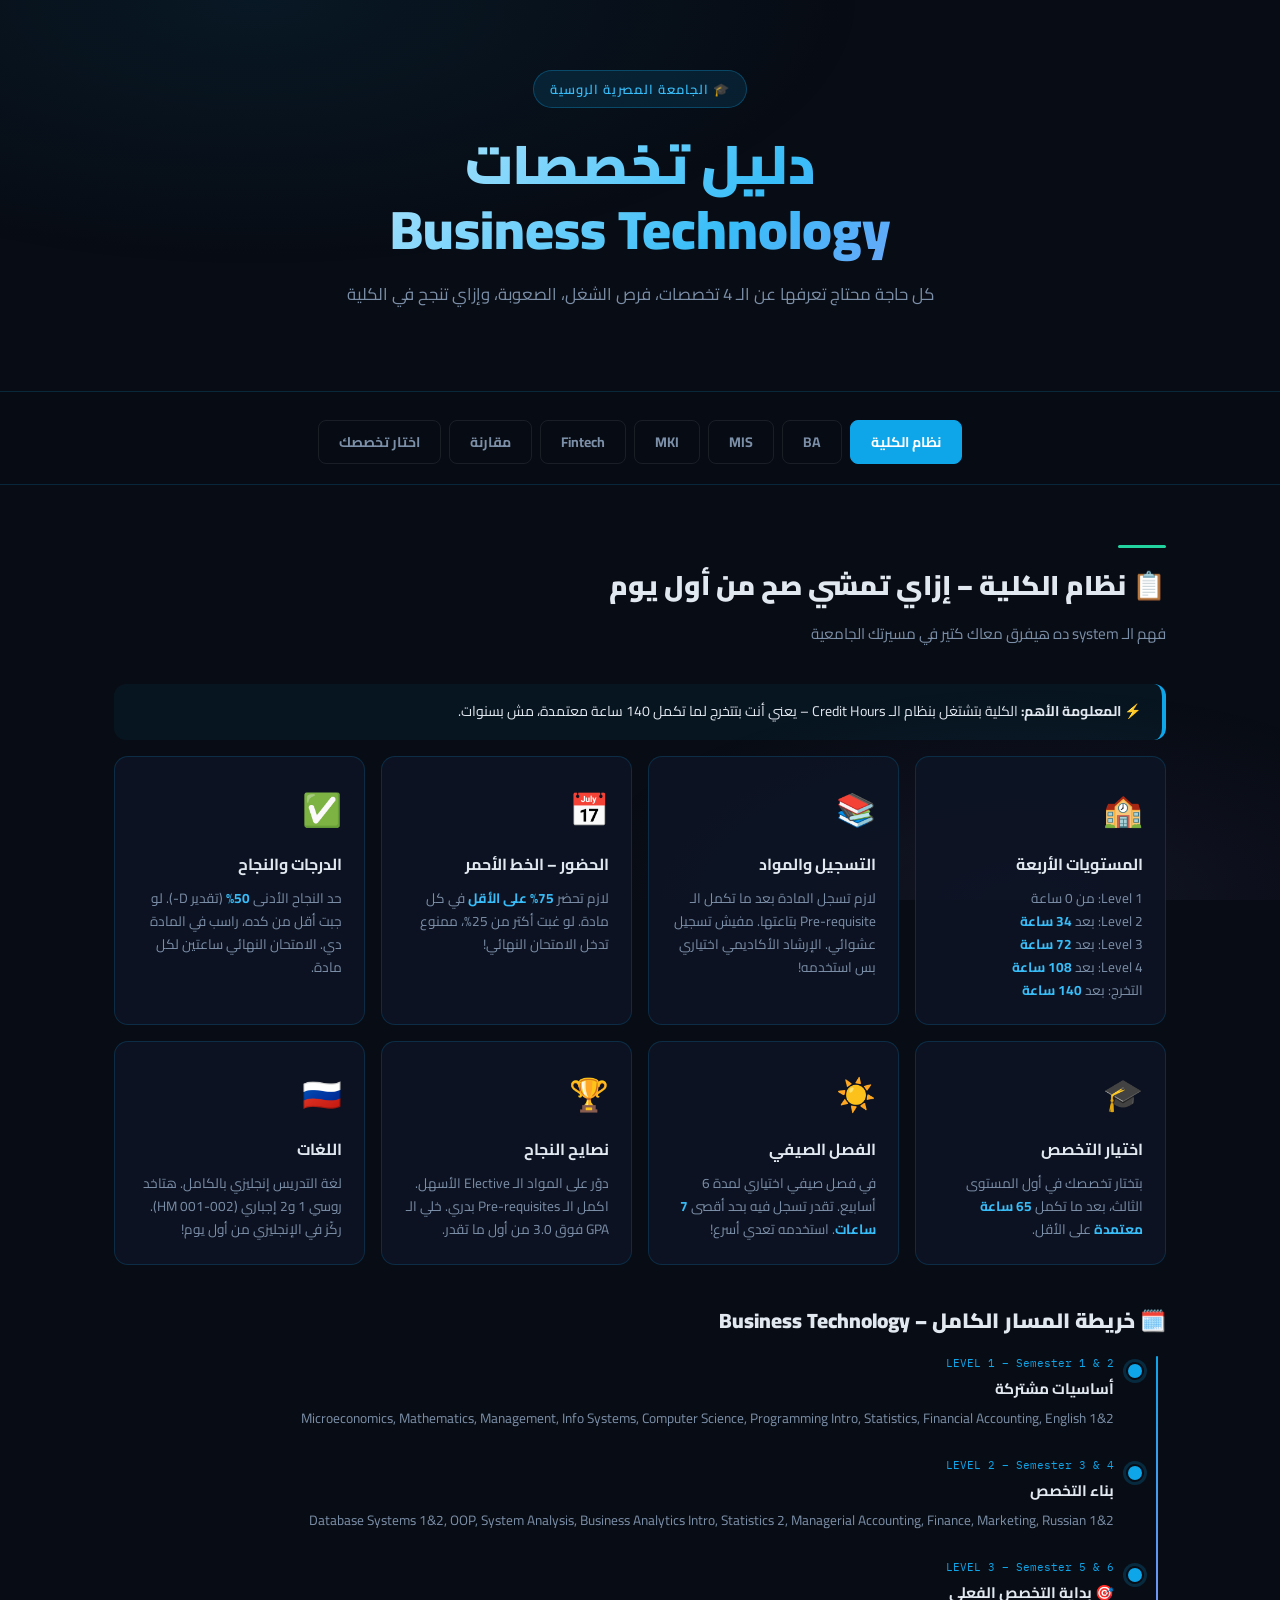
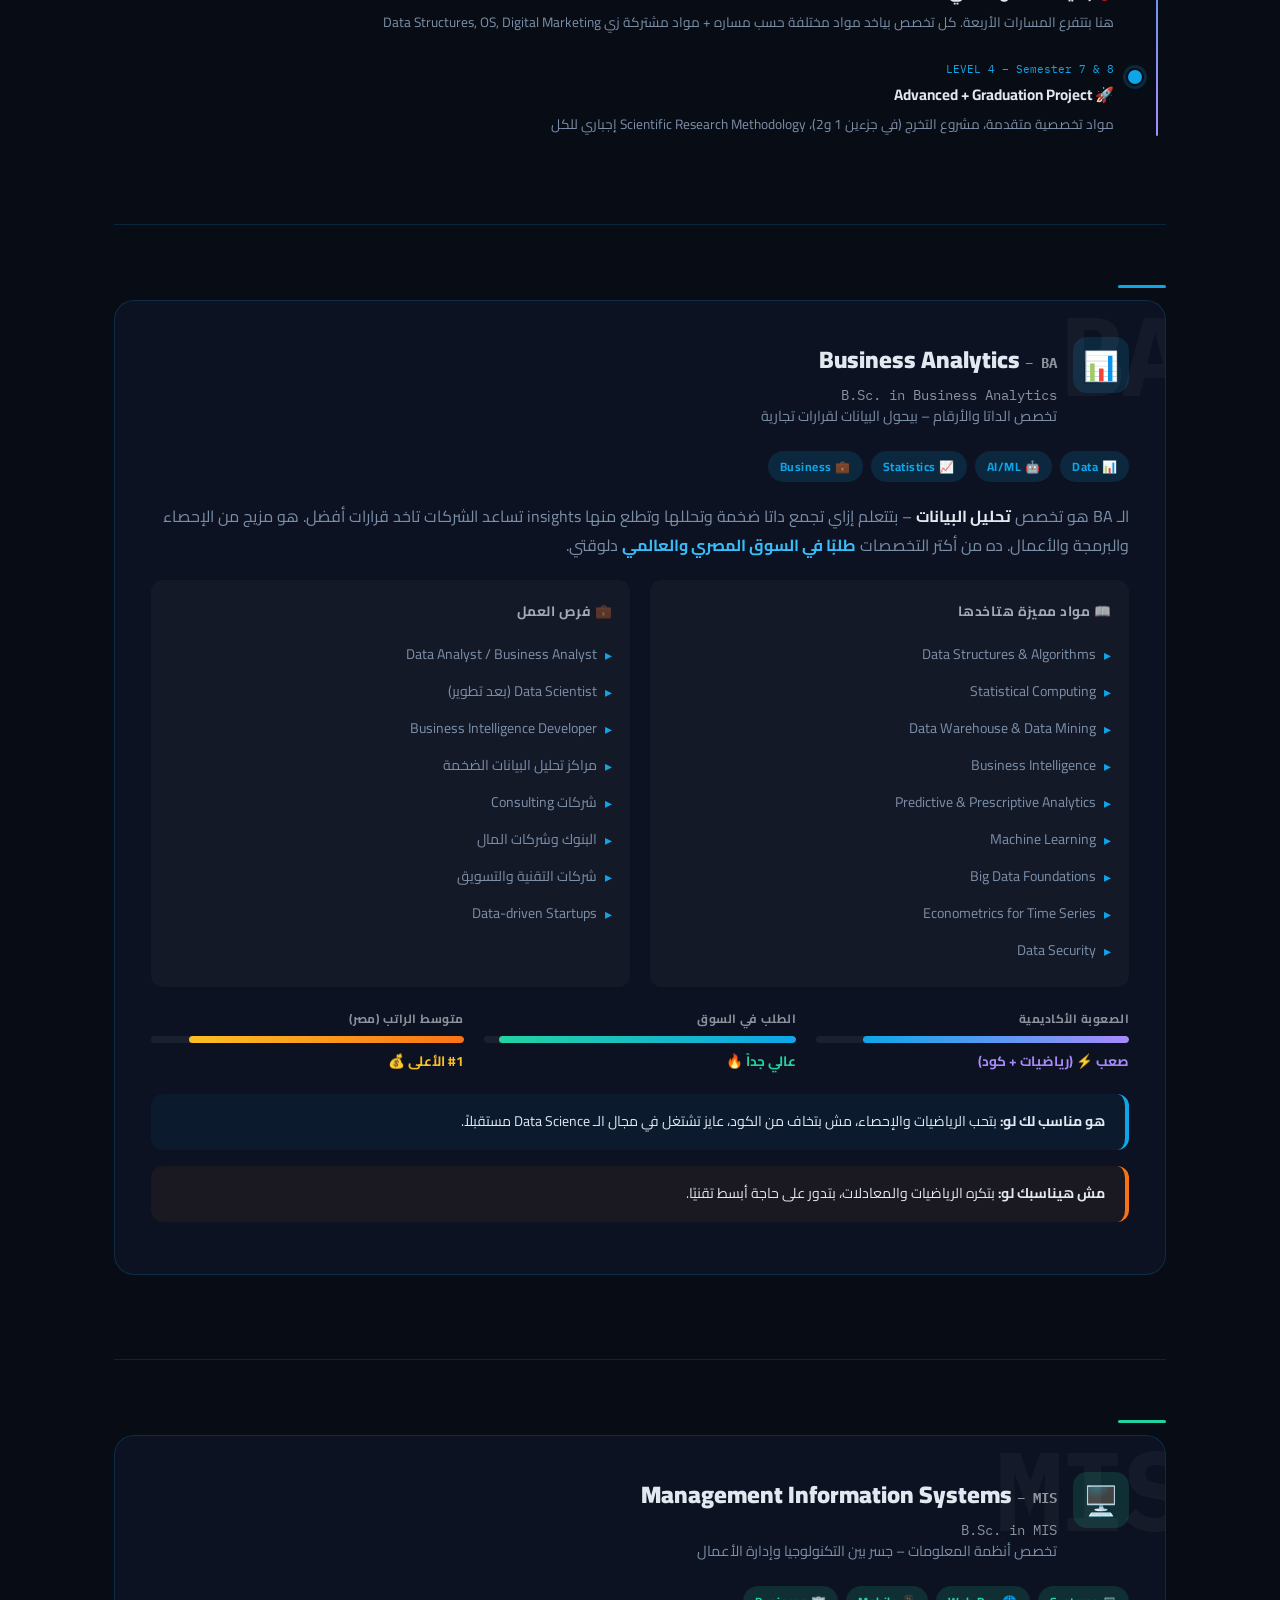
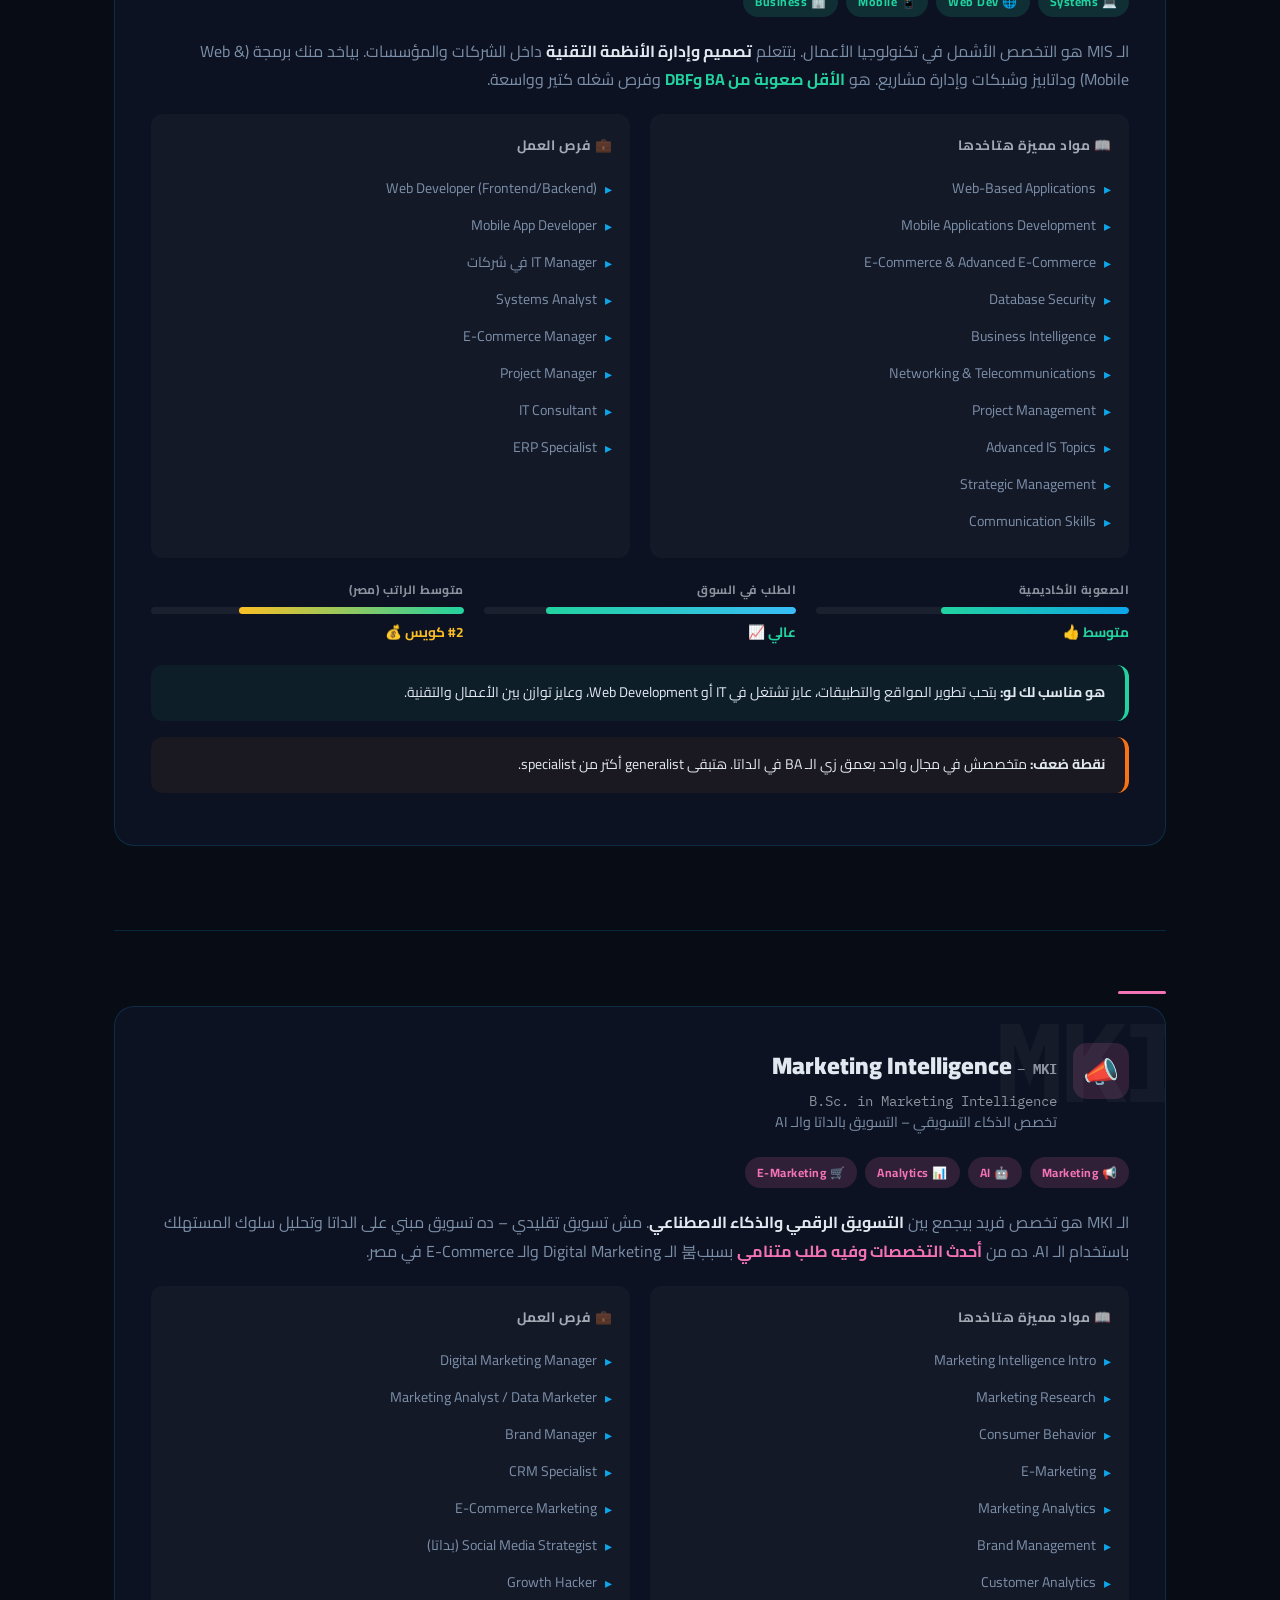
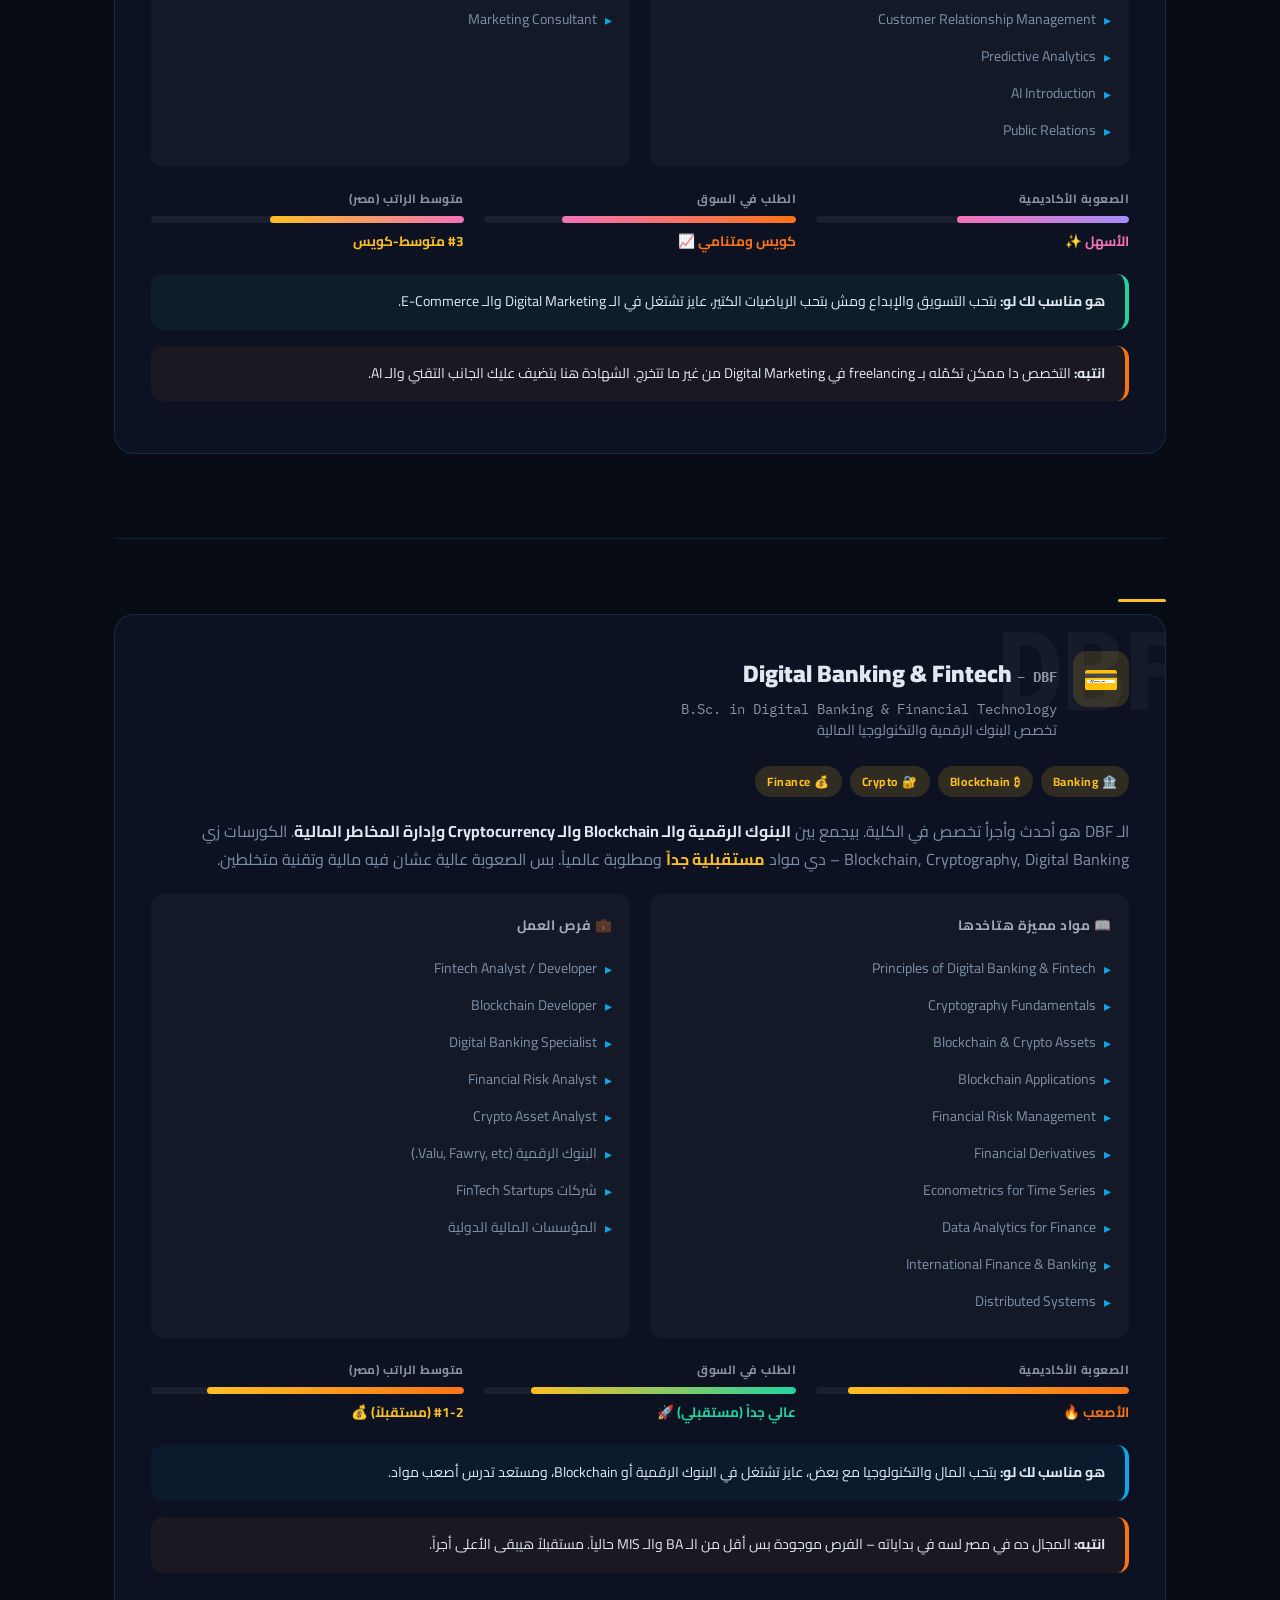
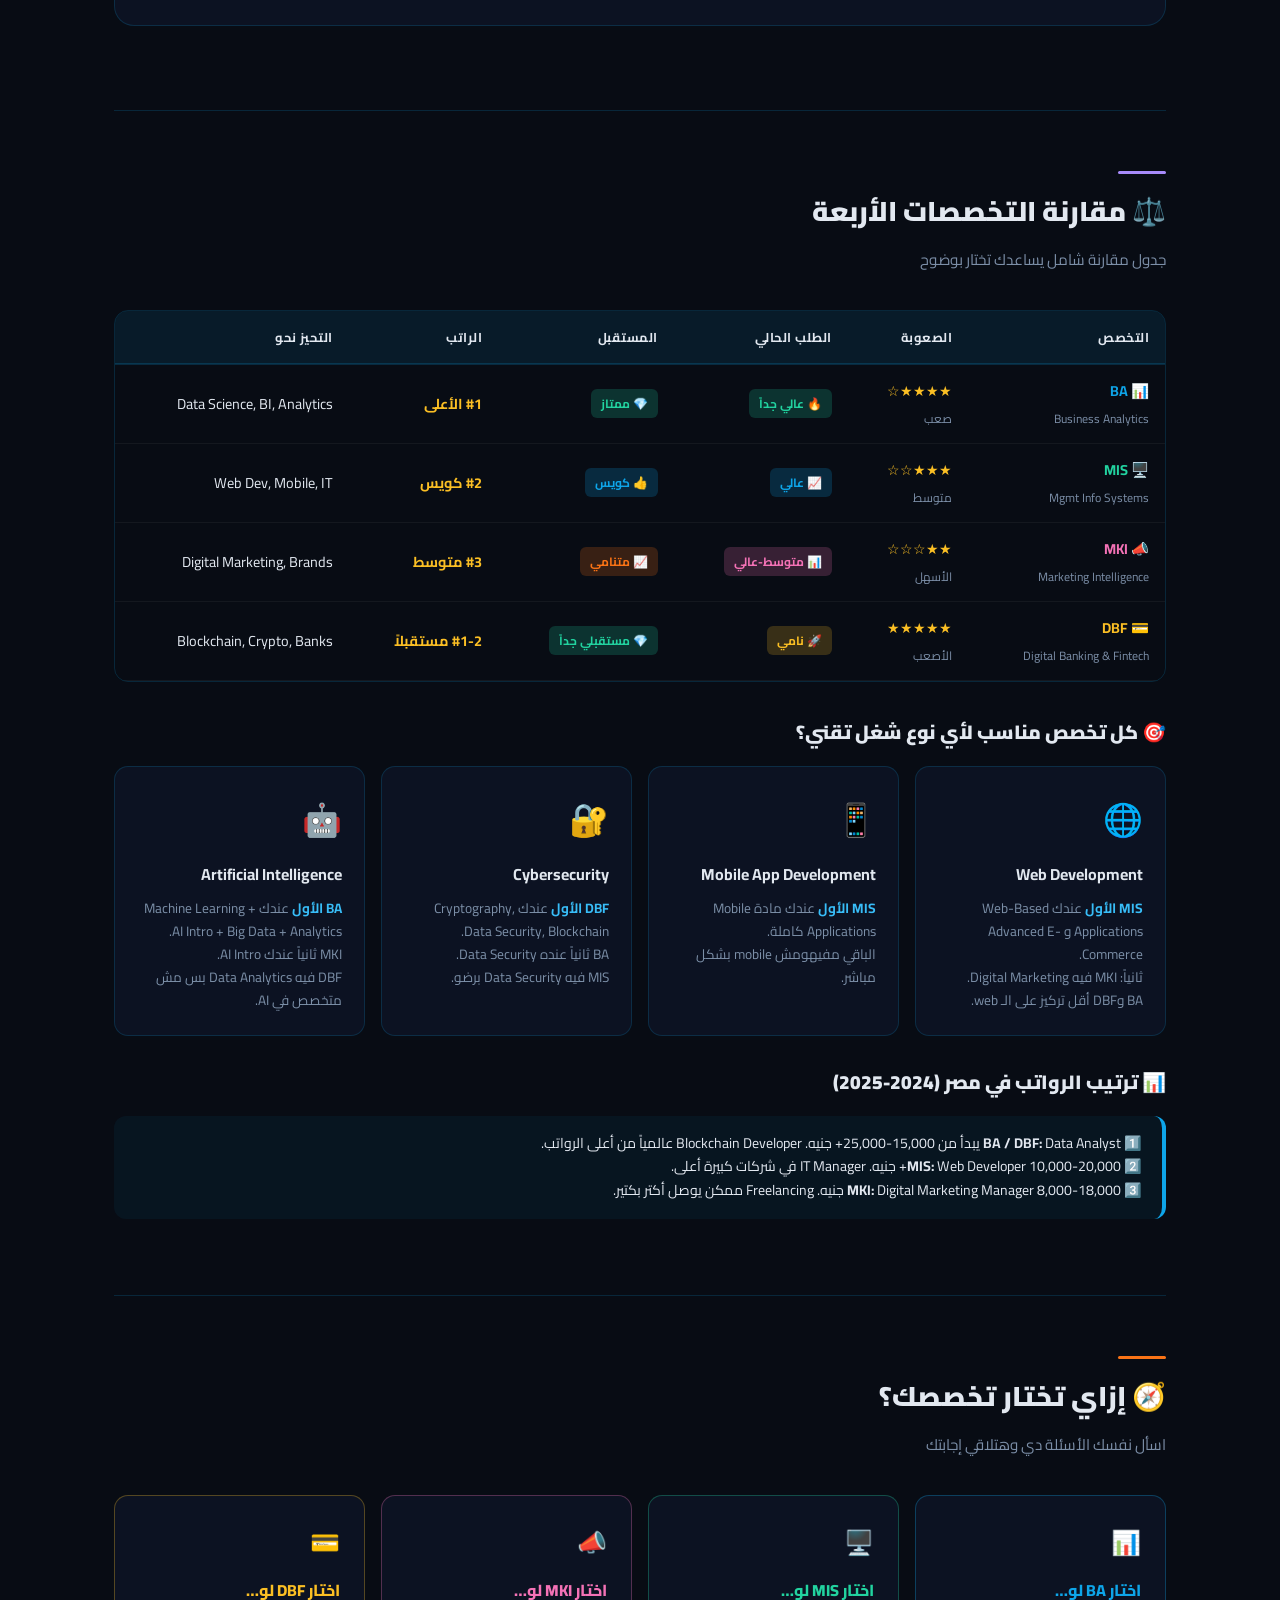
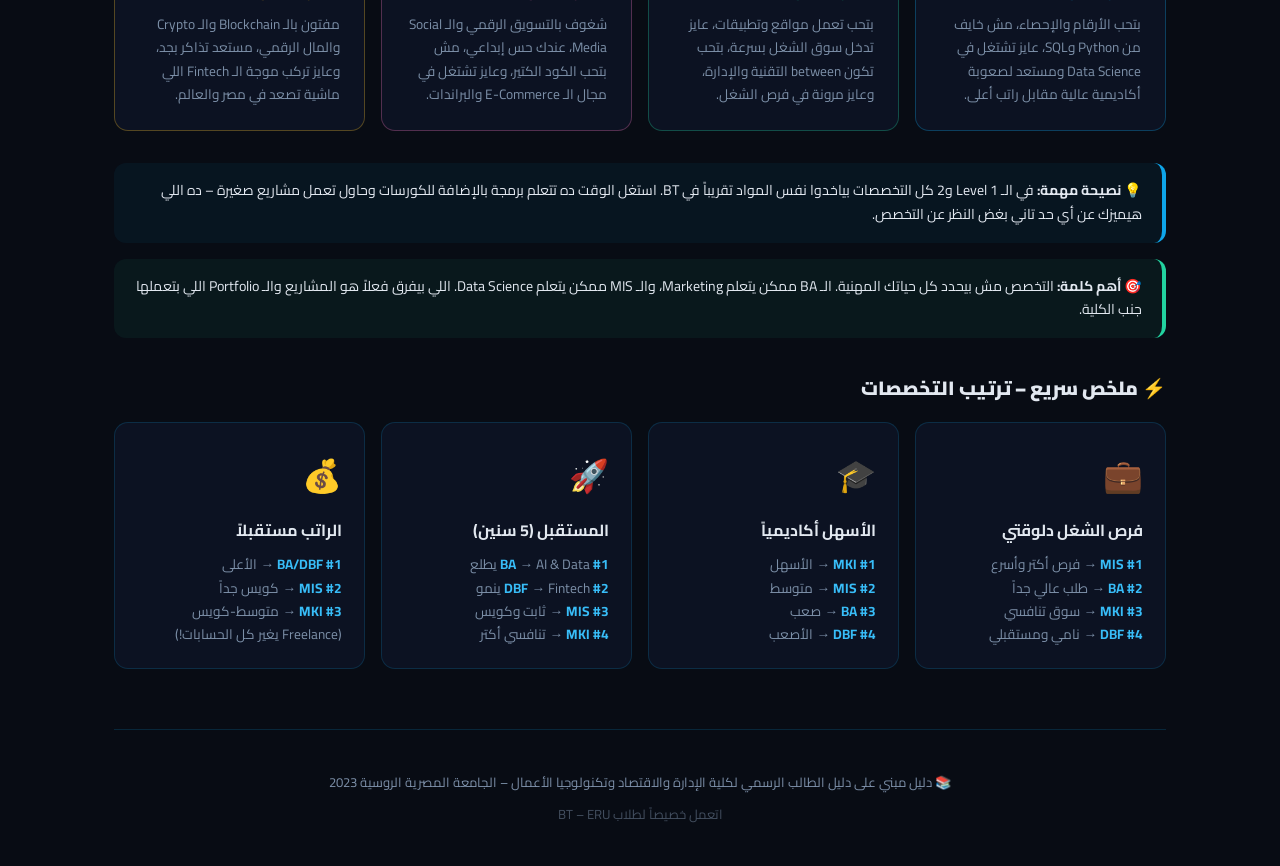
<file: index.html.html>
<!DOCTYPE html>
<html lang="ar" dir="rtl">
<head>
<meta charset="UTF-8">
<meta name="viewport" content="width=device-width, initial-scale=1.0">
<title>دليل تخصصات Business Technology – ERU</title>
<link href="https://fonts.googleapis.com/css2?family=Cairo:wght@300;400;600;700;900&family=IBM+Plex+Mono:wght@400;600&display=swap" rel="stylesheet">
<style>
  :root {
    --bg: #080c14;
    --bg2: #0d1525;
    --bg3: #111d35;
    --blue: #0ea5e9;
    --blue2: #38bdf8;
    --orange: #f97316;
    --green: #22d3a0;
    --purple: #a78bfa;
    --pink: #f472b6;
    --yellow: #fbbf24;
    --text: #e2e8f0;
    --muted: #7c8fa8;
    --border: rgba(14,165,233,0.18);
    --card: rgba(13,21,37,0.85);
  }
  * { margin:0; padding:0; box-sizing:border-box; }
  html { scroll-behavior: smooth; }
  body {
    font-family: 'Cairo', sans-serif;
    background: var(--bg);
    color: var(--text);
    min-height: 100vh;
    overflow-x: hidden;
  }

  /* ── Background texture ── */
  body::before {
    content: '';
    position: fixed;
    inset: 0;
    background:
      radial-gradient(ellipse 80% 50% at 20% 0%, rgba(14,165,233,0.08) 0%, transparent 60%),
      radial-gradient(ellipse 60% 40% at 80% 100%, rgba(167,139,250,0.07) 0%, transparent 60%);
    pointer-events: none;
    z-index: 0;
  }

  .container { max-width: 1100px; margin: 0 auto; padding: 0 24px; position: relative; z-index: 1; }

  /* ── HERO ── */
  .hero {
    padding: 70px 0 50px;
    text-align: center;
    border-bottom: 1px solid var(--border);
  }
  .hero .badge {
    display: inline-flex; align-items: center; gap: 8px;
    background: rgba(14,165,233,0.12); border: 1px solid rgba(14,165,233,0.3);
    color: var(--blue2); font-size: 13px; padding: 6px 16px; border-radius: 100px;
    margin-bottom: 24px; font-weight: 600; letter-spacing: 1px;
  }
  .hero h1 {
    font-size: clamp(2rem, 5vw, 3.4rem);
    font-weight: 900;
    line-height: 1.2;
    background: linear-gradient(135deg, #fff 0%, var(--blue2) 60%, var(--purple) 100%);
    -webkit-background-clip: text; -webkit-text-fill-color: transparent;
    margin-bottom: 16px;
  }
  .hero p { color: var(--muted); font-size: 1.05rem; max-width: 600px; margin: 0 auto 32px; line-height: 1.8; }

  /* ── NAV TABS ── */
  .nav-tabs {
    display: flex; flex-wrap: wrap; gap: 8px; justify-content: center;
    padding: 28px 0 20px;
    position: sticky; top: 0; z-index: 100;
    background: rgba(8,12,20,0.92); backdrop-filter: blur(16px);
    border-bottom: 1px solid var(--border);
  }
  .nav-tabs a {
    padding: 8px 20px; border-radius: 8px; font-size: 14px; font-weight: 700;
    text-decoration: none; transition: all 0.2s;
    border: 1px solid rgba(255,255,255,0.08);
    color: var(--muted);
  }
  .nav-tabs a:hover { border-color: var(--blue); color: var(--blue); }
  .nav-tabs a.active { background: var(--blue); color: #fff; border-color: var(--blue); }

  /* ── SECTION TITLE ── */
  .section-title {
    font-size: 1.7rem; font-weight: 900;
    margin-bottom: 8px;
  }
  .section-sub { color: var(--muted); font-size: 0.95rem; margin-bottom: 36px; }
  .divider { width: 48px; height: 3px; border-radius: 2px; margin-bottom: 12px; }

  section { padding: 60px 0; border-bottom: 1px solid var(--border); }

  /* ── SYSTEM CARDS (نظام الكلية) ── */
  .tip-grid { display: grid; grid-template-columns: repeat(auto-fit, minmax(220px, 1fr)); gap: 16px; }
  .tip-card {
    background: var(--card);
    border: 1px solid var(--border);
    border-radius: 14px; padding: 22px;
    transition: transform 0.2s, border-color 0.2s;
    animation: fadeUp 0.5s ease both;
  }
  .tip-card:hover { transform: translateY(-4px); border-color: var(--blue); }
  .tip-card .icon { font-size: 2rem; margin-bottom: 10px; }
  .tip-card h4 { font-size: 1rem; font-weight: 700; margin-bottom: 8px; }
  .tip-card p { color: var(--muted); font-size: 0.85rem; line-height: 1.7; }
  .tip-card .highlight { color: var(--blue2); font-weight: 700; }

  /* ── SPEC CARDS ── */
  .spec-hero {
    border-radius: 20px; padding: 36px; margin-bottom: 24px;
    border: 1px solid var(--border);
    background: var(--card);
    position: relative; overflow: hidden;
  }
  .spec-hero::before {
    content: attr(data-code);
    position: absolute; right: -20px; top: -20px;
    font-family: 'IBM Plex Mono', monospace;
    font-size: 7rem; font-weight: 700;
    opacity: 0.04; letter-spacing: -4px;
    pointer-events: none;
  }
  .spec-header { display: flex; flex-wrap: wrap; align-items: flex-start; gap: 16px; margin-bottom: 24px; }
  .spec-icon { width: 56px; height: 56px; border-radius: 14px; display: flex; align-items: center; justify-content: center; font-size: 1.8rem; flex-shrink: 0; }
  .spec-header h3 { font-size: 1.5rem; font-weight: 900; margin-bottom: 4px; }
  .spec-header .en { font-family: 'IBM Plex Mono', monospace; font-size: 0.85rem; opacity: 0.6; }
  .spec-header .tagline { color: var(--muted); font-size: 0.9rem; line-height: 1.6; }

  .spec-tags { display: flex; flex-wrap: wrap; gap: 8px; margin-bottom: 20px; }
  .tag {
    display: inline-block; padding: 4px 12px; border-radius: 100px;
    font-size: 0.75rem; font-weight: 700; letter-spacing: 0.5px;
  }

  .two-col { display: grid; grid-template-columns: 1fr 1fr; gap: 20px; }
  @media(max-width:640px) { .two-col { grid-template-columns: 1fr; } }

  .info-box { background: rgba(255,255,255,0.03); border-radius: 12px; padding: 18px; }
  .info-box h5 { font-size: 0.85rem; font-weight: 700; letter-spacing: 0.5px; margin-bottom: 12px; opacity: 0.7; }
  .info-box ul { list-style: none; }
  .info-box ul li { font-size: 0.88rem; color: var(--muted); padding: 5px 0; display: flex; gap: 8px; align-items: flex-start; }
  .info-box ul li::before { content: '▸'; color: var(--blue); flex-shrink: 0; margin-top: 1px; }

  /* ── DIFFICULTY & RANK BARS ── */
  .meta-row { display: flex; flex-wrap: wrap; gap: 20px; margin-top: 20px; }
  .meta-item { flex: 1; min-width: 140px; }
  .meta-label { font-size: 0.75rem; font-weight: 700; letter-spacing: 0.5px; opacity: 0.6; margin-bottom: 6px; }
  .bar-track { background: rgba(255,255,255,0.06); border-radius: 100px; height: 7px; overflow: hidden; }
  .bar-fill { height: 100%; border-radius: 100px; transition: width 1s ease; }
  .meta-val { font-size: 0.85rem; font-weight: 700; margin-top: 5px; }

  /* ── COMPARISON TABLE ── */
  .comp-table { width: 100%; border-collapse: collapse; font-size: 0.9rem; }
  .comp-table th {
    background: rgba(14,165,233,0.1); padding: 14px 16px;
    text-align: right; font-size: 0.8rem; letter-spacing: 0.5px; font-weight: 700;
    border-bottom: 2px solid rgba(14,165,233,0.2);
  }
  .comp-table td { padding: 12px 16px; border-bottom: 1px solid rgba(255,255,255,0.05); }
  .comp-table tr:hover td { background: rgba(255,255,255,0.02); }
  .stars { color: var(--yellow); }
  .rank-badge {
    display: inline-block; padding: 3px 10px; border-radius: 6px;
    font-size: 0.75rem; font-weight: 700;
  }

  /* ── COURSES LIST ── */
  .courses-grid { display: grid; grid-template-columns: repeat(auto-fill, minmax(200px, 1fr)); gap: 10px; }
  .course-pill {
    background: rgba(255,255,255,0.04); border: 1px solid rgba(255,255,255,0.08);
    border-radius: 8px; padding: 10px 14px;
    font-size: 0.82rem; color: var(--muted);
    display: flex; gap: 8px; align-items: center;
  }
  .course-pill .dot { width: 6px; height: 6px; border-radius: 50%; flex-shrink: 0; margin-top: 2px; }

  /* ── CHOOSE SECTION ── */
  .choose-grid { display: grid; grid-template-columns: repeat(auto-fit, minmax(240px,1fr)); gap: 16px; }
  .choose-card {
    border-radius: 14px; padding: 24px;
    border: 1px solid var(--border);
    background: var(--card);
  }
  .choose-card h4 { font-size: 1rem; font-weight: 800; margin-bottom: 8px; }
  .choose-card p { color: var(--muted); font-size: 0.85rem; line-height: 1.7; }
  .choose-card .arrow { font-size: 1.5rem; margin-bottom: 10px; }

  /* ── PATH TIMELINE ── */
  .timeline { position: relative; padding-right: 24px; }
  .timeline::before {
    content: ''; position: absolute; right: 8px; top: 0; bottom: 0;
    width: 2px; background: linear-gradient(to bottom, var(--blue), var(--purple));
    border-radius: 2px;
  }
  .t-item { position: relative; margin-bottom: 28px; padding-right: 28px; }
  .t-item::before {
    content: ''; position: absolute; right: -2px; top: 6px;
    width: 14px; height: 14px; border-radius: 50%;
    background: var(--blue); border: 2px solid var(--bg);
    box-shadow: 0 0 0 3px rgba(14,165,233,0.2);
  }
  .t-item h5 { font-size: 0.95rem; font-weight: 700; margin-bottom: 4px; }
  .t-item p { color: var(--muted); font-size: 0.85rem; line-height: 1.7; }
  .t-sem { font-family: 'IBM Plex Mono', monospace; font-size: 0.7rem; color: var(--blue); margin-bottom: 4px; }

  /* ── ALERTS ── */
  .alert {
    border-radius: 12px; padding: 16px 20px; margin-bottom: 16px;
    border-right: 4px solid;
    font-size: 0.88rem; line-height: 1.7;
  }
  .alert-blue { background: rgba(14,165,233,0.06); border-color: var(--blue); }
  .alert-orange { background: rgba(249,115,22,0.06); border-color: var(--orange); }
  .alert-green { background: rgba(34,211,160,0.06); border-color: var(--green); }

  /* ── FOOTER ── */
  footer {
    text-align: center; padding: 40px 0;
    color: var(--muted); font-size: 0.82rem;
  }

  @keyframes fadeUp {
    from { opacity:0; transform:translateY(20px); }
    to { opacity:1; transform:translateY(0); }
  }

  /* scroll animation */
  .fade-section { opacity: 0; transform: translateY(24px); transition: all 0.5s ease; }
  .fade-section.visible { opacity: 1; transform: translateY(0); }
</style>
</head>
<body>

<!-- HERO -->
<div class="hero">
  <div class="container">
    <div class="badge">🎓 الجامعة المصرية الروسية</div>
    <h1>دليل تخصصات<br>Business Technology</h1>
    <p>كل حاجة محتاج تعرفها عن الـ 4 تخصصات، فرص الشغل، الصعوبة، وإزاي تنجح في الكلية</p>
  </div>
</div>

<!-- NAV -->
<nav class="nav-tabs">
  <a href="#system">نظام الكلية</a>
  <a href="#ba">BA</a>
  <a href="#mis">MIS</a>
  <a href="#mki">MKI</a>
  <a href="#dbf">Fintech</a>
  <a href="#compare">مقارنة</a>
  <a href="#choose">اختار تخصصك</a>
</nav>

<div class="container">

<!-- ══════════════════════════════════════════ -->
<!-- SECTION 1: نظام الكلية -->
<!-- ══════════════════════════════════════════ -->
<section id="system" class="fade-section">
  <div class="divider" style="background:var(--green)"></div>
  <div class="section-title">📋 نظام الكلية – إزاي تمشي صح من أول يوم</div>
  <div class="section-sub">فهم الـ system ده هيفرق معاك كتير في مسيرتك الجامعية</div>

  <div class="alert alert-blue">
    ⚡ <strong>المعلومة الأهم:</strong> الكلية بتشتغل بنظام الـ Credit Hours – يعني أنت بتتخرج لما تكمل 140 ساعة معتمدة، مش بسنوات.
  </div>

  <div class="tip-grid">
    <div class="tip-card" style="animation-delay:0.05s">
      <div class="icon">🏫</div>
      <h4>المستويات الأربعة</h4>
      <p>
        Level 1: من 0 ساعة<br>
        Level 2: بعد <span class="highlight">34 ساعة</span><br>
        Level 3: بعد <span class="highlight">72 ساعة</span><br>
        Level 4: بعد <span class="highlight">108 ساعة</span><br>
        التخرج: بعد <span class="highlight">140 ساعة</span>
      </p>
    </div>
    <div class="tip-card" style="animation-delay:0.1s">
      <div class="icon">📚</div>
      <h4>التسجيل والمواد</h4>
      <p>لازم تسجل المادة بعد ما تكمل الـ Pre-requisite بتاعتها. مفيش تسجيل عشوائي. الإرشاد الأكاديمي اختياري بس استخدمه!</p>
    </div>
    <div class="tip-card" style="animation-delay:0.15s">
      <div class="icon">📅</div>
      <h4>الحضور – الخط الأحمر</h4>
      <p>لازم تحضر <span class="highlight">75% على الأقل</span> في كل مادة. لو غبت أكتر من 25%، ممنوع تدخل الامتحان النهائي!</p>
    </div>
    <div class="tip-card" style="animation-delay:0.2s">
      <div class="icon">✅</div>
      <h4>الدرجات والنجاح</h4>
      <p>حد النجاح الأدنى <span class="highlight">50%</span> (تقدير D-). لو جبت أقل من كده، راسب في المادة دي. الامتحان النهائي ساعتين لكل مادة.</p>
    </div>
    <div class="tip-card" style="animation-delay:0.25s">
      <div class="icon">🎓</div>
      <h4>اختيار التخصص</h4>
      <p>بتختار تخصصك في أول المستوى الثالث، بعد ما تكمل <span class="highlight">65 ساعة معتمدة</span> على الأقل.</p>
    </div>
    <div class="tip-card" style="animation-delay:0.3s">
      <div class="icon">☀️</div>
      <h4>الفصل الصيفي</h4>
      <p>في فصل صيفي اختياري لمدة 6 أسابيع. تقدر تسجل فيه بحد أقصى <span class="highlight">7 ساعات</span>. استخدمه تعدي أسرع!</p>
    </div>
    <div class="tip-card" style="animation-delay:0.35s">
      <div class="icon">🏆</div>
      <h4>نصايح النجاح</h4>
      <p>دوّر على المواد الـ Elective الأسهل. اكمل الـ Pre-requisites بدري. خلي الـ GPA فوق 3.0 من أول ما تقدر.</p>
    </div>
    <div class="tip-card" style="animation-delay:0.4s">
      <div class="icon">🇷🇺</div>
      <h4>اللغات</h4>
      <p>لغة التدريس إنجليزي بالكامل. هتاخد روسي 1 و2 إجباري (HM 001-002). ركّز في الإنجليزي من أول يوم!</p>
    </div>
  </div>

  <div style="margin-top:36px">
    <div class="section-title" style="font-size:1.3rem; margin-bottom:16px">🗓️ خريطة المسار الكامل – Business Technology</div>
    <div class="timeline">
      <div class="t-item">
        <div class="t-sem">LEVEL 1 – Semester 1 & 2</div>
        <h5>أساسيات مشتركة</h5>
        <p>Microeconomics, Mathematics, Management, Info Systems, Computer Science, Programming Intro, Statistics, Financial Accounting, English 1&2</p>
      </div>
      <div class="t-item">
        <div class="t-sem">LEVEL 2 – Semester 3 & 4</div>
        <h5>بناء التخصص</h5>
        <p>Database Systems 1&2, OOP, System Analysis, Business Analytics Intro, Statistics 2, Managerial Accounting, Finance, Marketing, Russian 1&2</p>
      </div>
      <div class="t-item">
        <div class="t-sem">LEVEL 3 – Semester 5 & 6</div>
        <h5>🎯 بداية التخصص الفعلي</h5>
        <p>هنا بتتفرع المسارات الأربعة. كل تخصص بياخد مواد مختلفة حسب مساره + مواد مشتركة زي Data Structures, OS, Digital Marketing</p>
      </div>
      <div class="t-item">
        <div class="t-sem">LEVEL 4 – Semester 7 & 8</div>
        <h5>🚀 Advanced + Graduation Project</h5>
        <p>مواد تخصصية متقدمة، مشروع التخرج (في جزءين 1 و2)، Scientific Research Methodology إجباري للكل</p>
      </div>
    </div>
  </div>
</section>


<!-- ══════════════════════════════════════════ -->
<!-- SECTION 2: BA -->
<!-- ══════════════════════════════════════════ -->
<section id="ba" class="fade-section">
  <div class="divider" style="background:var(--blue)"></div>
  <div class="spec-hero" data-code="BA">
    <div class="spec-header">
      <div class="spec-icon" style="background:rgba(14,165,233,0.15); color:var(--blue)">📊</div>
      <div>
        <h3>Business Analytics <span class="en">– BA</span></h3>
        <div class="en">B.Sc. in Business Analytics</div>
        <div class="tagline">تخصص الداتا والأرقام – بيحول البيانات لقرارات تجارية</div>
      </div>
    </div>

    <div class="spec-tags">
      <span class="tag" style="background:rgba(14,165,233,0.15); color:var(--blue)">📊 Data</span>
      <span class="tag" style="background:rgba(14,165,233,0.15); color:var(--blue)">🤖 AI/ML</span>
      <span class="tag" style="background:rgba(14,165,233,0.15); color:var(--blue)">📈 Statistics</span>
      <span class="tag" style="background:rgba(14,165,233,0.15); color:var(--blue)">💼 Business</span>
    </div>

    <p style="color:var(--muted); line-height:1.8; margin-bottom:20px">
      الـ BA هو تخصص <strong style="color:var(--text)">تحليل البيانات</strong> – بتتعلم إزاي تجمع داتا ضخمة وتحللها وتطلع منها insights تساعد الشركات تاخد قرارات أفضل. هو مزيج من الإحصاء والبرمجة والأعمال. ده من أكتر التخصصات <strong style="color:var(--blue2)">طلبًا في السوق المصري والعالمي</strong> دلوقتي.
    </p>

    <div class="two-col">
      <div class="info-box">
        <h5>📖 مواد مميزة هتاخدها</h5>
        <ul>
          <li>Data Structures & Algorithms</li>
          <li>Statistical Computing</li>
          <li>Data Warehouse & Data Mining</li>
          <li>Business Intelligence</li>
          <li>Predictive & Prescriptive Analytics</li>
          <li>Machine Learning</li>
          <li>Big Data Foundations</li>
          <li>Econometrics for Time Series</li>
          <li>Data Security</li>
        </ul>
      </div>
      <div class="info-box">
        <h5>💼 فرص العمل</h5>
        <ul>
          <li>Data Analyst / Business Analyst</li>
          <li>Data Scientist (بعد تطوير)</li>
          <li>Business Intelligence Developer</li>
          <li>مراكز تحليل البيانات الضخمة</li>
          <li>شركات Consulting</li>
          <li>البنوك وشركات المال</li>
          <li>شركات التقنية والتسويق</li>
          <li>Data-driven Startups</li>
        </ul>
      </div>
    </div>

    <div class="meta-row">
      <div class="meta-item">
        <div class="meta-label">الصعوبة الأكاديمية</div>
        <div class="bar-track"><div class="bar-fill" style="width:85%; background:linear-gradient(90deg, var(--blue), var(--purple))"></div></div>
        <div class="meta-val" style="color:var(--purple)">صعب ⚡ (رياضيات + كود)</div>
      </div>
      <div class="meta-item">
        <div class="meta-label">الطلب في السوق</div>
        <div class="bar-track"><div class="bar-fill" style="width:95%; background:linear-gradient(90deg, var(--green), var(--blue))"></div></div>
        <div class="meta-val" style="color:var(--green)">عالي جداً 🔥</div>
      </div>
      <div class="meta-item">
        <div class="meta-label">متوسط الراتب (مصر)</div>
        <div class="bar-track"><div class="bar-fill" style="width:88%; background:linear-gradient(90deg, var(--yellow), var(--orange))"></div></div>
        <div class="meta-val" style="color:var(--yellow)">#1 الأعلى 💰</div>
      </div>
    </div>

    <div class="alert alert-blue" style="margin-top:20px">
      <strong>هو مناسب لك لو:</strong> بتحب الرياضيات والإحصاء، مش بتخاف من الكود، عايز تشتغل في مجال الـ Data Science مستقبلاً.
    </div>
    <div class="alert alert-orange" style="margin-top:8px">
      <strong>مش هيناسبك لو:</strong> بتكره الرياضيات والمعادلات، بتدور على حاجة أبسط تقنيًا.
    </div>
  </div>
</section>


<!-- ══════════════════════════════════════════ -->
<!-- SECTION 3: MIS -->
<!-- ══════════════════════════════════════════ -->
<section id="mis" class="fade-section">
  <div class="divider" style="background:var(--green)"></div>
  <div class="spec-hero" data-code="MIS">
    <div class="spec-header">
      <div class="spec-icon" style="background:rgba(34,211,160,0.15); color:var(--green)">🖥️</div>
      <div>
        <h3>Management Information Systems <span class="en">– MIS</span></h3>
        <div class="en">B.Sc. in MIS</div>
        <div class="tagline">تخصص أنظمة المعلومات – جسر بين التكنولوجيا وإدارة الأعمال</div>
      </div>
    </div>

    <div class="spec-tags">
      <span class="tag" style="background:rgba(34,211,160,0.15); color:var(--green)">💻 Systems</span>
      <span class="tag" style="background:rgba(34,211,160,0.15); color:var(--green)">🌐 Web Dev</span>
      <span class="tag" style="background:rgba(34,211,160,0.15); color:var(--green)">📱 Mobile</span>
      <span class="tag" style="background:rgba(34,211,160,0.15); color:var(--green)">🏢 Business</span>
    </div>

    <p style="color:var(--muted); line-height:1.8; margin-bottom:20px">
      الـ MIS هو التخصص الأشمل في تكنولوجيا الأعمال. بتتعلم <strong style="color:var(--text)">تصميم وإدارة الأنظمة التقنية</strong> داخل الشركات والمؤسسات. بياخد منك برمجة (Web & Mobile) وداتابيز وشبكات وإدارة مشاريع. هو <strong style="color:var(--green)">الأقل صعوبة من BA وDBF</strong> وفرص شغله كتير وواسعة.
    </p>

    <div class="two-col">
      <div class="info-box">
        <h5>📖 مواد مميزة هتاخدها</h5>
        <ul>
          <li>Web-Based Applications</li>
          <li>Mobile Applications Development</li>
          <li>E-Commerce & Advanced E-Commerce</li>
          <li>Database Security</li>
          <li>Business Intelligence</li>
          <li>Networking & Telecommunications</li>
          <li>Project Management</li>
          <li>Advanced IS Topics</li>
          <li>Strategic Management</li>
          <li>Communication Skills</li>
        </ul>
      </div>
      <div class="info-box">
        <h5>💼 فرص العمل</h5>
        <ul>
          <li>Web Developer (Frontend/Backend)</li>
          <li>Mobile App Developer</li>
          <li>IT Manager في شركات</li>
          <li>Systems Analyst</li>
          <li>E-Commerce Manager</li>
          <li>Project Manager</li>
          <li>IT Consultant</li>
          <li>ERP Specialist</li>
        </ul>
      </div>
    </div>

    <div class="meta-row">
      <div class="meta-item">
        <div class="meta-label">الصعوبة الأكاديمية</div>
        <div class="bar-track"><div class="bar-fill" style="width:60%; background:linear-gradient(90deg, var(--green), var(--blue))"></div></div>
        <div class="meta-val" style="color:var(--green)">متوسط 👍</div>
      </div>
      <div class="meta-item">
        <div class="meta-label">الطلب في السوق</div>
        <div class="bar-track"><div class="bar-fill" style="width:80%; background:linear-gradient(90deg, var(--green), var(--blue2))"></div></div>
        <div class="meta-val" style="color:var(--green)">عالي 📈</div>
      </div>
      <div class="meta-item">
        <div class="meta-label">متوسط الراتب (مصر)</div>
        <div class="bar-track"><div class="bar-fill" style="width:72%; background:linear-gradient(90deg, var(--yellow), var(--green))"></div></div>
        <div class="meta-val" style="color:var(--yellow)">#2 كويس 💰</div>
      </div>
    </div>

    <div class="alert alert-green" style="margin-top:20px">
      <strong>هو مناسب لك لو:</strong> بتحب تطوير المواقع والتطبيقات، عايز تشتغل في IT أو Web Development، وعايز توازن بين الأعمال والتقنية.
    </div>
    <div class="alert alert-orange" style="margin-top:8px">
      <strong>نقطة ضعف:</strong> متخصصش في مجال واحد بعمق زي الـ BA في الداتا. هتبقى generalist أكتر من specialist.
    </div>
  </div>
</section>


<!-- ══════════════════════════════════════════ -->
<!-- SECTION 4: MKI -->
<!-- ══════════════════════════════════════════ -->
<section id="mki" class="fade-section">
  <div class="divider" style="background:var(--pink)"></div>
  <div class="spec-hero" data-code="MKI">
    <div class="spec-header">
      <div class="spec-icon" style="background:rgba(244,114,182,0.15); color:var(--pink)">📣</div>
      <div>
        <h3>Marketing Intelligence <span class="en">– MKI</span></h3>
        <div class="en">B.Sc. in Marketing Intelligence</div>
        <div class="tagline">تخصص الذكاء التسويقي – التسويق بالداتا والـ AI</div>
      </div>
    </div>

    <div class="spec-tags">
      <span class="tag" style="background:rgba(244,114,182,0.15); color:var(--pink)">📢 Marketing</span>
      <span class="tag" style="background:rgba(244,114,182,0.15); color:var(--pink)">🤖 AI</span>
      <span class="tag" style="background:rgba(244,114,182,0.15); color:var(--pink)">📊 Analytics</span>
      <span class="tag" style="background:rgba(244,114,182,0.15); color:var(--pink)">🛒 E-Marketing</span>
    </div>

    <p style="color:var(--muted); line-height:1.8; margin-bottom:20px">
      الـ MKI هو تخصص فريد بيجمع بين <strong style="color:var(--text)">التسويق الرقمي والذكاء الاصطناعي</strong>. مش تسويق تقليدي – ده تسويق مبني على الداتا وتحليل سلوك المستهلك باستخدام الـ AI. ده من <strong style="color:var(--pink)">أحدث التخصصات وفيه طلب متنامي</strong> بسبب붐 الـ Digital Marketing والـ E-Commerce في مصر.
    </p>

    <div class="two-col">
      <div class="info-box">
        <h5>📖 مواد مميزة هتاخدها</h5>
        <ul>
          <li>Marketing Intelligence Intro</li>
          <li>Marketing Research</li>
          <li>Consumer Behavior</li>
          <li>E-Marketing</li>
          <li>Marketing Analytics</li>
          <li>Brand Management</li>
          <li>Customer Analytics</li>
          <li>Customer Relationship Management</li>
          <li>Predictive Analytics</li>
          <li>AI Introduction</li>
          <li>Public Relations</li>
        </ul>
      </div>
      <div class="info-box">
        <h5>💼 فرص العمل</h5>
        <ul>
          <li>Digital Marketing Manager</li>
          <li>Marketing Analyst / Data Marketer</li>
          <li>Brand Manager</li>
          <li>CRM Specialist</li>
          <li>E-Commerce Marketing</li>
          <li>Social Media Strategist (بداتا)</li>
          <li>Growth Hacker</li>
          <li>Marketing Consultant</li>
        </ul>
      </div>
    </div>

    <div class="meta-row">
      <div class="meta-item">
        <div class="meta-label">الصعوبة الأكاديمية</div>
        <div class="bar-track"><div class="bar-fill" style="width:55%; background:linear-gradient(90deg, var(--pink), var(--purple))"></div></div>
        <div class="meta-val" style="color:var(--pink)">الأسهل ✨</div>
      </div>
      <div class="meta-item">
        <div class="meta-label">الطلب في السوق</div>
        <div class="bar-track"><div class="bar-fill" style="width:75%; background:linear-gradient(90deg, var(--pink), var(--orange))"></div></div>
        <div class="meta-val" style="color:var(--orange)">كويس ومتنامي 📈</div>
      </div>
      <div class="meta-item">
        <div class="meta-label">متوسط الراتب (مصر)</div>
        <div class="bar-track"><div class="bar-fill" style="width:62%; background:linear-gradient(90deg, var(--yellow), var(--pink))"></div></div>
        <div class="meta-val" style="color:var(--yellow)">#3 متوسط-كويس</div>
      </div>
    </div>

    <div class="alert alert-green" style="margin-top:20px">
      <strong>هو مناسب لك لو:</strong> بتحب التسويق والإبداع ومش بتحب الرياضيات الكتير، عايز تشتغل في الـ Digital Marketing والـ E-Commerce.
    </div>
    <div class="alert alert-orange" style="margin-top:8px">
      <strong>انتبه:</strong> التخصص دا ممكن تكمّله بـ freelancing في Digital Marketing من غير ما تتخرج. الشهادة هنا بتضيف عليك الجانب التقني والـ AI.
    </div>
  </div>
</section>


<!-- ══════════════════════════════════════════ -->
<!-- SECTION 5: DBF / Fintech -->
<!-- ══════════════════════════════════════════ -->
<section id="dbf" class="fade-section">
  <div class="divider" style="background:var(--yellow)"></div>
  <div class="spec-hero" data-code="DBF">
    <div class="spec-header">
      <div class="spec-icon" style="background:rgba(251,191,36,0.15); color:var(--yellow)">💳</div>
      <div>
        <h3>Digital Banking & Fintech <span class="en">– DBF</span></h3>
        <div class="en">B.Sc. in Digital Banking & Financial Technology</div>
        <div class="tagline">تخصص البنوك الرقمية والتكنولوجيا المالية</div>
      </div>
    </div>

    <div class="spec-tags">
      <span class="tag" style="background:rgba(251,191,36,0.15); color:var(--yellow)">🏦 Banking</span>
      <span class="tag" style="background:rgba(251,191,36,0.15); color:var(--yellow)">₿ Blockchain</span>
      <span class="tag" style="background:rgba(251,191,36,0.15); color:var(--yellow)">🔐 Crypto</span>
      <span class="tag" style="background:rgba(251,191,36,0.15); color:var(--yellow)">💰 Finance</span>
    </div>

    <p style="color:var(--muted); line-height:1.8; margin-bottom:20px">
      الـ DBF هو أحدث وأجرأ تخصص في الكلية. بيجمع بين <strong style="color:var(--text)">البنوك الرقمية والـ Blockchain والـ Cryptocurrency وإدارة المخاطر المالية</strong>. الكورسات زي Blockchain, Cryptography, Digital Banking – دي مواد <strong style="color:var(--yellow)">مستقبلية جداً</strong> ومطلوبة عالمياً. بس الصعوبة عالية عشان فيه مالية وتقنية متخلطين.
    </p>

    <div class="two-col">
      <div class="info-box">
        <h5>📖 مواد مميزة هتاخدها</h5>
        <ul>
          <li>Principles of Digital Banking & Fintech</li>
          <li>Cryptography Fundamentals</li>
          <li>Blockchain & Crypto Assets</li>
          <li>Blockchain Applications</li>
          <li>Financial Risk Management</li>
          <li>Financial Derivatives</li>
          <li>Econometrics for Time Series</li>
          <li>Data Analytics for Finance</li>
          <li>International Finance & Banking</li>
          <li>Distributed Systems</li>
        </ul>
      </div>
      <div class="info-box">
        <h5>💼 فرص العمل</h5>
        <ul>
          <li>Fintech Analyst / Developer</li>
          <li>Blockchain Developer</li>
          <li>Digital Banking Specialist</li>
          <li>Financial Risk Analyst</li>
          <li>Crypto Asset Analyst</li>
          <li>البنوك الرقمية (Valu, Fawry, etc.)</li>
          <li>شركات FinTech Startups</li>
          <li>المؤسسات المالية الدولية</li>
        </ul>
      </div>
    </div>

    <div class="meta-row">
      <div class="meta-item">
        <div class="meta-label">الصعوبة الأكاديمية</div>
        <div class="bar-track"><div class="bar-fill" style="width:90%; background:linear-gradient(90deg, var(--yellow), var(--orange))"></div></div>
        <div class="meta-val" style="color:var(--orange)">الأصعب 🔥</div>
      </div>
      <div class="meta-item">
        <div class="meta-label">الطلب في السوق</div>
        <div class="bar-track"><div class="bar-fill" style="width:85%; background:linear-gradient(90deg, var(--yellow), var(--green))"></div></div>
        <div class="meta-val" style="color:var(--green)">عالي جداً (مستقبلي) 🚀</div>
      </div>
      <div class="meta-item">
        <div class="meta-label">متوسط الراتب (مصر)</div>
        <div class="bar-track"><div class="bar-fill" style="width:82%; background:linear-gradient(90deg, var(--yellow), var(--orange))"></div></div>
        <div class="meta-val" style="color:var(--yellow)">#1-2 (مستقبلاً) 💰</div>
      </div>
    </div>

    <div class="alert alert-blue" style="margin-top:20px">
      <strong>هو مناسب لك لو:</strong> بتحب المال والتكنولوجيا مع بعض، عايز تشتغل في البنوك الرقمية أو Blockchain، ومستعد تدرس أصعب مواد.
    </div>
    <div class="alert alert-orange" style="margin-top:8px">
      <strong>انتبه:</strong> المجال ده في مصر لسه في بداياته – الفرص موجودة بس أقل من الـ BA والـ MIS حالياً. مستقبلاً هيبقى الأعلى أجراً.
    </div>
  </div>
</section>


<!-- ══════════════════════════════════════════ -->
<!-- SECTION 6: COMPARISON -->
<!-- ══════════════════════════════════════════ -->
<section id="compare" class="fade-section">
  <div class="divider" style="background:var(--purple)"></div>
  <div class="section-title">⚖️ مقارنة التخصصات الأربعة</div>
  <div class="section-sub">جدول مقارنة شامل يساعدك تختار بوضوح</div>

  <div style="overflow-x:auto; border-radius:14px; border:1px solid var(--border)">
    <table class="comp-table">
      <thead>
        <tr>
          <th>التخصص</th>
          <th>الصعوبة</th>
          <th>الطلب الحالي</th>
          <th>المستقبل</th>
          <th>الراتب</th>
          <th>التحيز نحو</th>
        </tr>
      </thead>
      <tbody>
        <tr>
          <td><strong style="color:var(--blue)">📊 BA</strong><br><small style="color:var(--muted)">Business Analytics</small></td>
          <td><span class="stars">★★★★☆</span><br><small style="color:var(--muted)">صعب</small></td>
          <td><span class="rank-badge" style="background:rgba(34,211,160,0.2);color:var(--green)">🔥 عالي جداً</span></td>
          <td><span class="rank-badge" style="background:rgba(34,211,160,0.2);color:var(--green)">💎 ممتاز</span></td>
          <td><strong style="color:var(--yellow)">#1 الأعلى</strong></td>
          <td>Data Science, BI, Analytics</td>
        </tr>
        <tr>
          <td><strong style="color:var(--green)">🖥️ MIS</strong><br><small style="color:var(--muted)">Mgmt Info Systems</small></td>
          <td><span class="stars">★★★☆☆</span><br><small style="color:var(--muted)">متوسط</small></td>
          <td><span class="rank-badge" style="background:rgba(14,165,233,0.2);color:var(--blue)">📈 عالي</span></td>
          <td><span class="rank-badge" style="background:rgba(14,165,233,0.2);color:var(--blue)">👍 كويس</span></td>
          <td><strong style="color:var(--yellow)">#2 كويس</strong></td>
          <td>Web Dev, Mobile, IT</td>
        </tr>
        <tr>
          <td><strong style="color:var(--pink)">📣 MKI</strong><br><small style="color:var(--muted)">Marketing Intelligence</small></td>
          <td><span class="stars">★★☆☆☆</span><br><small style="color:var(--muted)">الأسهل</small></td>
          <td><span class="rank-badge" style="background:rgba(244,114,182,0.2);color:var(--pink)">📊 متوسط-عالي</span></td>
          <td><span class="rank-badge" style="background:rgba(249,115,22,0.2);color:var(--orange)">📈 متنامي</span></td>
          <td><strong style="color:var(--yellow)">#3 متوسط</strong></td>
          <td>Digital Marketing, Brands</td>
        </tr>
        <tr>
          <td><strong style="color:var(--yellow)">💳 DBF</strong><br><small style="color:var(--muted)">Digital Banking & Fintech</small></td>
          <td><span class="stars">★★★★★</span><br><small style="color:var(--muted)">الأصعب</small></td>
          <td><span class="rank-badge" style="background:rgba(251,191,36,0.2);color:var(--yellow)">🚀 نامي</span></td>
          <td><span class="rank-badge" style="background:rgba(34,211,160,0.2);color:var(--green)">💎 مستقبلي جداً</span></td>
          <td><strong style="color:var(--yellow)">#1-2 مستقبلاً</strong></td>
          <td>Blockchain, Crypto, Banks</td>
        </tr>
      </tbody>
    </table>
  </div>

  <div style="margin-top:32px">
    <div class="section-title" style="font-size:1.2rem; margin-bottom:16px">🎯 كل تخصص مناسب لأي نوع شغل تقني؟</div>
    <div class="tip-grid">
      <div class="tip-card">
        <div class="icon">🌐</div>
        <h4>Web Development</h4>
        <p><span class="highlight">MIS الأول</span> عندك Web-Based Applications و Advanced E-Commerce.<br>ثانياً: MKI فيه Digital Marketing.<br>BA وDBF أقل تركيز على الـ web.</p>
      </div>
      <div class="tip-card">
        <div class="icon">📱</div>
        <h4>Mobile App Development</h4>
        <p><span class="highlight">MIS الأول</span> عندك مادة Mobile Applications كاملة.<br>الباقي مفيهومش mobile بشكل مباشر.</p>
      </div>
      <div class="tip-card">
        <div class="icon">🔐</div>
        <h4>Cybersecurity</h4>
        <p><span class="highlight">DBF الأول</span> عندك Cryptography, Data Security, Blockchain.<br>BA ثانياً عنده Data Security.<br>MIS فيه Data Security برضو.</p>
      </div>
      <div class="tip-card">
        <div class="icon">🤖</div>
        <h4>Artificial Intelligence</h4>
        <p><span class="highlight">BA الأول</span> عندك Machine Learning + AI Intro + Big Data + Analytics.<br>MKI ثانياً عندك AI Intro.<br>DBF فيه Data Analytics بس مش متخصص في AI.</p>
      </div>
    </div>
  </div>

  <div style="margin-top:28px">
    <div class="section-title" style="font-size:1.2rem; margin-bottom:16px">📊 ترتيب الرواتب في مصر (2024-2025)</div>
    <div class="alert alert-blue">
      <strong>1️⃣ BA / DBF:</strong> Data Analyst يبدأ من 15,000-25,000+ جنيه. Blockchain Developer عالمياً من أعلى الرواتب.<br>
      <strong>2️⃣ MIS:</strong> Web Developer 10,000-20,000+ جنيه. IT Manager في شركات كبيرة أعلى.<br>
      <strong>3️⃣ MKI:</strong> Digital Marketing Manager 8,000-18,000 جنيه. Freelancing ممكن يوصل أكتر بكتير.
    </div>
  </div>
</section>


<!-- ══════════════════════════════════════════ -->
<!-- SECTION 7: اختار تخصصك -->
<!-- ══════════════════════════════════════════ -->
<section id="choose" class="fade-section">
  <div class="divider" style="background:var(--orange)"></div>
  <div class="section-title">🧭 إزاي تختار تخصصك؟</div>
  <div class="section-sub">اسأل نفسك الأسئلة دي وهتلاقي إجابتك</div>

  <div class="choose-grid">
    <div class="choose-card" style="border-color:rgba(14,165,233,0.3)">
      <div class="arrow">📊</div>
      <h4 style="color:var(--blue)">اختار BA لو…</h4>
      <p>بتحب الأرقام والإحصاء، مش خايف من Python وSQL، عايز تشتغل في Data Science ومستعد لصعوبة أكاديمية عالية مقابل راتب أعلى.</p>
    </div>
    <div class="choose-card" style="border-color:rgba(34,211,160,0.3)">
      <div class="arrow">🖥️</div>
      <h4 style="color:var(--green)">اختار MIS لو…</h4>
      <p>بتحب تعمل مواقع وتطبيقات، عايز تدخل سوق الشغل بسرعة، بتحب تكون between التقنية والإدارة، وعايز مرونة في فرص الشغل.</p>
    </div>
    <div class="choose-card" style="border-color:rgba(244,114,182,0.3)">
      <div class="arrow">📣</div>
      <h4 style="color:var(--pink)">اختار MKI لو…</h4>
      <p>شغوف بالتسويق الرقمي والـ Social Media، عندك حس إبداعي، مش بتحب الكود الكتير، وعايز تشتغل في مجال الـ E-Commerce والبراندات.</p>
    </div>
    <div class="choose-card" style="border-color:rgba(251,191,36,0.3)">
      <div class="arrow">💳</div>
      <h4 style="color:var(--yellow)">اختار DBF لو…</h4>
      <p>مفتون بالـ Blockchain والـ Crypto والمال الرقمي، مستعد تذاكر بجد، وعايز تركب موجة الـ Fintech اللي ماشية تصعد في مصر والعالم.</p>
    </div>
  </div>

  <div style="margin-top:32px">
    <div class="alert alert-blue">
      <strong>💡 نصيحة مهمة:</strong> في الـ Level 1 و2 كل التخصصات بياخدوا نفس المواد تقريباً في BT. استغل الوقت ده تتعلم برمجة بالإضافة للكورسات وحاول تعمل مشاريع صغيرة – ده اللي هيميزك عن أي حد تاني بغض النظر عن التخصص.
    </div>
    <div class="alert alert-green" style="margin-top:12px">
      <strong>🎯 أهم كلمة:</strong> التخصص مش بيحدد كل حياتك المهنية. الـ BA ممكن يتعلم Marketing، والـ MIS ممكن يتعلم Data Science. اللي بيفرق فعلاً هو المشاريع والـ Portfolio اللي بتعملها جنب الكلية.
    </div>
  </div>

  <div style="margin-top:32px">
    <div class="section-title" style="font-size:1.2rem; margin-bottom:16px">⚡ ملخص سريع – ترتيب التخصصات</div>
    <div class="tip-grid">
      <div class="tip-card">
        <div class="icon">💼</div>
        <h4>فرص الشغل دلوقتي</h4>
        <p><span class="highlight">#1 MIS</span> → فرص أكتر وأسرع<br><span class="highlight">#2 BA</span> → طلب عالي جداً<br><span class="highlight">#3 MKI</span> → سوق تنافسي<br><span class="highlight">#4 DBF</span> → نامي ومستقبلي</p>
      </div>
      <div class="tip-card">
        <div class="icon">🎓</div>
        <h4>الأسهل أكاديمياً</h4>
        <p><span class="highlight">#1 MKI</span> → الأسهل<br><span class="highlight">#2 MIS</span> → متوسط<br><span class="highlight">#3 BA</span> → صعب<br><span class="highlight">#4 DBF</span> → الأصعب</p>
      </div>
      <div class="tip-card">
        <div class="icon">🚀</div>
        <h4>المستقبل (5 سنين)</h4>
        <p><span class="highlight">#1 BA</span> → AI & Data يطلع<br><span class="highlight">#2 DBF</span> → Fintech ينمو<br><span class="highlight">#3 MIS</span> → ثابت وكويس<br><span class="highlight">#4 MKI</span> → تنافسي أكتر</p>
      </div>
      <div class="tip-card">
        <div class="icon">💰</div>
        <h4>الراتب مستقبلاً</h4>
        <p><span class="highlight">#1 BA/DBF</span> → الأعلى<br><span class="highlight">#2 MIS</span> → كويس جداً<br><span class="highlight">#3 MKI</span> → متوسط-كويس<br>(Freelance يغير كل الحسابات!)</p>
      </div>
    </div>
  </div>
</section>

</div><!-- /container -->

<footer>
  <div class="container">
    <p>📚 دليل مبني على دليل الطالب الرسمي لكلية الإدارة والاقتصاد وتكنولوجيا الأعمال – الجامعة المصرية الروسية 2023</p>
    <p style="margin-top:8px; opacity:0.5">اتعمل خصيصاً لطلاب BT – ERU</p>
  </div>
</footer>

<script>
  // Intersection Observer for fade-in
  const sections = document.querySelectorAll('.fade-section');
  const observer = new IntersectionObserver((entries) => {
    entries.forEach(e => { if(e.isIntersecting) e.target.classList.add('visible'); });
  }, { threshold: 0.08 });
  sections.forEach(s => observer.observe(s));

  // Active nav
  const navLinks = document.querySelectorAll('.nav-tabs a');
  window.addEventListener('scroll', () => {
    let current = '';
    document.querySelectorAll('section[id]').forEach(sec => {
      if(window.scrollY >= sec.offsetTop - 140) current = sec.id;
    });
    navLinks.forEach(a => {
      a.classList.toggle('active', a.getAttribute('href') === '#'+current);
    });
  });

  // Animate bars on scroll
  const bars = document.querySelectorAll('.bar-fill');
  const barObs = new IntersectionObserver((entries) => {
    entries.forEach(e => {
      if(e.isIntersecting) { e.target.style.width = e.target.style.width; }
    });
  }, { threshold: 0.5 });
  bars.forEach(b => { const w = b.style.width; b.style.width='0'; setTimeout(()=>{ b.style.width=w; },200); barObs.observe(b); });
</script>
</body>
</html>
</file>
<file: css/style.css>
:root {
    --bg: #080c14;
    --bg2: #0d1525;
    --bg3: #111d35;
    --blue: #0ea5e9;
    --blue2: #38bdf8;
    --orange: #f97316;
    --green: #22d3a0;
    --purple: #a78bfa;
    --pink: #f472b6;
    --yellow: #fbbf24;
    --text: #e2e8f0;
    --muted: #7c8fa8;
    --border: rgba(14,165,233,0.18);
    --card: rgba(13,21,37,0.85);
  }
  * { margin:0; padding:0; box-sizing:border-box; }
  html { scroll-behavior: smooth; }
  body {
    font-family: 'Cairo', sans-serif;
    background: var(--bg);
    color: var(--text);
    min-height: 100vh;
    overflow-x: hidden;
  }

  /* ── Background texture ── */
  body::before {
    content: '';
    position: fixed;
    inset: 0;
    background:
      radial-gradient(ellipse 80% 50% at 20% 0%, rgba(14,165,233,0.08) 0%, transparent 60%),
      radial-gradient(ellipse 60% 40% at 80% 100%, rgba(167,139,250,0.07) 0%, transparent 60%);
    pointer-events: none;
    z-index: 0;
  }

  .container { max-width: 1100px; margin: 0 auto; padding: 0 24px; position: relative; z-index: 1; }

  /* ── HERO ── */
  .hero {
    padding: 70px 0 50px;
    text-align: center;
    border-bottom: 1px solid var(--border);
  }
  .hero .badge {
    display: inline-flex; align-items: center; gap: 8px;
    background: rgba(14,165,233,0.12); border: 1px solid rgba(14,165,233,0.3);
    color: var(--blue2); font-size: 13px; padding: 6px 16px; border-radius: 100px;
    margin-bottom: 24px; font-weight: 600; letter-spacing: 1px;
  }
  .hero h1 {
    font-size: clamp(2rem, 5vw, 3.4rem);
    font-weight: 900;
    line-height: 1.2;
    background: linear-gradient(135deg, #fff 0%, var(--blue2) 60%, var(--purple) 100%);
    -webkit-background-clip: text; -webkit-text-fill-color: transparent;
    margin-bottom: 16px;
  }
  .hero p { color: var(--muted); font-size: 1.05rem; max-width: 600px; margin: 0 auto 32px; line-height: 1.8; }

  /* ── NAV TABS ── */
  .nav-tabs {
    display: flex; flex-wrap: wrap; gap: 8px; justify-content: center;
    padding: 28px 0 20px;
    position: sticky; top: 0; z-index: 100;
    background: rgba(8,12,20,0.92); backdrop-filter: blur(16px);
    border-bottom: 1px solid var(--border);
  }
  .nav-tabs a {
    padding: 8px 20px; border-radius: 8px; font-size: 14px; font-weight: 700;
    text-decoration: none; transition: all 0.2s;
    border: 1px solid rgba(255,255,255,0.08);
    color: var(--muted);
  }
  .nav-tabs a:hover { border-color: var(--blue); color: var(--blue); }
  .nav-tabs a.active { background: var(--blue); color: #fff; border-color: var(--blue); }

  /* ── SECTION TITLE ── */
  .section-title {
    font-size: 1.7rem; font-weight: 900;
    margin-bottom: 8px;
  }
  .section-sub { color: var(--muted); font-size: 0.95rem; margin-bottom: 36px; }
  .divider { width: 48px; height: 3px; border-radius: 2px; margin-bottom: 12px; }

  section { padding: 60px 0; border-bottom: 1px solid var(--border); }

  /* ── SYSTEM CARDS (نظام الكلية) ── */
  .tip-grid { display: grid; grid-template-columns: repeat(auto-fit, minmax(220px, 1fr)); gap: 16px; }
  .tip-card {
    background: var(--card);
    border: 1px solid var(--border);
    border-radius: 14px; padding: 22px;
    transition: transform 0.2s, border-color 0.2s;
    animation: fadeUp 0.5s ease both;
  }
  .tip-card:hover { transform: translateY(-4px); border-color: var(--blue); }
  .tip-card .icon { font-size: 2rem; margin-bottom: 10px; }
  .tip-card h4 { font-size: 1rem; font-weight: 700; margin-bottom: 8px; }
  .tip-card p { color: var(--muted); font-size: 0.85rem; line-height: 1.7; }
  .tip-card .highlight { color: var(--blue2); font-weight: 700; }

  /* ── SPEC CARDS ── */
  .spec-hero {
    border-radius: 20px; padding: 36px; margin-bottom: 24px;
    border: 1px solid var(--border);
    background: var(--card);
    position: relative; overflow: hidden;
  }
  .spec-hero::before {
    content: attr(data-code);
    position: absolute; right: -20px; top: -20px;
    font-family: 'IBM Plex Mono', monospace;
    font-size: 7rem; font-weight: 700;
    opacity: 0.04; letter-spacing: -4px;
    pointer-events: none;
  }
  .spec-header { display: flex; flex-wrap: wrap; align-items: flex-start; gap: 16px; margin-bottom: 24px; }
  .spec-icon { width: 56px; height: 56px; border-radius: 14px; display: flex; align-items: center; justify-content: center; font-size: 1.8rem; flex-shrink: 0; }
  .spec-header h3 { font-size: 1.5rem; font-weight: 900; margin-bottom: 4px; }
  .spec-header .en { font-family: 'IBM Plex Mono', monospace; font-size: 0.85rem; opacity: 0.6; }
  .spec-header .tagline { color: var(--muted); font-size: 0.9rem; line-height: 1.6; }

  .spec-tags { display: flex; flex-wrap: wrap; gap: 8px; margin-bottom: 20px; }
  .tag {
    display: inline-block; padding: 4px 12px; border-radius: 100px;
    font-size: 0.75rem; font-weight: 700; letter-spacing: 0.5px;
  }

  .two-col { display: grid; grid-template-columns: 1fr 1fr; gap: 20px; }
  @media(max-width:640px) { .two-col { grid-template-columns: 1fr; } }

  .info-box { background: rgba(255,255,255,0.03); border-radius: 12px; padding: 18px; }
  .info-box h5 { font-size: 0.85rem; font-weight: 700; letter-spacing: 0.5px; margin-bottom: 12px; opacity: 0.7; }
  .info-box ul { list-style: none; }
  .info-box ul li { font-size: 0.88rem; color: var(--muted); padding: 5px 0; display: flex; gap: 8px; align-items: flex-start; }
  .info-box ul li::before { content: '▸'; color: var(--blue); flex-shrink: 0; margin-top: 1px; }

  /* ── DIFFICULTY & RANK BARS ── */
  .meta-row { display: flex; flex-wrap: wrap; gap: 20px; margin-top: 20px; }
  .meta-item { flex: 1; min-width: 140px; }
  .meta-label { font-size: 0.75rem; font-weight: 700; letter-spacing: 0.5px; opacity: 0.6; margin-bottom: 6px; }
  .bar-track { background: rgba(255,255,255,0.06); border-radius: 100px; height: 7px; overflow: hidden; }
  .bar-fill { height: 100%; border-radius: 100px; transition: width 1s ease; }
  .meta-val { font-size: 0.85rem; font-weight: 700; margin-top: 5px; }

  /* ── COMPARISON TABLE ── */
  .comp-table { width: 100%; border-collapse: collapse; font-size: 0.9rem; }
  .comp-table th {
    background: rgba(14,165,233,0.1); padding: 14px 16px;
    text-align: right; font-size: 0.8rem; letter-spacing: 0.5px; font-weight: 700;
    border-bottom: 2px solid rgba(14,165,233,0.2);
  }
  .comp-table td { padding: 12px 16px; border-bottom: 1px solid rgba(255,255,255,0.05); }
  .comp-table tr:hover td { background: rgba(255,255,255,0.02); }
  .stars { color: var(--yellow); }
  .rank-badge {
    display: inline-block; padding: 3px 10px; border-radius: 6px;
    font-size: 0.75rem; font-weight: 700;
  }

  /* ── COURSES LIST ── */
  .courses-grid { display: grid; grid-template-columns: repeat(auto-fill, minmax(200px, 1fr)); gap: 10px; }
  .course-pill {
    background: rgba(255,255,255,0.04); border: 1px solid rgba(255,255,255,0.08);
    border-radius: 8px; padding: 10px 14px;
    font-size: 0.82rem; color: var(--muted);
    display: flex; gap: 8px; align-items: center;
  }
  .course-pill .dot { width: 6px; height: 6px; border-radius: 50%; flex-shrink: 0; margin-top: 2px; }

  /* ── CHOOSE SECTION ── */
  .choose-grid { display: grid; grid-template-columns: repeat(auto-fit, minmax(240px,1fr)); gap: 16px; }
  .choose-card {
    border-radius: 14px; padding: 24px;
    border: 1px solid var(--border);
    background: var(--card);
  }
  .choose-card h4 { font-size: 1rem; font-weight: 800; margin-bottom: 8px; }
  .choose-card p { color: var(--muted); font-size: 0.85rem; line-height: 1.7; }
  .choose-card .arrow { font-size: 1.5rem; margin-bottom: 10px; }

  /* ── PATH TIMELINE ── */
  .timeline { position: relative; padding-right: 24px; }
  .timeline::before {
    content: ''; position: absolute; right: 8px; top: 0; bottom: 0;
    width: 2px; background: linear-gradient(to bottom, var(--blue), var(--purple));
    border-radius: 2px;
  }
  .t-item { position: relative; margin-bottom: 28px; padding-right: 28px; }
  .t-item::before {
    content: ''; position: absolute; right: -2px; top: 6px;
    width: 14px; height: 14px; border-radius: 50%;
    background: var(--blue); border: 2px solid var(--bg);
    box-shadow: 0 0 0 3px rgba(14,165,233,0.2);
  }
  .t-item h5 { font-size: 0.95rem; font-weight: 700; margin-bottom: 4px; }
  .t-item p { color: var(--muted); font-size: 0.85rem; line-height: 1.7; }
  .t-sem { font-family: 'IBM Plex Mono', monospace; font-size: 0.7rem; color: var(--blue); margin-bottom: 4px; }

  /* ── ALERTS ── */
  .alert {
    border-radius: 12px; padding: 16px 20px; margin-bottom: 16px;
    border-right: 4px solid;
    font-size: 0.88rem; line-height: 1.7;
  }
  .alert-blue { background: rgba(14,165,233,0.06); border-color: var(--blue); }
  .alert-orange { background: rgba(249,115,22,0.06); border-color: var(--orange); }
  .alert-green { background: rgba(34,211,160,0.06); border-color: var(--green); }

  /* ── FOOTER ── */
  footer {
    text-align: center; padding: 40px 0;
    color: var(--muted); font-size: 0.82rem;
  }

  /* ── GPA CALCULATOR ── */
  .gpa-wrap {
    background: var(--card); border: 1px solid var(--border);
    border-radius: 16px; padding: 28px;
  }
  .gpa-row {
    display: grid; grid-template-columns: 1fr 100px 130px 40px;
    gap: 10px; margin-bottom: 10px; align-items: center;
  }
  @media(max-width:640px){ .gpa-row{ grid-template-columns: 1fr 1fr; grid-template-areas: "name name" "credit grade" "del del"; } }
  .gpa-row input, .gpa-row select {
    background: rgba(255,255,255,0.04); border: 1px solid rgba(255,255,255,0.1);
    color: var(--text); border-radius: 8px; padding: 10px 12px;
    font-family: 'Cairo', sans-serif; font-size: 0.88rem; width: 100%;
  }
  .gpa-row input:focus, .gpa-row select:focus { outline: none; border-color: var(--blue); }
  .gpa-row .del-btn {
    background: rgba(244,63,94,0.12); color: #fb7185; border: 1px solid rgba(244,63,94,0.25);
    border-radius: 8px; width: 36px; height: 38px; cursor: pointer; font-size: 1rem;
    display:flex; align-items:center; justify-content:center; transition: all 0.2s;
  }
  .gpa-row .del-btn:hover { background: rgba(244,63,94,0.25); }
  .gpa-actions { display: flex; gap: 12px; margin-top: 18px; flex-wrap: wrap; }
  .btn {
    padding: 11px 22px; border-radius: 10px; border: none; cursor: pointer;
    font-family: 'Cairo', sans-serif; font-weight: 700; font-size: 0.9rem;
    transition: all 0.2s;
  }
  .btn-add { background: rgba(14,165,233,0.15); color: var(--blue2); border: 1px solid rgba(14,165,233,0.3); }
  .btn-add:hover { background: rgba(14,165,233,0.25); }
  .btn-reset { background: rgba(255,255,255,0.05); color: var(--muted); border: 1px solid rgba(255,255,255,0.1); }
  .btn-reset:hover { background: rgba(255,255,255,0.1); }
  .gpa-result {
    margin-top: 24px; padding: 24px; border-radius: 14px;
    background: linear-gradient(135deg, rgba(14,165,233,0.1), rgba(167,139,250,0.08));
    border: 1px solid rgba(14,165,233,0.25);
    display: flex; flex-wrap: wrap; gap: 24px; align-items: center; justify-content: space-between;
  }
  .gpa-num { font-size: 2.6rem; font-weight: 900; font-family: 'IBM Plex Mono', monospace; color: var(--blue2); }
  .gpa-label { font-size: 0.85rem; color: var(--muted); margin-top: 2px; }
  .gpa-grade-table { width: 100%; border-collapse: collapse; font-size: 0.82rem; margin-top: 20px; }
  .gpa-grade-table th, .gpa-grade-table td { padding: 8px 10px; text-align: center; border-bottom: 1px solid rgba(255,255,255,0.05); }
  .gpa-grade-table th { color: var(--muted); font-weight: 700; font-size: 0.75rem; }

  /* ── HOURS CALCULATOR ── */
  .hours-wrap {
    background: var(--card); border: 1px solid var(--border);
    border-radius: 16px; padding: 28px;
  }
  .hours-input-row { display: flex; gap: 14px; flex-wrap: wrap; align-items: flex-end; margin-bottom: 24px; }
  .field-group { flex: 1; min-width: 180px; }
  .field-group label { display: block; font-size: 0.82rem; color: var(--muted); margin-bottom: 8px; font-weight: 600; }
  .field-group input, .field-group select {
    background: rgba(255,255,255,0.04); border: 1px solid rgba(255,255,255,0.1);
    color: var(--text); border-radius: 10px; padding: 12px 14px;
    font-family: 'Cairo', sans-serif; font-size: 0.95rem; width: 100%;
  }
  .field-group input:focus, .field-group select:focus { outline: none; border-color: var(--blue); }

  .level-track { display: flex; gap: 4px; margin: 24px 0; border-radius: 100px; overflow: hidden; height: 14px; background: rgba(255,255,255,0.05); }
  .level-seg { flex: 1; position: relative; }
  .level-seg-fill { height: 100%; background: linear-gradient(90deg, var(--blue), var(--purple)); border-radius: 100px; transition: width 0.6s ease; }
  .level-labels { display: flex; justify-content: space-between; font-size: 0.72rem; color: var(--muted); margin-top: 6px; }

  .hours-stats { display: grid; grid-template-columns: repeat(auto-fit, minmax(140px,1fr)); gap: 14px; margin-top: 22px; }
  .hstat { background: rgba(255,255,255,0.03); border-radius: 12px; padding: 18px; text-align: center; }
  .hstat .num { font-size: 1.8rem; font-weight: 900; font-family: 'IBM Plex Mono', monospace; }
  .hstat .lbl { font-size: 0.78rem; color: var(--muted); margin-top: 4px; }

  /* ── CHECKLIST ── */
  .checklist-wrap {
    background: var(--card); border: 1px solid var(--border);
    border-radius: 16px; padding: 28px;
  }
  .checklist-tabs { display: flex; gap: 8px; flex-wrap: wrap; margin-bottom: 20px; }
  .cl-tab {
    padding: 8px 18px; border-radius: 8px; font-size: 0.85rem; font-weight: 700;
    cursor: pointer; border: 1px solid rgba(255,255,255,0.1); color: var(--muted);
    background: rgba(255,255,255,0.03); transition: all 0.2s;
  }
  .cl-tab.active { background: var(--blue); color: #fff; border-color: var(--blue); }

  .cl-progress-bar { background: rgba(255,255,255,0.06); border-radius: 100px; height: 14px; overflow: hidden; margin-bottom: 4px; }
  .cl-progress-fill { height: 100%; border-radius: 100px; background: linear-gradient(90deg, var(--green), var(--blue2)); transition: width 0.5s ease; }
  .cl-progress-text { display: flex; justify-content: space-between; font-size: 0.85rem; color: var(--muted); margin-bottom: 20px; }
  .cl-progress-text strong { color: var(--blue2); font-size: 1.1rem; }

  .cl-level-title {
    font-size: 0.85rem; font-weight: 800; color: var(--blue2);
    margin: 18px 0 10px; padding-bottom: 6px; border-bottom: 1px solid rgba(255,255,255,0.08);
  }
  .cl-semester-block {
    margin-bottom: 22px; padding-bottom: 20px;
    border-bottom: 2px dashed rgba(255,255,255,0.12);
  }
  .cl-semester-block:last-child { border-bottom: none; margin-bottom: 0; padding-bottom: 0; }
  .cl-semester-title {
    display: flex; align-items: center; gap: 10px;
    margin-bottom: 12px;
  }
  .cl-semester-badge {
    background: rgba(14,165,233,0.15); color: var(--blue2);
    padding: 4px 14px; border-radius: 100px;
    font-size: 0.78rem; font-weight: 800; font-family: 'IBM Plex Mono', monospace;
    white-space: nowrap;
  }
  .cl-semester-credits {
    font-size: 0.75rem; color: var(--muted); font-family: 'IBM Plex Mono', monospace;
  }
  .cl-semester-line { flex: 1; height: 1px; background: rgba(255,255,255,0.08); }
  .cl-item {
    display: flex; align-items: center; gap: 10px;
    padding: 9px 12px; border-radius: 8px; margin-bottom: 4px;
    cursor: pointer; transition: background 0.15s;
  }
  .cl-item:hover { background: rgba(255,255,255,0.03); }
  .cl-item input[type=checkbox] { width: 18px; height: 18px; accent-color: var(--green); cursor: pointer; flex-shrink: 0; }
  .cl-item .cl-name { flex: 1; font-size: 0.87rem; }
  .cl-item .cl-name.done { color: var(--muted); text-decoration: line-through; }
  .cl-item .cl-credit { font-size: 0.75rem; color: var(--muted); font-family: 'IBM Plex Mono', monospace; }

  @keyframes fadeUp {
    from { opacity:0; transform:translateY(20px); }
    to { opacity:1; transform:translateY(0); }
  }

  /* scroll animation */
  .fade-section { opacity: 0; transform: translateY(24px); transition: all 0.5s ease; }
  .fade-section.visible { opacity: 1; transform: translateY(0); }

  /* ── SITE HEADER / LOGOS ── */
  .site-header {
    background: rgba(8,12,20,0.97);
    border-bottom: 1px solid var(--border);
    padding: 14px 0;
  }
  .header-inner {
    display: flex; align-items: center; justify-content: space-between;
    flex-wrap: wrap; gap: 12px;
  }
  .brand { display: flex; align-items: center; gap: 14px; }
  .brand-logo {
    height: 78px; width: 78px; object-fit: contain;
    background: #fff; border-radius: 12px; padding: 5px;
  }
  .faculty-logo { height: 78px; width: 78px; }
  .brand-text { display: flex; flex-direction: column; line-height: 1.4; }
  .brand-title { font-weight: 800; font-size: 1.05rem; color: var(--text); }
  .brand-sub { font-size: 0.78rem; color: var(--muted); font-family: 'IBM Plex Mono', monospace; letter-spacing: 0.5px; }

  @media (max-width: 520px) {
    .brand-logo, .faculty-logo { height: 58px; width: 58px; }
    .brand-title { font-size: 0.88rem; }
    .brand-sub { font-size: 0.68rem; }
  }

  /* ── DEV CREDIT ── */
  .dev-credit {
    text-align: center; padding: 28px 0 40px;
    border-top: 1px solid var(--border);
  }
  .dev-credit-btn {
    display: inline-flex; align-items: center; gap: 8px;
    padding: 12px 28px; border-radius: 100px;
    background: linear-gradient(135deg, rgba(14,165,233,0.15), rgba(167,139,250,0.15));
    border: 1px solid rgba(14,165,233,0.35);
    color: var(--blue2); font-size: 0.9rem; font-weight: 700;
    text-decoration: none; letter-spacing: 0.3px;
    transition: all 0.25s ease;
  }
  .dev-credit-btn:hover {
    background: linear-gradient(135deg, rgba(14,165,233,0.28), rgba(167,139,250,0.28));
    border-color: var(--blue);
    color: #fff;
    transform: translateY(-2px);
    box-shadow: 0 8px 24px rgba(14,165,233,0.25);
  }

  /* ══════════════════════════════════════════ */
  /* LIGHT THEME OVERRIDES                       */
  /* ══════════════════════════════════════════ */
  html[data-theme="light"] {
    --bg: #f5f7fb;
    --bg2: #ffffff;
    --bg3: #eef2f9;
    --text: #1a2233;
    --muted: #64748a;
    --border: rgba(14,165,233,0.22);
    --card: rgba(255,255,255,0.9);
  }
  html[data-theme="light"] body::before {
    background:
      radial-gradient(ellipse 80% 50% at 20% 0%, rgba(14,165,233,0.06) 0%, transparent 60%),
      radial-gradient(ellipse 60% 40% at 80% 100%, rgba(167,139,250,0.05) 0%, transparent 60%);
  }
  html[data-theme="light"] .site-header,
  html[data-theme="light"] .nav-tabs {
    background: rgba(255,255,255,0.92);
  }
  html[data-theme="light"] .hero h1 {
    background: linear-gradient(135deg, #0f172a 0%, var(--blue) 60%, var(--purple) 100%);
    -webkit-background-clip: text; -webkit-text-fill-color: transparent;
  }
  html[data-theme="light"] .brand-logo { background: #f5f7fb; }
  html[data-theme="light"] input,
  html[data-theme="light"] select {
    background: rgba(0,0,0,0.03) !important;
    border: 1px solid rgba(0,0,0,0.1) !important;
    color: var(--text) !important;
  }
  html[data-theme="light"] .gpa-row input,
  html[data-theme="light"] .gpa-row select {
    background: rgba(0,0,0,0.03);
    border: 1px solid rgba(0,0,0,0.1);
    color: var(--text);
  }

  /* ── THEME TOGGLE BUTTON ── */
  .header-right { display: flex; align-items: center; gap: 12px; }
  .theme-toggle {
    width: 42px; height: 42px; border-radius: 50%;
    background: rgba(14,165,233,0.1); border: 1px solid var(--border);
    font-size: 1.1rem; cursor: pointer; display: flex;
    align-items: center; justify-content: center;
    transition: all 0.25s ease;
  }
  .theme-toggle:hover {
    background: rgba(14,165,233,0.2);
    transform: rotate(15deg) scale(1.05);
  }

  /* ── BACK TO TOP ── */
  .back-to-top {
    position: fixed; bottom: 24px; left: 24px; z-index: 999;
    width: 46px; height: 46px; border-radius: 50%;
    background: linear-gradient(135deg, var(--blue), var(--purple));
    color: #fff; border: none; font-size: 1.2rem; cursor: pointer;
    box-shadow: 0 6px 20px rgba(14,165,233,0.35);
    opacity: 0; pointer-events: none; transform: translateY(12px);
    transition: all 0.3s ease;
  }
  .back-to-top.show { opacity: 1; pointer-events: auto; transform: translateY(0); }
  .back-to-top:hover { transform: translateY(-3px) scale(1.06); }

  @media (max-width: 640px) {
    .back-to-top { bottom: 16px; left: 16px; width: 42px; height: 42px; }
  }

  /* ── COPY RESULT BUTTON ── */
  .btn-copy {
    margin-top: 14px; padding: 9px 18px; border-radius: 100px;
    background: rgba(14,165,233,0.12); border: 1px solid rgba(14,165,233,0.3);
    color: var(--blue2); font-size: 0.82rem; font-weight: 700; cursor: pointer;
    font-family: 'Cairo', sans-serif; transition: all 0.2s ease;
  }
  .btn-copy:hover { background: rgba(14,165,233,0.22); }
  .btn-copy.copied { background: rgba(34,211,160,0.2); border-color: rgba(34,211,160,0.4); color: var(--green); }

  /* ── PDF LINK IN FOOTER ── */
  .pdf-link {
    display: inline-flex; align-items: center; gap: 6px;
    color: var(--blue2); font-size: 0.85rem; font-weight: 700;
    text-decoration: none; padding: 8px 18px; border-radius: 100px;
    background: rgba(14,165,233,0.1); border: 1px solid rgba(14,165,233,0.25);
    transition: all 0.2s ease;
  }
  .pdf-link:hover { background: rgba(14,165,233,0.2); color: #fff; }

  /* ── COMPARE TABLE TOOLBAR ── */
  .compare-toolbar {
    display: flex; flex-direction: column; gap: 12px;
    margin-bottom: 18px;
  }
  .toolbar-group { display: flex; align-items: center; gap: 8px; flex-wrap: wrap; }
  .toolbar-label { color: var(--muted); font-size: 0.82rem; font-weight: 700; margin-right: 4px; }
  .chip {
    padding: 7px 16px; border-radius: 100px; font-size: 0.82rem; font-weight: 600;
    background: rgba(255,255,255,0.04); border: 1px solid var(--border);
    color: var(--muted); cursor: pointer; font-family: 'Cairo', sans-serif;
    transition: all 0.2s ease;
  }
  .chip:hover { color: var(--text); border-color: var(--blue); }
  .chip.active {
    background: linear-gradient(135deg, rgba(14,165,233,0.25), rgba(167,139,250,0.2));
    border-color: var(--blue); color: var(--blue2);
  }
  .compare-empty-msg {
    text-align: center; color: var(--muted); padding: 24px; font-size: 0.95rem;
  }
</file>
